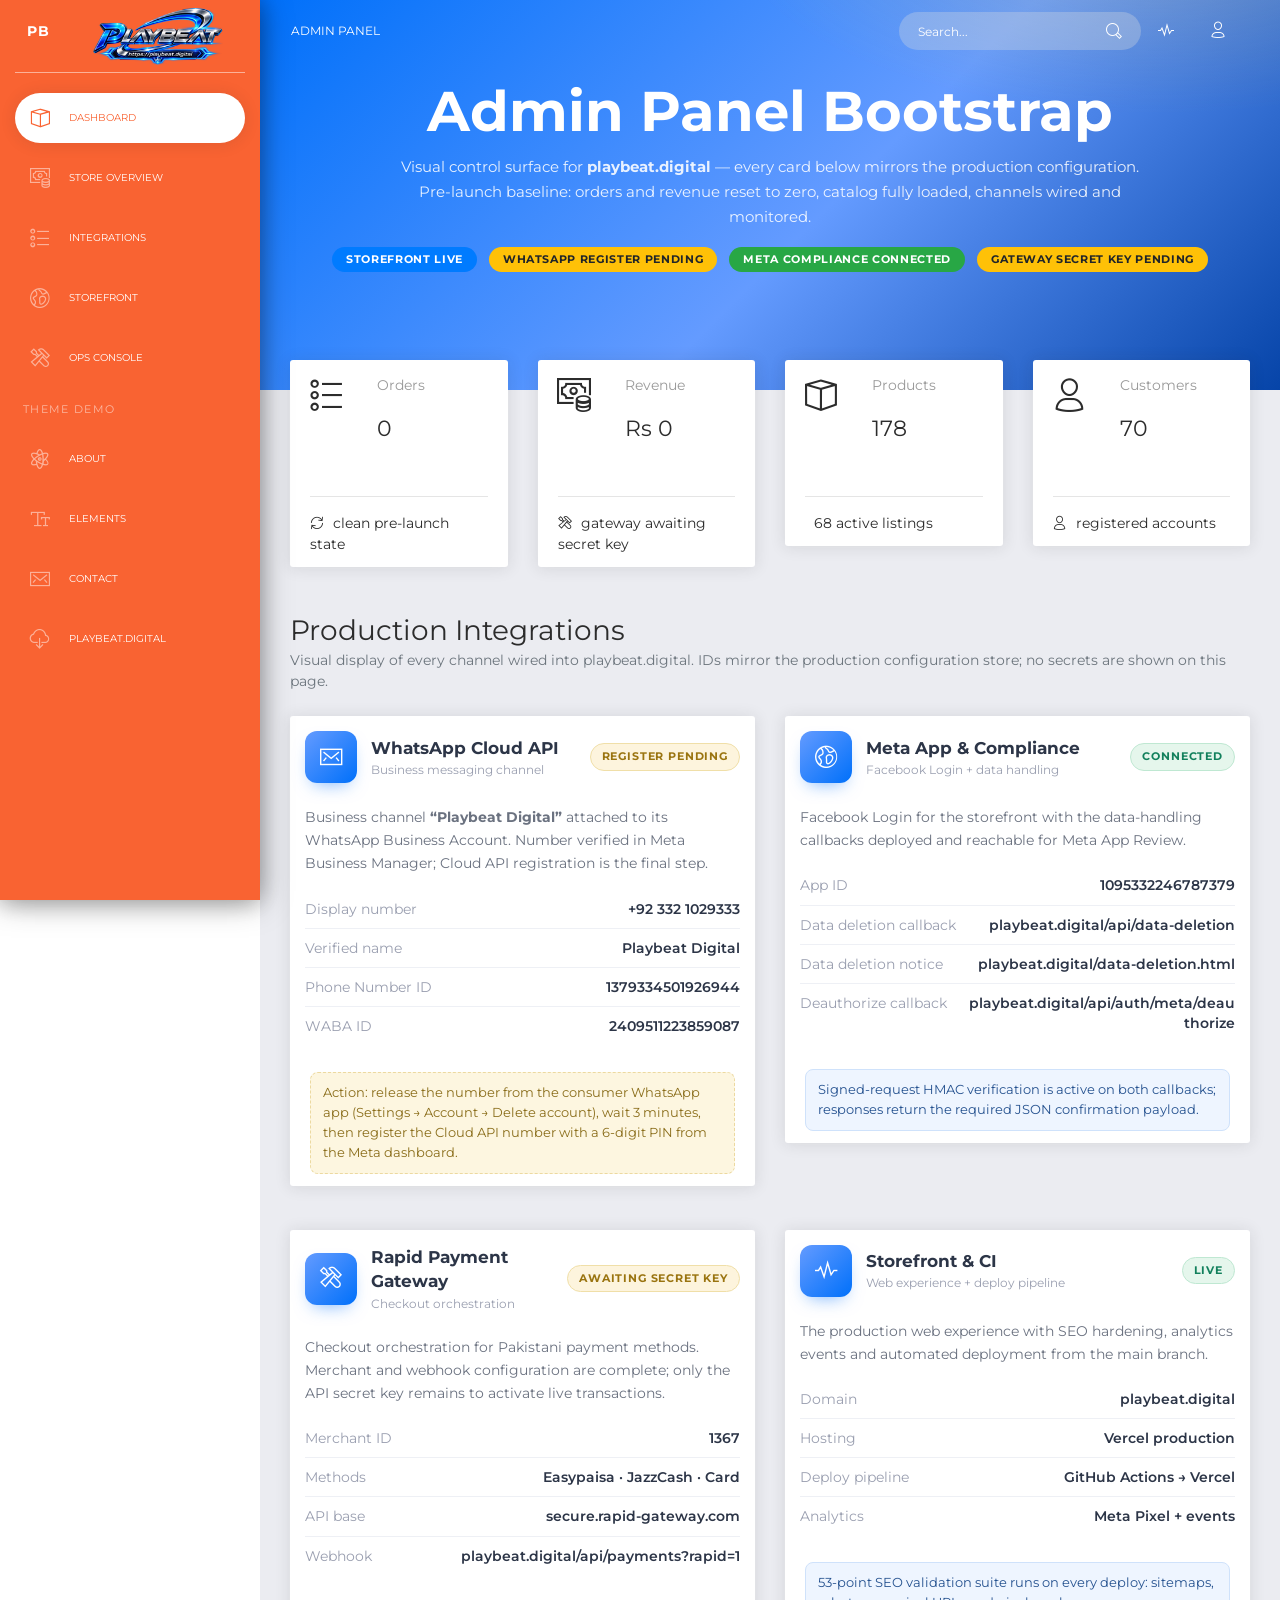
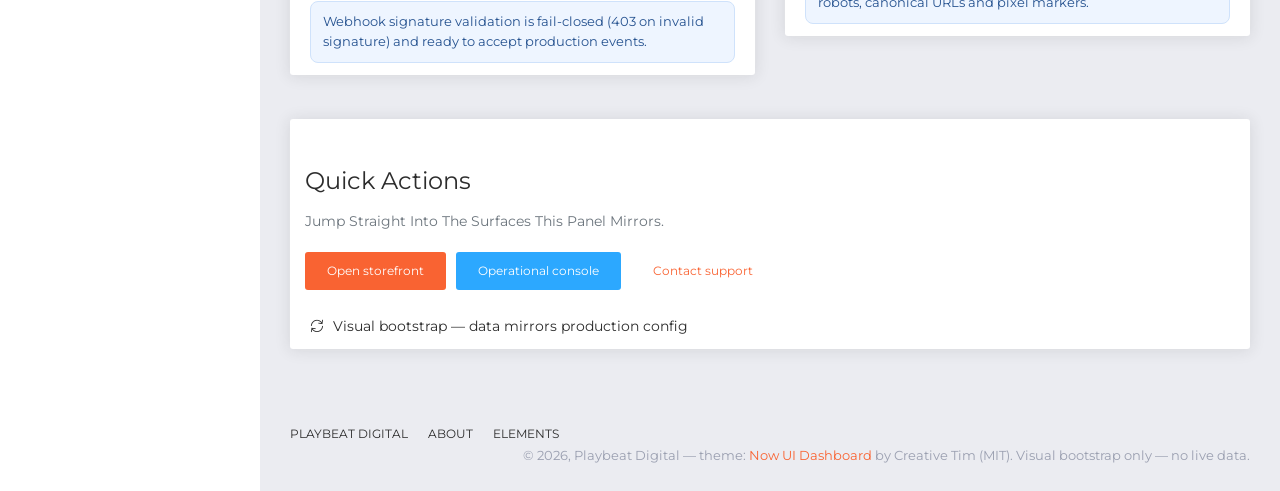
<file: admin/index.html>
<!--

=========================================================
* Playbeat Digital — Admin Panel Bootstrap (Now UI Dashboard edition)
* Based on: Now UI Dashboard v1.5.0 by Creative Tim (MIT)
*   https://www.creative-tim.com/product/now-ui-dashboard
* Visual-only build: theme applied + production integration display.
* No secrets, no backend.
=========================================================

-->
<!DOCTYPE html>
<html lang="en">

<head>
  <meta charset="utf-8" />
  <link rel="apple-touch-icon" sizes="76x76" href="assets/img/favicon.png">
  <link rel="icon" type="image/png" href="assets/img/favicon.png">
  <meta http-equiv="X-UA-Compatible" content="IE=edge,chrome=1" />
  <title>Playbeat Digital — Admin Panel (Now UI)</title>
  <meta content='width=device-width, initial-scale=1.0, maximum-scale=1.0, user-scalable=0, shrink-to-fit=no'
    name='viewport' />
  <!--     Fonts and icons     -->
  <link href="https://fonts.googleapis.com/css?family=Montserrat:400,700,200" rel="stylesheet" />
  <!-- CSS Files -->
  <link href="assets/css/bootstrap.min.css" rel="stylesheet" />
  <link href="assets/css/now-ui-dashboard.css?v=1.5.0" rel="stylesheet" />
  <!-- Playbeat visual layer -->
  <link href="assets/css/playbeat-nui.css" rel="stylesheet" />
</head>

<body class="">
  <div class="wrapper ">
    <div class="sidebar" data-color="orange">
      <!--
        Tip 1: You can change the color of the sidebar using: data-color="blue | green | orange | red | yellow"
      -->
      <div class="logo">
        <a href="index.html" class="simple-text logo-mini">
          PB
        </a>
        <a href="index.html" class="simple-text logo-normal pb-logo">
          <img src="assets/img/playbeat-logo.png" alt="Playbeat Digital">
        </a>
      </div>
      <div class="sidebar-wrapper" id="sidebar-wrapper">
        <ul class="nav">
          <li class="active">
            <a href="#top">
              <i class="now-ui-icons design_app"></i>
              <p>Dashboard</p>
            </a>
          </li>
          <li>
            <a href="#overview">
              <i class="now-ui-icons business_money-coins"></i>
              <p>Store Overview</p>
            </a>
          </li>
          <li>
            <a href="#integrations">
              <i class="now-ui-icons design_bullet-list-67"></i>
              <p>Integrations</p>
            </a>
          </li>
          <li>
            <a href="https://playbeat.digital" target="_blank" rel="noopener">
              <i class="now-ui-icons location_world"></i>
              <p>Storefront</p>
            </a>
          </li>
          <li>
            <a href="https://playbeat.digital/admin" target="_blank" rel="noopener">
              <i class="now-ui-icons ui-2_settings-90"></i>
              <p>Ops Console</p>
            </a>
          </li>
          <li class="pb-nav-section">Theme Demo</li>
          <li>
            <a href="../about.html">
              <i class="now-ui-icons education_atom"></i>
              <p>About</p>
            </a>
          </li>
          <li>
            <a href="../elements.html">
              <i class="now-ui-icons text_caps-small"></i>
              <p>Elements</p>
            </a>
          </li>
          <li>
            <a href="../contact.html">
              <i class="now-ui-icons ui-1_email-85"></i>
              <p>Contact</p>
            </a>
          </li>
          <li class="active-pro">
            <a href="https://playbeat.digital" target="_blank" rel="noopener">
              <i class="now-ui-icons arrows-1_cloud-download-93"></i>
              <p>playbeat.digital</p>
            </a>
          </li>
        </ul>
      </div>
    </div>
    <div class="main-panel" id="main-panel">
      <!-- Navbar -->
      <nav class="navbar navbar-expand-lg navbar-transparent navbar-absolute fixed-top">
        <div class="container-fluid">
          <div class="navbar-wrapper">
            <div class="navbar-toggle">
              <button type="button" class="navbar-toggler">
                <span class="navbar-toggler-bar bar1"></span>
                <span class="navbar-toggler-bar bar2"></span>
                <span class="navbar-toggler-bar bar3"></span>
              </button>
            </div>
            <a class="navbar-brand" href="#top">Admin Panel</a>
          </div>
          <button class="navbar-toggler" type="button" data-toggle="collapse" data-target="#navigation"
            aria-controls="navigation-index" aria-expanded="false" aria-label="Toggle navigation">
            <span class="navbar-toggler-bar navbar-kebab"></span>
            <span class="navbar-toggler-bar navbar-kebab"></span>
            <span class="navbar-toggler-bar navbar-kebab"></span>
          </button>
          <div class="collapse navbar-collapse justify-content-end" id="navigation">
            <form>
              <div class="input-group no-border">
                <input type="text" value="" class="form-control" placeholder="Search...">
                <div class="input-group-append">
                  <div class="input-group-text">
                    <i class="now-ui-icons ui-1_zoom-bold"></i>
                  </div>
                </div>
              </div>
            </form>
            <ul class="navbar-nav">
              <li class="nav-item">
                <a class="nav-link" href="https://playbeat.digital" target="_blank" rel="noopener">
                  <i class="now-ui-icons media-2_sound-wave"></i>
                  <p>
                    <span class="d-lg-none d-md-block">Storefront</span>
                  </p>
                </a>
              </li>
              <li class="nav-item">
                <a class="nav-link" href="https://playbeat.digital/admin" target="_blank" rel="noopener">
                  <i class="now-ui-icons users_single-02"></i>
                  <p>
                    <span class="d-lg-none d-md-block">Console</span>
                  </p>
                </a>
              </li>
            </ul>
          </div>
        </div>
      </nav>
      <!-- End Navbar -->

      <!-- Header -->
      <div class="panel-header pb-header" id="top">
        <div class="container text-center">
          <h1 class="display-4">Admin Panel Bootstrap</h1>
          <p>Visual control surface for <strong>playbeat.digital</strong> — every card below mirrors the
            production configuration. Pre-launch baseline: orders and revenue reset to zero, catalog
            fully loaded, channels wired and monitored.</p>
          <div class="pb-header-chips">
            <span class="badge badge-primary">Storefront live</span>
            <span class="badge badge-warning">WhatsApp register pending</span>
            <span class="badge badge-success">Meta compliance connected</span>
            <span class="badge badge-warning">Gateway secret key pending</span>
          </div>
        </div>
      </div>
      <!-- End Header -->

      <div class="content" id="overview">
        <!-- KPI row -->
        <div class="row">
          <div class="col-lg-3 col-md-6">
            <div class="card card-stats">
              <div class="card-body">
                <div class="row">
                  <div class="col-5 col-md-4">
                    <div class="icon-big text-center icon-warning">
                      <i class="now-ui-icons design_bullet-list-67"></i>
                    </div>
                  </div>
                  <div class="col-7 col-md-8">
                    <div class="numbers">
                      <p class="card-category">Orders</p>
                      <p class="card-title">0</p>
                    </div>
                  </div>
                </div>
              </div>
              <div class="card-footer">
                <hr />
                <div class="stats">
                  <i class="now-ui-icons arrows-1_refresh-69"></i> clean pre-launch state
                </div>
              </div>
            </div>
          </div>
          <div class="col-lg-3 col-md-6">
            <div class="card card-stats">
              <div class="card-body">
                <div class="row">
                  <div class="col-5 col-md-4">
                    <div class="icon-big text-center icon-success">
                      <i class="now-ui-icons business_money-coins"></i>
                    </div>
                  </div>
                  <div class="col-7 col-md-8">
                    <div class="numbers">
                      <p class="card-category">Revenue</p>
                      <p class="card-title">Rs 0</p>
                    </div>
                  </div>
                </div>
              </div>
              <div class="card-footer">
                <hr />
                <div class="stats">
                  <i class="now-ui-icons ui-2_settings-90"></i> gateway awaiting secret key
                </div>
              </div>
            </div>
          </div>
          <div class="col-lg-3 col-md-6">
            <div class="card card-stats">
              <div class="card-body">
                <div class="row">
                  <div class="col-5 col-md-4">
                    <div class="icon-big text-center icon-danger">
                      <i class="now-ui-icons design_app"></i>
                    </div>
                  </div>
                  <div class="col-7 col-md-8">
                    <div class="numbers">
                      <p class="card-category">Products</p>
                      <p class="card-title">178</p>
                    </div>
                  </div>
                </div>
              </div>
              <div class="card-footer">
                <hr />
                <div class="stats">
                  <i class="now-ui-icons check"></i> 68 active listings
                </div>
              </div>
            </div>
          </div>
          <div class="col-lg-3 col-md-6">
            <div class="card card-stats">
              <div class="card-body">
                <div class="row">
                  <div class="col-5 col-md-4">
                    <div class="icon-big text-center icon-primary">
                      <i class="now-ui-icons users_single-02"></i>
                    </div>
                  </div>
                  <div class="col-7 col-md-8">
                    <div class="numbers">
                      <p class="card-category">Customers</p>
                      <p class="card-title">70</p>
                    </div>
                  </div>
                </div>
              </div>
              <div class="card-footer">
                <hr />
                <div class="stats">
                  <i class="now-ui-icons users_single-02"></i> registered accounts
                </div>
              </div>
            </div>
          </div>
        </div>
        <!-- end KPI row -->

        <!-- Integrations -->
        <div class="row" id="integrations">
          <div class="col-12">
            <h3 class="mt-4 mb-0">Production Integrations</h3>
            <p class="text-muted mb-4">Visual display of every channel wired into playbeat.digital. IDs mirror the
              production configuration store; no secrets are shown on this page.</p>
          </div>

          <!-- WhatsApp Cloud API -->
          <div class="col-lg-6 mb-4">
            <div class="card pb-int-card">
              <div class="card-header">
                <div class="icon-big"><i class="now-ui-icons ui-1_email-85"></i></div>
                <div class="pb-int-title">
                  <h4>WhatsApp Cloud API</h4>
                  <h5>Business messaging channel</h5>
                </div>
                <span class="pb-badge pb-badge--pending">Register pending</span>
              </div>
              <div class="card-body">
                <p class="pb-int-desc">Business channel <strong>&ldquo;Playbeat Digital&rdquo;</strong> attached to its
                  WhatsApp Business Account. Number verified in Meta Business Manager; Cloud API registration is the
                  final step.</p>
                <div class="pb-int-row"><span class="k">Display number</span><span class="v">+92 332
                    1029333</span></div>
                <div class="pb-int-row"><span class="k">Verified name</span><span class="v">Playbeat Digital</span>
                </div>
                <div class="pb-int-row"><span class="k">Phone Number ID</span><span
                    class="v">1379334501926944</span></div>
                <div class="pb-int-row"><span class="k">WABA ID</span><span class="v">2409511223859087</span></div>
              </div>
              <div class="card-footer">
                <div class="pb-int-note pb-int-note--warn">
                  Action: release the number from the consumer WhatsApp app (Settings &rarr; Account &rarr; Delete
                  account), wait 3 minutes, then register the Cloud API number with a 6-digit PIN from the Meta
                  dashboard.
                </div>
              </div>
            </div>
          </div>

          <!-- Meta App & Compliance -->
          <div class="col-lg-6 mb-4">
            <div class="card pb-int-card">
              <div class="card-header">
                <div class="icon-big"><i class="now-ui-icons location_world"></i></div>
                <div class="pb-int-title">
                  <h4>Meta App &amp; Compliance</h4>
                  <h5>Facebook Login + data handling</h5>
                </div>
                <span class="pb-badge pb-badge--ok">Connected</span>
              </div>
              <div class="card-body">
                <p class="pb-int-desc">Facebook Login for the storefront with the data-handling callbacks deployed and
                  reachable for Meta App Review.</p>
                <div class="pb-int-row"><span class="k">App ID</span><span class="v">1095332246787379</span></div>
                <div class="pb-int-row"><span class="k">Data deletion callback</span><span
                    class="v">playbeat.digital/api/data-deletion</span></div>
                <div class="pb-int-row"><span class="k">Data deletion notice</span><span
                    class="v">playbeat.digital/data-deletion.html</span></div>
                <div class="pb-int-row"><span class="k">Deauthorize callback</span><span
                    class="v">playbeat.digital/api/auth/meta/deauthorize</span></div>
              </div>
              <div class="card-footer">
                <div class="pb-int-note pb-int-note--info">
                  Signed-request HMAC verification is active on both callbacks; responses return the required JSON
                  confirmation payload.
                </div>
              </div>
            </div>
          </div>

          <!-- Rapid Payment Gateway -->
          <div class="col-lg-6 mb-4">
            <div class="card pb-int-card">
              <div class="card-header">
                <div class="icon-big"><i class="now-ui-icons ui-2_settings-90"></i></div>
                <div class="pb-int-title">
                  <h4>Rapid Payment Gateway</h4>
                  <h5>Checkout orchestration</h5>
                </div>
                <span class="pb-badge pb-badge--pending">Awaiting secret key</span>
              </div>
              <div class="card-body">
                <p class="pb-int-desc">Checkout orchestration for Pakistani payment methods. Merchant and webhook
                  configuration are complete; only the API secret key remains to activate live transactions.</p>
                <div class="pb-int-row"><span class="k">Merchant ID</span><span class="v">1367</span></div>
                <div class="pb-int-row"><span class="k">Methods</span><span class="v">Easypaisa &middot; JazzCash
                    &middot; Card</span></div>
                <div class="pb-int-row"><span class="k">API base</span><span
                    class="v">secure.rapid-gateway.com</span></div>
                <div class="pb-int-row"><span class="k">Webhook</span><span
                    class="v">playbeat.digital/api/payments?rapid=1</span></div>
              </div>
              <div class="card-footer">
                <div class="pb-int-note pb-int-note--info">
                  Webhook signature validation is fail-closed (403 on invalid signature) and ready to accept production
                  events.
                </div>
              </div>
            </div>
          </div>

          <!-- Storefront & CI -->
          <div class="col-lg-6 mb-4">
            <div class="card pb-int-card">
              <div class="card-header">
                <div class="icon-big"><i class="now-ui-icons media-2_sound-wave"></i></div>
                <div class="pb-int-title">
                  <h4>Storefront &amp; CI</h4>
                  <h5>Web experience + deploy pipeline</h5>
                </div>
                <span class="pb-badge pb-badge--ok">Live</span>
              </div>
              <div class="card-body">
                <p class="pb-int-desc">The production web experience with SEO hardening, analytics events and
                  automated deployment from the main branch.</p>
                <div class="pb-int-row"><span class="k">Domain</span><span class="v">playbeat.digital</span></div>
                <div class="pb-int-row"><span class="k">Hosting</span><span class="v">Vercel production</span></div>
                <div class="pb-int-row"><span class="k">Deploy pipeline</span><span class="v">GitHub Actions &rarr;
                    Vercel</span></div>
                <div class="pb-int-row"><span class="k">Analytics</span><span class="v">Meta Pixel + events</span>
                </div>
              </div>
              <div class="card-footer">
                <div class="pb-int-note pb-int-note--info">
                  53-point SEO validation suite runs on every deploy: sitemaps, robots, canonical URLs and pixel
                  markers.
                </div>
              </div>
            </div>
          </div>
        </div>
        <!-- end integrations -->

        <!-- Quick actions -->
        <div class="row pb-actions">
          <div class="col-12">
            <div class="card">
              <div class="card-body">
                <h4 class="card-title">Quick Actions</h4>
                <p class="card-category text-muted mb-3">Jump straight into the surfaces this panel mirrors.</p>
                <a class="btn btn-primary" href="https://playbeat.digital" target="_blank"
                  rel="noopener">Open storefront</a>
                <a class="btn btn-info" href="https://playbeat.digital/admin" target="_blank"
                  rel="noopener">Operational console</a>
                <a class="btn btn-neutral" href="../contact.html">Contact support</a>
              </div>
              <div class="card-footer">
                <div class="stats">
                  <i class="now-ui-icons arrows-1_refresh-69"></i> Visual bootstrap — data mirrors production config
                </div>
              </div>
            </div>
          </div>
        </div>
        <!-- end quick actions -->
      </div>

      <footer class="footer">
        <div class="container-fluid">
          <nav>
            <ul>
              <li>
                <a href="https://playbeat.digital" target="_blank" rel="noopener">Playbeat Digital</a>
              </li>
              <li>
                <a href="../about.html">About</a>
              </li>
              <li>
                <a href="../elements.html">Elements</a>
              </li>
            </ul>
          </nav>
          <div class="copyright pb-foot-copyright">
            &copy;
            <script>
              document.write(new Date().getFullYear())
            </script>, Playbeat Digital — theme:
            <a href="https://www.creative-tim.com/product/now-ui-dashboard" target="_blank" rel="noopener">Now UI
              Dashboard</a> by Creative Tim (MIT). Visual bootstrap only — no live data.
          </div>
        </div>
      </footer>
    </div>
  </div>
  <!--   Core JS Files   -->
  <script src="assets/js/core/jquery.min.js" type="text/javascript"></script>
  <script src="assets/js/core/popper.min.js" type="text/javascript"></script>
  <script src="assets/js/core/bootstrap.min.js" type="text/javascript"></script>
  <script src="assets/js/plugins/perfect-scrollbar.jquery.min.js" type="text/javascript"></script>
  <!-- Control Center for Now Ui Dashboard: parallax effects, scripts for the example pages etc -->
  <script src="assets/js/now-ui-dashboard.js" type="text/javascript"></script>
</body>

</html>
</file>
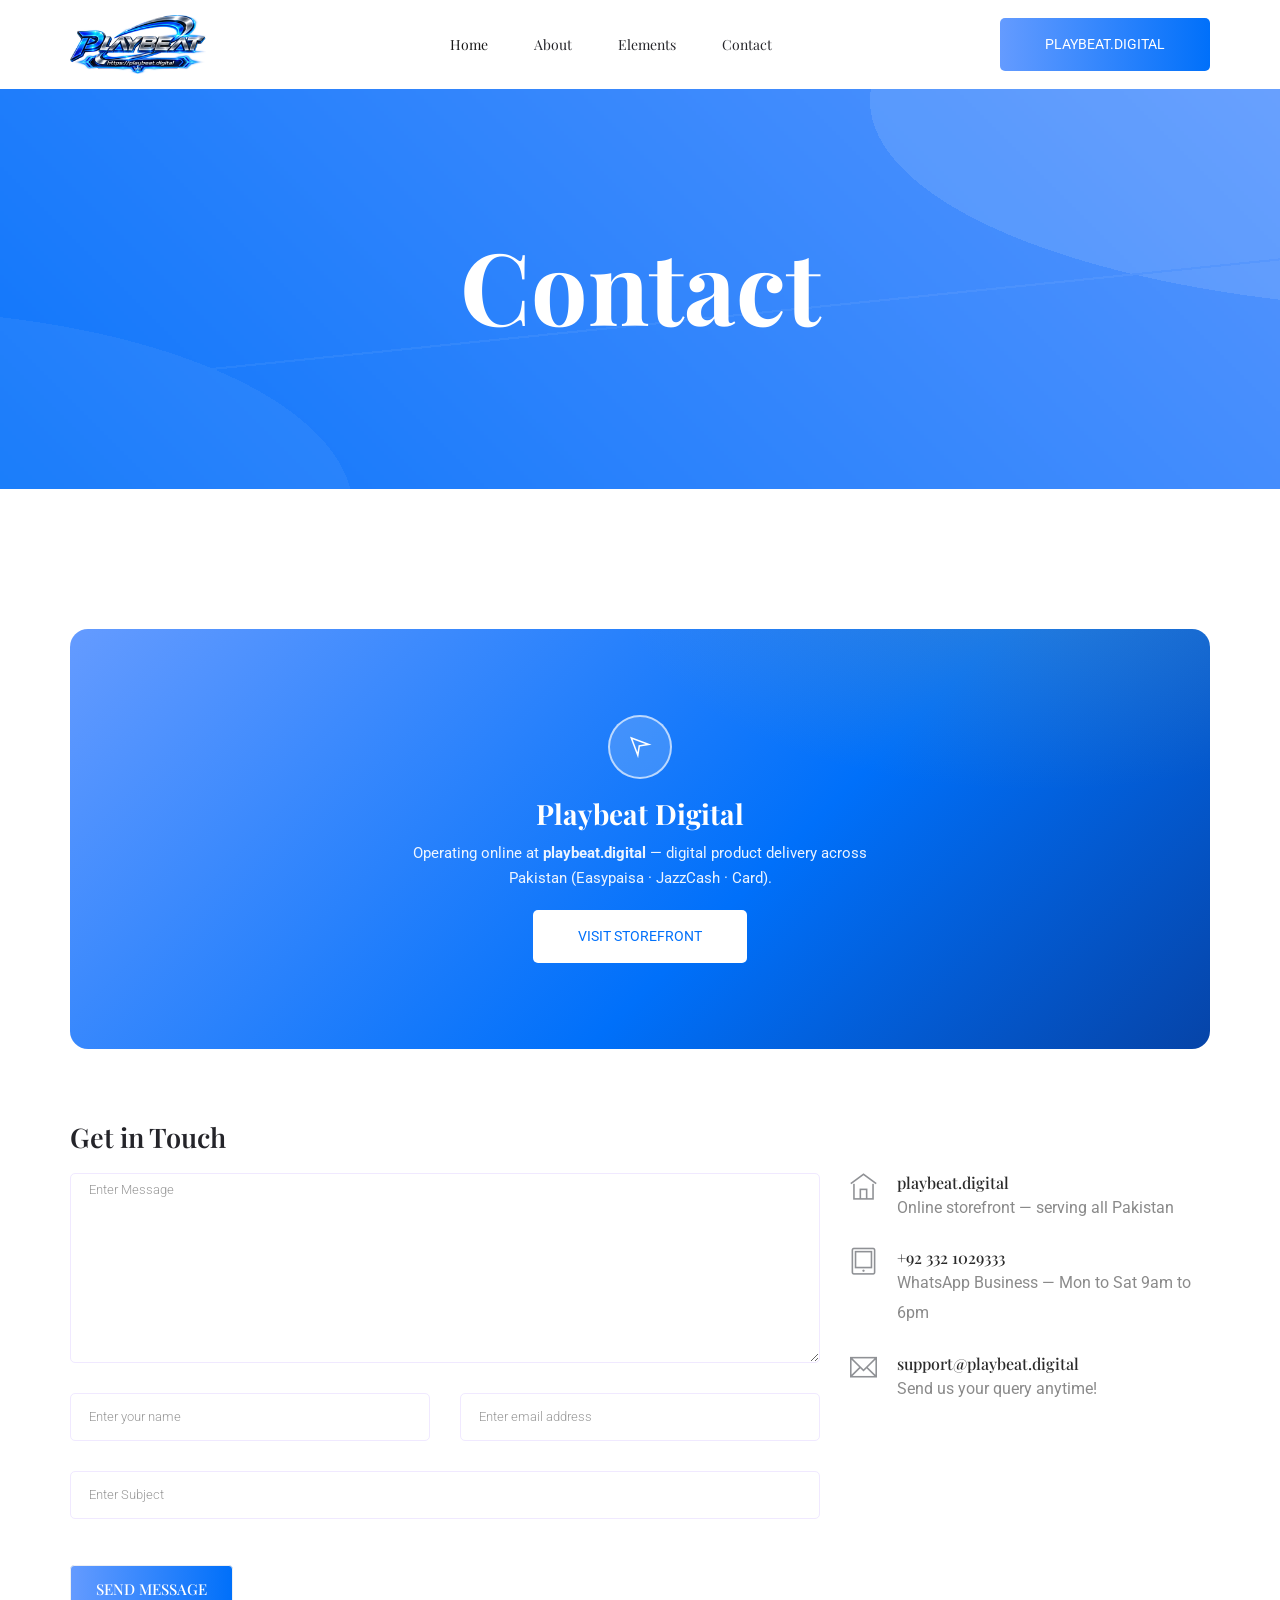
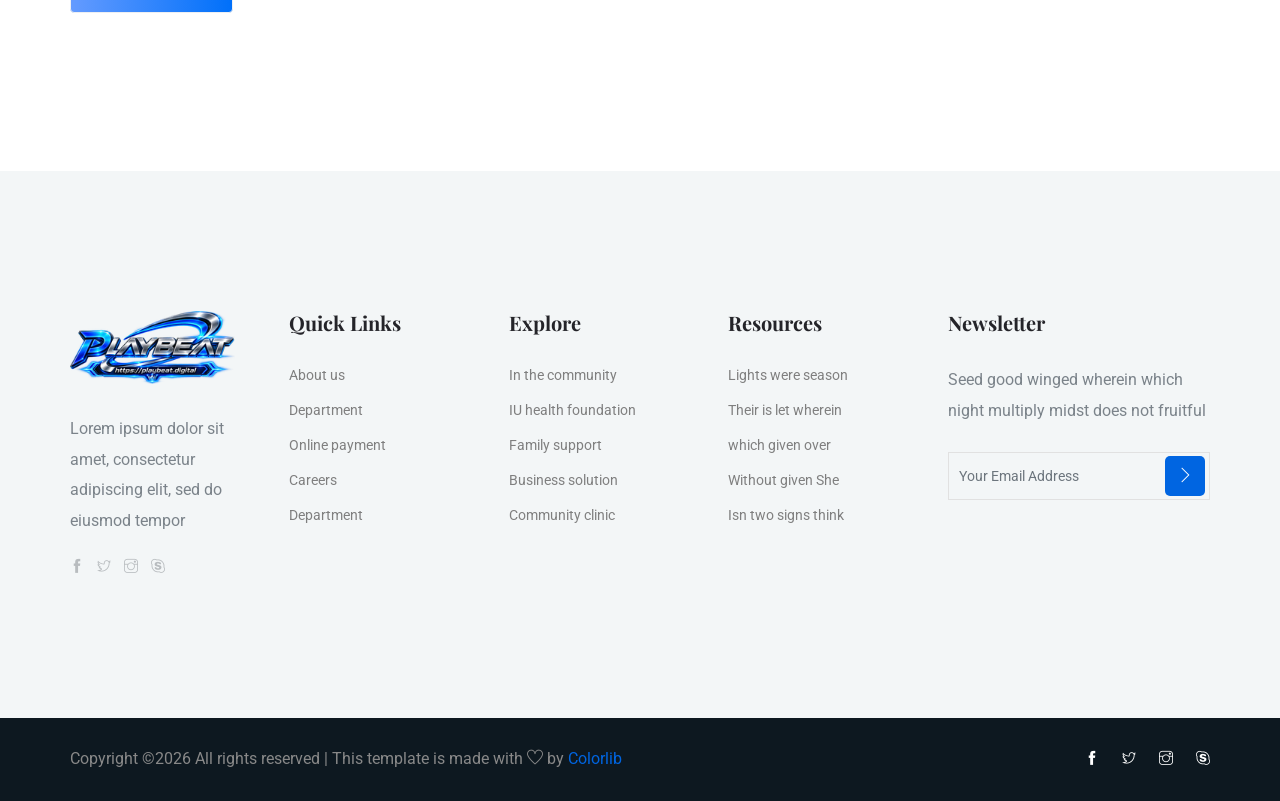
<file: contact.html>
<!doctype html>
<html lang="en">

<head>
  <!-- Required meta tags -->
  <meta charset="utf-8">
  <meta name="viewport" content="width=device-width, initial-scale=1, shrink-to-fit=no">
  <title>Playbeat Digital — Contact</title>
  <link rel="icon" href="img/favicon.png">
  <!-- Bootstrap CSS -->
  <link rel="stylesheet" href="css/bootstrap.min.css">
  <!-- animate CSS -->
  <link rel="stylesheet" href="css/animate.css">
  <!-- owl carousel CSS -->
  <link rel="stylesheet" href="css/owl.carousel.min.css">
  <!-- themify CSS -->
  <link rel="stylesheet" href="css/themify-icons.css">
  <!-- flaticon CSS -->
  <link rel="stylesheet" href="css/flaticon.css">
  <!-- magnific popup CSS -->
  <link rel="stylesheet" href="css/magnific-popup.css">
  <!-- nice select CSS -->
  <link rel="stylesheet" href="css/nice-select.css">
  <!-- swiper CSS -->
  <link rel="stylesheet" href="css/slick.css">
  <!-- style CSS -->
  <link rel="stylesheet" href="css/style.css">
  <!-- playbeat admin layer -->
  <link rel="stylesheet" href="css/admin.css">
</head>

<body>
  <!--::header part start::-->
  <header class="main_menu">
    <div class="container">
      <div class="row align-items-center">
        <div class="col-lg-12">
          <nav class="navbar navbar-expand-lg navbar-light">
            <a class="navbar-brand" href="index.html"> <img src="img/logo.png" alt="logo"> </a>
            <button class="navbar-toggler" type="button" data-toggle="collapse" data-target="#navbarSupportedContent"
              aria-controls="navbarSupportedContent" aria-expanded="false" aria-label="Toggle navigation">
              <span class="navbar-toggler-icon"></span>
            </button>

            <div class="collapse navbar-collapse main-menu-item justify-content-center" id="navbarSupportedContent">
                                          <ul class="navbar-nav align-items-center">
                                <li class="nav-item active">
                                    <a class="nav-link" href="index.html">Home</a>
                                </li>
                                <li class="nav-item">
                                    <a class="nav-link" href="about.html">about</a>
                                </li>
                                <li class="nav-item">
                                    <a class="nav-link" href="elements.html">Elements</a>
                                </li>
                                <li class="nav-item">
                                    <a class="nav-link" href="contact.html">Contact</a>
                                </li>
                            </ul>
            </div>
            <a class="btn_2 d-none d-lg-block" href="https://playbeat.digital" target="_blank" rel="noopener">playbeat.digital</a>
          </nav>
        </div>
      </div>
    </div>
  </header>
  <!-- Header part end-->

  <!-- breadcrumb start-->
  <section class="breadcrumb_part breadcrumb_bg">
    <div class="container">
      <div class="row">
        <div class="col-lg-12">
          <div class="breadcrumb_iner">
            <div class="breadcrumb_iner_item">
              <h2>contact</h2>
            </div>
          </div>
        </div>
      </div>
    </div>
  </section>
  <!-- breadcrumb start-->

  <!-- ================ contact section start ================= -->
  <section class="contact-section section_padding">
    <div class="container">
      <div class="d-none d-sm-block mb-5 pb-4">
        <div class="pb-map-card">
          <div class="pb-map-pin"><i class="ti-location-arrow"></i></div>
          <h4>Playbeat Digital</h4>
          <p>Operating online at <strong>playbeat.digital</strong> — digital product delivery across Pakistan
            (Easypaisa · JazzCash · Card).</p>
          <a class="btn_2" href="https://playbeat.digital" target="_blank" rel="noopener">visit storefront</a>
        </div>

      </div>


      <div class="row">
        <div class="col-12">
          <h2 class="contact-title">Get in Touch</h2>
        </div>
        <div class="col-lg-8">
          <form class="form-contact contact_form" action="contact_process.php" method="post" id="contactForm"
            novalidate="novalidate">
            <div class="row">
              <div class="col-12">
                <div class="form-group">

                  <textarea class="form-control w-100" name="message" id="message" cols="30" rows="9"
                    onfocus="this.placeholder = ''" onblur="this.placeholder = 'Enter Message'"
                    placeholder='Enter Message'></textarea>
                </div>
              </div>
              <div class="col-sm-6">
                <div class="form-group">
                  <input class="form-control" name="name" id="name" type="text" onfocus="this.placeholder = ''"
                    onblur="this.placeholder = 'Enter your name'" placeholder='Enter your name'>
                </div>
              </div>
              <div class="col-sm-6">
                <div class="form-group">
                  <input class="form-control" name="email" id="email" type="email" onfocus="this.placeholder = ''"
                    onblur="this.placeholder = 'Enter email address'" placeholder='Enter email address'>
                </div>
              </div>
              <div class="col-12">
                <div class="form-group">
                  <input class="form-control" name="subject" id="subject" type="text" onfocus="this.placeholder = ''"
                    onblur="this.placeholder = 'Enter Subject'" placeholder='Enter Subject'>
                </div>
              </div>
            </div>
            <div class="form-group mt-3">
              <button type="submit" class="button button-contactForm btn_1">Send Message</button>
            </div>
          </form>
        </div>
        <div class="col-lg-4">
          <div class="media contact-info">
            <span class="contact-info__icon"><i class="ti-home"></i></span>
            <div class="media-body">
              <h3>playbeat.digital</h3>
              <p>Online storefront — serving all Pakistan</p>
            </div>
          </div>
          <div class="media contact-info">
            <span class="contact-info__icon"><i class="ti-tablet"></i></span>
            <div class="media-body">
              <h3>+92 332 1029333</h3>
              <p>WhatsApp Business — Mon to Sat 9am to 6pm</p>
            </div>
          </div>
          <div class="media contact-info">
            <span class="contact-info__icon"><i class="ti-email"></i></span>
            <div class="media-body">
              <h3>support@playbeat.digital</h3>
              <p>Send us your query anytime!</p>
            </div>
          </div>
        </div>
      </div>
    </div>
  </section>
  <!-- ================ contact section end ================= -->

  <!-- footer part start-->
  <footer class="footer-area">
    <div class="footer section_padding">
      <div class="container">
        <div class="row justify-content-between">
          <div class="col-xl-2 col-md-4 col-sm-6 single-footer-widget">
            <a href="#" class="footer_logo"> <img src="img/logo.png" alt="#"> </a>
            <p>Lorem ipsum dolor sit amet, consectetur adipiscing elit, sed do eiusmod tempor </p>
            <div class="social_logo">
              <a href="#"><i class="ti-facebook"></i></a>
              <a href="#"> <i class="ti-twitter"></i> </a>
              <a href="#"><i class="ti-instagram"></i></a>
              <a href="#"><i class="ti-skype"></i></a>
            </div>
          </div>
          <div class="col-xl-2 col-sm-6 col-md-4 single-footer-widget">
            <h4>Quick Links</h4>
            <ul>
              <li><a href="#">About us</a></li>
              <li><a href="#">Department</a></li>
              <li><a href="#"> Online payment</a></li>
              <li><a href="#">Careers</a></li>
              <li><a href="#">Department</a></li>
            </ul>
          </div>
          <div class="col-xl-2 col-sm-6 col-md-4 single-footer-widget">
            <h4>Explore</h4>
            <ul>
              <li><a href="#">In the community</a></li>
              <li><a href="#">IU health foundation</a></li>
              <li><a href="#">Family support </a></li>
              <li><a href="#">Business solution</a></li>
              <li><a href="#">Community clinic</a></li>
            </ul>
          </div>
          <div class="col-xl-2 col-sm-6 col-md-6 single-footer-widget">
            <h4>Resources</h4>
            <ul>
              <li><a href="#">Lights were season</a></li>
              <li><a href="#"> Their is let wherein</a></li>
              <li><a href="#">which given over</a></li>
              <li><a href="#">Without given She</a></li>
              <li><a href="#">Isn two signs think</a></li>
            </ul>
          </div>
          <div class="col-xl-3 col-sm-6 col-md-6 single-footer-widget">
            <h4>Newsletter</h4>
            <p>Seed good winged wherein which night multiply
              midst does not fruitful</p>
            <div class="form-wrap" id="mc_embed_signup">
              <form target="_blank"
                action="https://spondonit.us12.list-manage.com/subscribe/post?u=1462626880ade1ac87bd9c93a&amp;id=92a4423d01"
                method="get" class="form-inline">
                <input class="form-control" name="EMAIL" placeholder="Your Email Address"
                  onfocus="this.placeholder = ''" onblur="this.placeholder = 'Your Email Address '" required=""
                  type="email">
                <button class="click-btn btn btn-default text-uppercase"> <i class="ti-angle-right"></i>
                </button>
                <div style="position: absolute; left: -5000px;">
                  <input name="b_36c4fd991d266f23781ded980_aefe40901a" tabindex="-1" value="" type="text">
                </div>

                <div class="info"></div>
              </form>
            </div>
          </div>
        </div>
      </div>
    </div>

    <div class="copyright_part">
      <div class="container">
        <div class="row align-items-center">
          <p class="footer-text m-0 col-lg-8 col-md-12"><!-- Link back to Colorlib can't be removed. Template is licensed under CC BY 3.0. -->
Copyright &copy;<script>document.write(new Date().getFullYear());</script> All rights reserved | This template is made with <i class="ti-heart" aria-hidden="true"></i> by <a href="https://colorlib.com" target="_blank">Colorlib</a>
<!-- Link back to Colorlib can't be removed. Template is licensed under CC BY 3.0. -->
</p>
          <div class="col-lg-4 col-md-12 text-center text-lg-right footer-social">
            <a href="#"><i class="ti-facebook"></i></a>
            <a href="#"> <i class="ti-twitter"></i> </a>
            <a href="#"><i class="ti-instagram"></i></a>
            <a href="#"><i class="ti-skype"></i></a>
          </div>
        </div>
      </div>
    </div>
  </footer>

  <!-- footer part end-->

  <!-- jquery plugins here-->

  <script src="js/jquery-1.12.1.min.js"></script>
  <!-- popper js -->
  <script src="js/popper.min.js"></script>
  <!-- bootstrap js -->
  <script src="js/bootstrap.min.js"></script>
  <!-- owl carousel js -->
  <script src="js/owl.carousel.min.js"></script>
  <script src="js/jquery.nice-select.min.js"></script>
  <!-- contact js -->
  <script src="js/jquery.ajaxchimp.min.js"></script>
  <script src="js/jquery.form.js"></script>
  <script src="js/jquery.validate.min.js"></script>
  <script src="js/mail-script.js"></script>
  <script src="js/contact.js"></script>
  <!-- custom js -->
  <script src="js/custom.js"></script>
</body>

</html>
</file>
<file: admin/assets/css/playbeat-nui.css>
/* ============================================================
   PLAYBEAT ADMIN — Now UI Dashboard playbeat layer
   Visual-only overrides on top of now-ui-dashboard.css v1.5.0.
   Palette: Playbeat blue (#0070fa / #649bff) + gold (#F5C542).
   ============================================================ */

/* ---------- sidebar brand ---------- */
.sidebar .logo a.logo-normal.pb-logo {
  padding: 0;
  display: block;
  margin: 0 auto;
}

.sidebar .logo .pb-logo img {
  display: block;
  max-width: 130px;
  height: auto;
  margin: 0 auto;
}

.sidebar .logo a.logo-mini {
  font-weight: 700;
  letter-spacing: 0.05em;
}

/* sidebar section label */
.sidebar-wrapper .nav .pb-nav-section {
  padding: 18px 23px 6px;
  font-size: 11px;
  text-transform: uppercase;
  letter-spacing: 0.12em;
  color: rgba(255, 255, 255, 0.55);
}

/* ---------- panel header — Playbeat gradient ---------- */
.panel-header.pb-header {
  height: auto;
  background:
    radial-gradient(720px 320px at 88% -20%, rgba(245, 197, 66, 0.22), transparent 60%),
    linear-gradient(135deg, #0070fa 0%, #649bff 55%, #0644a8 100%);
  padding: 78px 0 118px;
}

.panel-header.pb-header h1 {
  color: #fff;
  font-weight: 700;
  margin-bottom: 10px;
}

.panel-header.pb-header p {
  color: rgba(255, 255, 255, 0.88);
  max-width: 760px;
  margin: 0 auto;
  font-size: 15px;
  line-height: 1.65;
}

.panel-header.pb-header .pb-header-chips {
  margin-top: 18px;
}

.panel-header.pb-header .pb-header-chips .badge {
  font-size: 11px;
  letter-spacing: 0.06em;
  padding: 7px 14px;
  border-radius: 30px;
  margin: 0 4px;
  text-transform: uppercase;
}

/* ---------- KPI card-stats accents ---------- */
.card.card-stats .icon-big {
  font-size: 2.4em;
}

.card.card-stats .card-title {
  font-size: 1.6em;
}

/* ---------- integration cards ---------- */
.pb-int-card .card-header {
  display: flex;
  align-items: center;
  gap: 14px;
  padding-bottom: 8px;
}

.pb-int-card .card-header .icon-big {
  width: 52px;
  height: 52px;
  border-radius: 12px;
  display: flex;
  align-items: center;
  justify-content: center;
  font-size: 1.6em;
  color: #fff;
  background-image: linear-gradient(135deg, #649bff, #0070fa);
  box-shadow: 0 8px 18px -8px rgba(0, 112, 250, 0.55);
  flex: 0 0 auto;
}

.pb-int-card .card-header .pb-int-title {
  margin-right: auto;
}

.pb-int-card .card-header h4 {
  margin: 0;
  font-weight: 700;
  font-size: 17px;
  color: #2c3547;
}

.pb-int-card .card-header h5 {
  margin: 2px 0 0;
  font-size: 12px;
  color: #9a9fb0;
  font-weight: 400;
}

.pb-int-card .card-body .pb-int-desc {
  color: #6b7280;
  font-size: 14px;
  line-height: 1.65;
  margin-bottom: 14px;
}

/* key/value rows */
.pb-int-row {
  display: flex;
  justify-content: space-between;
  align-items: baseline;
  gap: 18px;
  padding: 9px 0;
  border-bottom: 1px solid #eef0f5;
  font-size: 13.5px;
}

.pb-int-row:last-of-type {
  border-bottom: 0;
}

.pb-int-row .k {
  color: #9a9fb0;
  flex: 0 0 auto;
}

.pb-int-row .v {
  color: #2c3547;
  font-weight: 600;
  text-align: right;
  word-break: break-all;
}

/* action note inside card footer */
.pb-int-note {
  font-size: 12.5px;
  line-height: 1.6;
  border-radius: 8px;
  padding: 10px 12px;
  margin-top: 4px;
}

.pb-int-note--warn {
  color: #8a6d1a;
  background: #fdf6e0;
  border: 1px dashed #ecd9a0;
}

.pb-int-note--info {
  color: #24518f;
  background: #eef5ff;
  border: 1px solid #cfe2fb;
}

/* status badges */
.pb-badge {
  display: inline-block;
  font-size: 10.5px;
  font-weight: 700;
  text-transform: uppercase;
  letter-spacing: 0.08em;
  padding: 5px 11px;
  border-radius: 30px;
  white-space: nowrap;
}

.pb-badge--ok {
  color: #12805c;
  background: #e5f6ec;
  border: 1px solid #bfe8d2;
}

.pb-badge--pending {
  color: #9a7410;
  background: #fdf4dd;
  border: 1px solid #f0dfa8;
}

/* ---------- quick actions ---------- */
.pb-actions .btn {
  margin: 4px 6px 4px 0;
}

/* ---------- footer ---------- */
.footer .pb-foot-copyright {
  color: #9a9fb0;
  font-size: 13px;
}

/* ============================================================
   DESKTOP FIX — headless/odd device metrics can match the
   theme's iPad device-query (min/max-device-width 768-1024
   landscape), which force-hides the sidebar and stretches the
   main panel. Restore the intended desktop layout at >=992px.
   ============================================================ */
@media (min-width: 992px) {
  .sidebar,
  .bootstrap-navbar {
    transform: translate3d(0, 0, 0) !important;
  }

  .main-panel {
    width: calc(100% - 260px) !important;
  }

  .navbar .navbar-toggle {
    display: none !important;
  }
}
</file>
<file: css/themify-icons.css>
@font-face {
	font-family: 'themify';
	src:url('../fonts/themify.eot?-fvbane');
	src:url('../fonts/themify.eot?#iefix-fvbane') format('embedded-opentype'),
		url('../fonts/themify.woff?-fvbane') format('woff'),
		url('../fonts/themify.ttf?-fvbane') format('truetype'),
		url('../fonts/themify.svg?-fvbane#themify') format('svg');
	font-weight: normal;
	font-style: normal;
}

[class^="ti-"], [class*=" ti-"] {
	font-family: 'themify';
	speak: none;
	font-style: normal;
	font-weight: normal;
	font-variant: normal;
	text-transform: none;
	line-height: 1;

	/* Better Font Rendering =========== */
	-webkit-font-smoothing: antialiased;
	-moz-osx-font-smoothing: grayscale;
}

.ti-wand:before {
	content: "\e600";
}
.ti-volume:before {
	content: "\e601";
}
.ti-user:before {
	content: "\e602";
}
.ti-unlock:before {
	content: "\e603";
}
.ti-unlink:before {
	content: "\e604";
}
.ti-trash:before {
	content: "\e605";
}
.ti-thought:before {
	content: "\e606";
}
.ti-target:before {
	content: "\e607";
}
.ti-tag:before {
	content: "\e608";
}
.ti-tablet:before {
	content: "\e609";
}
.ti-star:before {
	content: "\e60a";
}
.ti-spray:before {
	content: "\e60b";
}
.ti-signal:before {
	content: "\e60c";
}
.ti-shopping-cart:before {
	content: "\e60d";
}
.ti-shopping-cart-full:before {
	content: "\e60e";
}
.ti-settings:before {
	content: "\e60f";
}
.ti-search:before {
	content: "\e610";
}
.ti-zoom-in:before {
	content: "\e611";
}
.ti-zoom-out:before {
	content: "\e612";
}
.ti-cut:before {
	content: "\e613";
}
.ti-ruler:before {
	content: "\e614";
}
.ti-ruler-pencil:before {
	content: "\e615";
}
.ti-ruler-alt:before {
	content: "\e616";
}
.ti-bookmark:before {
	content: "\e617";
}
.ti-bookmark-alt:before {
	content: "\e618";
}
.ti-reload:before {
	content: "\e619";
}
.ti-plus:before {
	content: "\e61a";
}
.ti-pin:before {
	content: "\e61b";
}
.ti-pencil:before {
	content: "\e61c";
}
.ti-pencil-alt:before {
	content: "\e61d";
}
.ti-paint-roller:before {
	content: "\e61e";
}
.ti-paint-bucket:before {
	content: "\e61f";
}
.ti-na:before {
	content: "\e620";
}
.ti-mobile:before {
	content: "\e621";
}
.ti-minus:before {
	content: "\e622";
}
.ti-medall:before {
	content: "\e623";
}
.ti-medall-alt:before {
	content: "\e624";
}
.ti-marker:before {
	content: "\e625";
}
.ti-marker-alt:before {
	content: "\e626";
}
.ti-arrow-up:before {
	content: "\e627";
}
.ti-arrow-right:before {
	content: "\e628";
}
.ti-arrow-left:before {
	content: "\e629";
}
.ti-arrow-down:before {
	content: "\e62a";
}
.ti-lock:before {
	content: "\e62b";
}
.ti-location-arrow:before {
	content: "\e62c";
}
.ti-link:before {
	content: "\e62d";
}
.ti-layout:before {
	content: "\e62e";
}
.ti-layers:before {
	content: "\e62f";
}
.ti-layers-alt:before {
	content: "\e630";
}
.ti-key:before {
	content: "\e631";
}
.ti-import:before {
	content: "\e632";
}
.ti-image:before {
	content: "\e633";
}
.ti-heart:before {
	content: "\e634";
}
.ti-heart-broken:before {
	content: "\e635";
}
.ti-hand-stop:before {
	content: "\e636";
}
.ti-hand-open:before {
	content: "\e637";
}
.ti-hand-drag:before {
	content: "\e638";
}
.ti-folder:before {
	content: "\e639";
}
.ti-flag:before {
	content: "\e63a";
}
.ti-flag-alt:before {
	content: "\e63b";
}
.ti-flag-alt-2:before {
	content: "\e63c";
}
.ti-eye:before {
	content: "\e63d";
}
.ti-export:before {
	content: "\e63e";
}
.ti-exchange-vertical:before {
	content: "\e63f";
}
.ti-desktop:before {
	content: "\e640";
}
.ti-cup:before {
	content: "\e641";
}
.ti-crown:before {
	content: "\e642";
}
.ti-comments:before {
	content: "\e643";
}
.ti-comment:before {
	content: "\e644";
}
.ti-comment-alt:before {
	content: "\e645";
}
.ti-close:before {
	content: "\e646";
}
.ti-clip:before {
	content: "\e647";
}
.ti-angle-up:before {
	content: "\e648";
}
.ti-angle-right:before {
	content: "\e649";
}
.ti-angle-left:before {
	content: "\e64a";
}
.ti-angle-down:before {
	content: "\e64b";
}
.ti-check:before {
	content: "\e64c";
}
.ti-check-box:before {
	content: "\e64d";
}
.ti-camera:before {
	content: "\e64e";
}
.ti-announcement:before {
	content: "\e64f";
}
.ti-brush:before {
	content: "\e650";
}
.ti-briefcase:before {
	content: "\e651";
}
.ti-bolt:before {
	content: "\e652";
}
.ti-bolt-alt:before {
	content: "\e653";
}
.ti-blackboard:before {
	content: "\e654";
}
.ti-bag:before {
	content: "\e655";
}
.ti-move:before {
	content: "\e656";
}
.ti-arrows-vertical:before {
	content: "\e657";
}
.ti-arrows-horizontal:before {
	content: "\e658";
}
.ti-fullscreen:before {
	content: "\e659";
}
.ti-arrow-top-right:before {
	content: "\e65a";
}
.ti-arrow-top-left:before {
	content: "\e65b";
}
.ti-arrow-circle-up:before {
	content: "\e65c";
}
.ti-arrow-circle-right:before {
	content: "\e65d";
}
.ti-arrow-circle-left:before {
	content: "\e65e";
}
.ti-arrow-circle-down:before {
	content: "\e65f";
}
.ti-angle-double-up:before {
	content: "\e660";
}
.ti-angle-double-right:before {
	content: "\e661";
}
.ti-angle-double-left:before {
	content: "\e662";
}
.ti-angle-double-down:before {
	content: "\e663";
}
.ti-zip:before {
	content: "\e664";
}
.ti-world:before {
	content: "\e665";
}
.ti-wheelchair:before {
	content: "\e666";
}
.ti-view-list:before {
	content: "\e667";
}
.ti-view-list-alt:before {
	content: "\e668";
}
.ti-view-grid:before {
	content: "\e669";
}
.ti-uppercase:before {
	content: "\e66a";
}
.ti-upload:before {
	content: "\e66b";
}
.ti-underline:before {
	content: "\e66c";
}
.ti-truck:before {
	content: "\e66d";
}
.ti-timer:before {
	content: "\e66e";
}
.ti-ticket:before {
	content: "\e66f";
}
.ti-thumb-up:before {
	content: "\e670";
}
.ti-thumb-down:before {
	content: "\e671";
}
.ti-text:before {
	content: "\e672";
}
.ti-stats-up:before {
	content: "\e673";
}
.ti-stats-down:before {
	content: "\e674";
}
.ti-split-v:before {
	content: "\e675";
}
.ti-split-h:before {
	content: "\e676";
}
.ti-smallcap:before {
	content: "\e677";
}
.ti-shine:before {
	content: "\e678";
}
.ti-shift-right:before {
	content: "\e679";
}
.ti-shift-left:before {
	content: "\e67a";
}
.ti-shield:before {
	content: "\e67b";
}
.ti-notepad:before {
	content: "\e67c";
}
.ti-server:before {
	content: "\e67d";
}
.ti-quote-right:before {
	content: "\e67e";
}
.ti-quote-left:before {
	content: "\e67f";
}
.ti-pulse:before {
	content: "\e680";
}
.ti-printer:before {
	content: "\e681";
}
.ti-power-off:before {
	content: "\e682";
}
.ti-plug:before {
	content: "\e683";
}
.ti-pie-chart:before {
	content: "\e684";
}
.ti-paragraph:before {
	content: "\e685";
}
.ti-panel:before {
	content: "\e686";
}
.ti-package:before {
	content: "\e687";
}
.ti-music:before {
	content: "\e688";
}
.ti-music-alt:before {
	content: "\e689";
}
.ti-mouse:before {
	content: "\e68a";
}
.ti-mouse-alt:before {
	content: "\e68b";
}
.ti-money:before {
	content: "\e68c";
}
.ti-microphone:before {
	content: "\e68d";
}
.ti-menu:before {
	content: "\e68e";
}
.ti-menu-alt:before {
	content: "\e68f";
}
.ti-map:before {
	content: "\e690";
}
.ti-map-alt:before {
	content: "\e691";
}
.ti-loop:before {
	content: "\e692";
}
.ti-location-pin:before {
	content: "\e693";
}
.ti-list:before {
	content: "\e694";
}
.ti-light-bulb:before {
	content: "\e695";
}
.ti-Italic:before {
	content: "\e696";
}
.ti-info:before {
	content: "\e697";
}
.ti-infinite:before {
	content: "\e698";
}
.ti-id-badge:before {
	content: "\e699";
}
.ti-hummer:before {
	content: "\e69a";
}
.ti-home:before {
	content: "\e69b";
}
.ti-help:before {
	content: "\e69c";
}
.ti-headphone:before {
	content: "\e69d";
}
.ti-harddrives:before {
	content: "\e69e";
}
.ti-harddrive:before {
	content: "\e69f";
}
.ti-gift:before {
	content: "\e6a0";
}
.ti-game:before {
	content: "\e6a1";
}
.ti-filter:before {
	content: "\e6a2";
}
.ti-files:before {
	content: "\e6a3";
}
.ti-file:before {
	content: "\e6a4";
}
.ti-eraser:before {
	content: "\e6a5";
}
.ti-envelope:before {
	content: "\e6a6";
}
.ti-download:before {
	content: "\e6a7";
}
.ti-direction:before {
	content: "\e6a8";
}
.ti-direction-alt:before {
	content: "\e6a9";
}
.ti-dashboard:before {
	content: "\e6aa";
}
.ti-control-stop:before {
	content: "\e6ab";
}
.ti-control-shuffle:before {
	content: "\e6ac";
}
.ti-control-play:before {
	content: "\e6ad";
}
.ti-control-pause:before {
	content: "\e6ae";
}
.ti-control-forward:before {
	content: "\e6af";
}
.ti-control-backward:before {
	content: "\e6b0";
}
.ti-cloud:before {
	content: "\e6b1";
}
.ti-cloud-up:before {
	content: "\e6b2";
}
.ti-cloud-down:before {
	content: "\e6b3";
}
.ti-clipboard:before {
	content: "\e6b4";
}
.ti-car:before {
	content: "\e6b5";
}
.ti-calendar:before {
	content: "\e6b6";
}
.ti-book:before {
	content: "\e6b7";
}
.ti-bell:before {
	content: "\e6b8";
}
.ti-basketball:before {
	content: "\e6b9";
}
.ti-bar-chart:before {
	content: "\e6ba";
}
.ti-bar-chart-alt:before {
	content: "\e6bb";
}
.ti-back-right:before {
	content: "\e6bc";
}
.ti-back-left:before {
	content: "\e6bd";
}
.ti-arrows-corner:before {
	content: "\e6be";
}
.ti-archive:before {
	content: "\e6bf";
}
.ti-anchor:before {
	content: "\e6c0";
}
.ti-align-right:before {
	content: "\e6c1";
}
.ti-align-left:before {
	content: "\e6c2";
}
.ti-align-justify:before {
	content: "\e6c3";
}
.ti-align-center:before {
	content: "\e6c4";
}
.ti-alert:before {
	content: "\e6c5";
}
.ti-alarm-clock:before {
	content: "\e6c6";
}
.ti-agenda:before {
	content: "\e6c7";
}
.ti-write:before {
	content: "\e6c8";
}
.ti-window:before {
	content: "\e6c9";
}
.ti-widgetized:before {
	content: "\e6ca";
}
.ti-widget:before {
	content: "\e6cb";
}
.ti-widget-alt:before {
	content: "\e6cc";
}
.ti-wallet:before {
	content: "\e6cd";
}
.ti-video-clapper:before {
	content: "\e6ce";
}
.ti-video-camera:before {
	content: "\e6cf";
}
.ti-vector:before {
	content: "\e6d0";
}
.ti-themify-logo:before {
	content: "\e6d1";
}
.ti-themify-favicon:before {
	content: "\e6d2";
}
.ti-themify-favicon-alt:before {
	content: "\e6d3";
}
.ti-support:before {
	content: "\e6d4";
}
.ti-stamp:before {
	content: "\e6d5";
}
.ti-split-v-alt:before {
	content: "\e6d6";
}
.ti-slice:before {
	content: "\e6d7";
}
.ti-shortcode:before {
	content: "\e6d8";
}
.ti-shift-right-alt:before {
	content: "\e6d9";
}
.ti-shift-left-alt:before {
	content: "\e6da";
}
.ti-ruler-alt-2:before {
	content: "\e6db";
}
.ti-receipt:before {
	content: "\e6dc";
}
.ti-pin2:before {
	content: "\e6dd";
}
.ti-pin-alt:before {
	content: "\e6de";
}
.ti-pencil-alt2:before {
	content: "\e6df";
}
.ti-palette:before {
	content: "\e6e0";
}
.ti-more:before {
	content: "\e6e1";
}
.ti-more-alt:before {
	content: "\e6e2";
}
.ti-microphone-alt:before {
	content: "\e6e3";
}
.ti-magnet:before {
	content: "\e6e4";
}
.ti-line-double:before {
	content: "\e6e5";
}
.ti-line-dotted:before {
	content: "\e6e6";
}
.ti-line-dashed:before {
	content: "\e6e7";
}
.ti-layout-width-full:before {
	content: "\e6e8";
}
.ti-layout-width-default:before {
	content: "\e6e9";
}
.ti-layout-width-default-alt:before {
	content: "\e6ea";
}
.ti-layout-tab:before {
	content: "\e6eb";
}
.ti-layout-tab-window:before {
	content: "\e6ec";
}
.ti-layout-tab-v:before {
	content: "\e6ed";
}
.ti-layout-tab-min:before {
	content: "\e6ee";
}
.ti-layout-slider:before {
	content: "\e6ef";
}
.ti-layout-slider-alt:before {
	content: "\e6f0";
}
.ti-layout-sidebar-right:before {
	content: "\e6f1";
}
.ti-layout-sidebar-none:before {
	content: "\e6f2";
}
.ti-layout-sidebar-left:before {
	content: "\e6f3";
}
.ti-layout-placeholder:before {
	content: "\e6f4";
}
.ti-layout-menu:before {
	content: "\e6f5";
}
.ti-layout-menu-v:before {
	content: "\e6f6";
}
.ti-layout-menu-separated:before {
	content: "\e6f7";
}
.ti-layout-menu-full:before {
	content: "\e6f8";
}
.ti-layout-media-right-alt:before {
	content: "\e6f9";
}
.ti-layout-media-right:before {
	content: "\e6fa";
}
.ti-layout-media-overlay:before {
	content: "\e6fb";
}
.ti-layout-media-overlay-alt:before {
	content: "\e6fc";
}
.ti-layout-media-overlay-alt-2:before {
	content: "\e6fd";
}
.ti-layout-media-left-alt:before {
	content: "\e6fe";
}
.ti-layout-media-left:before {
	content: "\e6ff";
}
.ti-layout-media-center-alt:before {
	content: "\e700";
}
.ti-layout-media-center:before {
	content: "\e701";
}
.ti-layout-list-thumb:before {
	content: "\e702";
}
.ti-layout-list-thumb-alt:before {
	content: "\e703";
}
.ti-layout-list-post:before {
	content: "\e704";
}
.ti-layout-list-large-image:before {
	content: "\e705";
}
.ti-layout-line-solid:before {
	content: "\e706";
}
.ti-layout-grid4:before {
	content: "\e707";
}
.ti-layout-grid3:before {
	content: "\e708";
}
.ti-layout-grid2:before {
	content: "\e709";
}
.ti-layout-grid2-thumb:before {
	content: "\e70a";
}
.ti-layout-cta-right:before {
	content: "\e70b";
}
.ti-layout-cta-left:before {
	content: "\e70c";
}
.ti-layout-cta-center:before {
	content: "\e70d";
}
.ti-layout-cta-btn-right:before {
	content: "\e70e";
}
.ti-layout-cta-btn-left:before {
	content: "\e70f";
}
.ti-layout-column4:before {
	content: "\e710";
}
.ti-layout-column3:before {
	content: "\e711";
}
.ti-layout-column2:before {
	content: "\e712";
}
.ti-layout-accordion-separated:before {
	content: "\e713";
}
.ti-layout-accordion-merged:before {
	content: "\e714";
}
.ti-layout-accordion-list:before {
	content: "\e715";
}
.ti-ink-pen:before {
	content: "\e716";
}
.ti-info-alt:before {
	content: "\e717";
}
.ti-help-alt:before {
	content: "\e718";
}
.ti-headphone-alt:before {
	content: "\e719";
}
.ti-hand-point-up:before {
	content: "\e71a";
}
.ti-hand-point-right:before {
	content: "\e71b";
}
.ti-hand-point-left:before {
	content: "\e71c";
}
.ti-hand-point-down:before {
	content: "\e71d";
}
.ti-gallery:before {
	content: "\e71e";
}
.ti-face-smile:before {
	content: "\e71f";
}
.ti-face-sad:before {
	content: "\e720";
}
.ti-credit-card:before {
	content: "\e721";
}
.ti-control-skip-forward:before {
	content: "\e722";
}
.ti-control-skip-backward:before {
	content: "\e723";
}
.ti-control-record:before {
	content: "\e724";
}
.ti-control-eject:before {
	content: "\e725";
}
.ti-comments-smiley:before {
	content: "\e726";
}
.ti-brush-alt:before {
	content: "\e727";
}
.ti-youtube:before {
	content: "\e728";
}
.ti-vimeo:before {
	content: "\e729";
}
.ti-twitter:before {
	content: "\e72a";
}
.ti-time:before {
	content: "\e72b";
}
.ti-tumblr:before {
	content: "\e72c";
}
.ti-skype:before {
	content: "\e72d";
}
.ti-share:before {
	content: "\e72e";
}
.ti-share-alt:before {
	content: "\e72f";
}
.ti-rocket:before {
	content: "\e730";
}
.ti-pinterest:before {
	content: "\e731";
}
.ti-new-window:before {
	content: "\e732";
}
.ti-microsoft:before {
	content: "\e733";
}
.ti-list-ol:before {
	content: "\e734";
}
.ti-linkedin:before {
	content: "\e735";
}
.ti-layout-sidebar-2:before {
	content: "\e736";
}
.ti-layout-grid4-alt:before {
	content: "\e737";
}
.ti-layout-grid3-alt:before {
	content: "\e738";
}
.ti-layout-grid2-alt:before {
	content: "\e739";
}
.ti-layout-column4-alt:before {
	content: "\e73a";
}
.ti-layout-column3-alt:before {
	content: "\e73b";
}
.ti-layout-column2-alt:before {
	content: "\e73c";
}
.ti-instagram:before {
	content: "\e73d";
}
.ti-google:before {
	content: "\e73e";
}
.ti-github:before {
	content: "\e73f";
}
.ti-flickr:before {
	content: "\e740";
}
.ti-facebook:before {
	content: "\e741";
}
.ti-dropbox:before {
	content: "\e742";
}
.ti-dribbble:before {
	content: "\e743";
}
.ti-apple:before {
	content: "\e744";
}
.ti-android:before {
	content: "\e745";
}
.ti-save:before {
	content: "\e746";
}
.ti-save-alt:before {
	content: "\e747";
}
.ti-yahoo:before {
	content: "\e748";
}
.ti-wordpress:before {
	content: "\e749";
}
.ti-vimeo-alt:before {
	content: "\e74a";
}
.ti-twitter-alt:before {
	content: "\e74b";
}
.ti-tumblr-alt:before {
	content: "\e74c";
}
.ti-trello:before {
	content: "\e74d";
}
.ti-stack-overflow:before {
	content: "\e74e";
}
.ti-soundcloud:before {
	content: "\e74f";
}
.ti-sharethis:before {
	content: "\e750";
}
.ti-sharethis-alt:before {
	content: "\e751";
}
.ti-reddit:before {
	content: "\e752";
}
.ti-pinterest-alt:before {
	content: "\e753";
}
.ti-microsoft-alt:before {
	content: "\e754";
}
.ti-linux:before {
	content: "\e755";
}
.ti-jsfiddle:before {
	content: "\e756";
}
.ti-joomla:before {
	content: "\e757";
}
.ti-html5:before {
	content: "\e758";
}
.ti-flickr-alt:before {
	content: "\e759";
}
.ti-email:before {
	content: "\e75a";
}
.ti-drupal:before {
	content: "\e75b";
}
.ti-dropbox-alt:before {
	content: "\e75c";
}
.ti-css3:before {
	content: "\e75d";
}
.ti-rss:before {
	content: "\e75e";
}
.ti-rss-alt:before {
	content: "\e75f";
}
</file>
<file: css/flaticon.css>
/*
  	Flaticon icon font: Flaticon
  	Creation date: 09/04/2019 10:10
  	*/

@font-face {
  font-family: "Flaticon";
  src: url("../fonts/Flaticon.eot");
  src: url("../fonts/Flaticon.eot?#iefix") format("embedded-opentype"),
       url("../fonts/Flaticon.woff2") format("woff2"),
       url("../fonts/Flaticon.woff") format("woff"),
       url("../fonts/Flaticon.ttf") format("truetype"),
       url("../fonts/Flaticon.svg#Flaticon") format("svg");
  font-weight: normal;
  font-style: normal;
}

@media screen and (-webkit-min-device-pixel-ratio:0) {
  @font-face {
    font-family: "Flaticon";
    src: url("../fonts/Flaticon.svg#Flaticon") format("svg");
  }
}

[class^="flaticon-"]:before, [class*=" flaticon-"]:before,
[class^="flaticon-"]:after, [class*=" flaticon-"]:after {   
  font-family: Flaticon;
        font-size: 30px;
       font-style: normal;
       color: #fff;
}

.flaticon-growth:before { content: "\f100"; }
.flaticon-wallet:before { content: "\f101"; }
</file>
<file: css/nice-select.css>
.nice-select {
  -webkit-tap-highlight-color: transparent;
  background-color: #fff;
  border-radius: 5px;
  border: solid 1px #e8e8e8;
  box-sizing: border-box;
  clear: both;
  cursor: pointer;
  display: block;
  float: left;
  font-family: inherit;
  font-size: 14px;
  font-weight: normal;
  height: 42px;
  line-height: 40px;
  outline: none;
  padding-left: 18px;
  padding-right: 30px;
  position: relative;
  text-align: left !important;
  -webkit-transition: all 0.2s ease-in-out;
  transition: all 0.2s ease-in-out;
  -webkit-user-select: none;
     -moz-user-select: none;
      -ms-user-select: none;
          user-select: none;
  white-space: nowrap;
  width: auto; }
  .nice-select:hover {
    border-color: #dbdbdb; }
  .nice-select:active, .nice-select.open, .nice-select:focus {
    border-color: #999; }
  .nice-select:after {
    border-bottom: 2px solid #999;
    border-right: 2px solid #999;
    content: '';
    display: block;
    height: 10px;
    margin-top: -4px;
    pointer-events: none;
    position: absolute;
    right: 12px;
    top: 50%;
    -webkit-transform-origin: 66% 66%;
        -ms-transform-origin: 66% 66%;
            transform-origin: 66% 66%;
    -webkit-transform: rotate(45deg);
        -ms-transform: rotate(45deg);
            transform: rotate(45deg);
    -webkit-transition: all 0.15s ease-in-out;
    transition: all 0.15s ease-in-out;
    width: 10px; }
  .nice-select.open:after {
    -webkit-transform: rotate(-135deg);
        -ms-transform: rotate(-135deg);
            transform: rotate(-135deg); }
  .nice-select.open .list {
    opacity: 1;
    pointer-events: auto;
    -webkit-transform: scale(1) translateY(0);
        -ms-transform: scale(1) translateY(0);
            transform: scale(1) translateY(0); }
  .nice-select.disabled {
    border-color: #ededed;
    color: #999;
    pointer-events: none; }
    .nice-select.disabled:after {
      border-color: #cccccc; }
  .nice-select.wide {
    width: 100%; }
    .nice-select.wide .list {
      left: 0 !important;
      right: 0 !important; }
  .nice-select.right {
    float: right; }
    .nice-select.right .list {
      left: auto;
      right: 0; }
  .nice-select.small {
    font-size: 12px;
    height: 36px;
    line-height: 34px; }
    .nice-select.small:after {
      height: 4px;
      width: 4px; }
    .nice-select.small .option {
      line-height: 34px;
      min-height: 34px; }
  .nice-select .list {
    background-color: #fff;
    border-radius: 5px;
    box-shadow: 0 0 0 1px rgba(68, 68, 68, 0.11);
    box-sizing: border-box;
    margin-top: 4px;
    opacity: 0;
    overflow: hidden;
    padding: 0;
    pointer-events: none;
    position: absolute;
    top: 100%;
    left: 0;
    -webkit-transform-origin: 50% 0;
        -ms-transform-origin: 50% 0;
            transform-origin: 50% 0;
    -webkit-transform: scale(0.75) translateY(-21px);
        -ms-transform: scale(0.75) translateY(-21px);
            transform: scale(0.75) translateY(-21px);
    -webkit-transition: all 0.2s cubic-bezier(0.5, 0, 0, 1.25), opacity 0.15s ease-out;
    transition: all 0.2s cubic-bezier(0.5, 0, 0, 1.25), opacity 0.15s ease-out;
    z-index: 9; }
    .nice-select .list:hover .option:not(:hover) {
      background-color: transparent !important; }
  .nice-select .option {
    cursor: pointer;
    font-weight: 400;
    line-height: 40px;
    list-style: none;
    min-height: 40px;
    outline: none;
    padding-left: 18px;
    padding-right: 29px;
    text-align: left;
    -webkit-transition: all 0.2s;
    transition: all 0.2s; }
    .nice-select .option:hover, .nice-select .option.focus, .nice-select .option.selected.focus {
      background-color: #f6f6f6; }
    .nice-select .option.selected {
      font-weight: bold; }
    .nice-select .option.disabled {
      background-color: transparent;
      color: #999;
      cursor: default; }

.no-csspointerevents .nice-select .list {
  display: none; }

.no-csspointerevents .nice-select.open .list {
  display: block; }
</file>
<file: css/style.css>
@import url("https://fonts.googleapis.com/css?family=Playfair+Display:400,700|Roboto:300,400,500,700&display=swap");
/* line 1, ../../01 cl html template/03_jun 2019/182_medico_html/sass/_extends.scss */
.btn_1, .btn_2, .regervation_part .btn_2:hover {
  background-image: -webkit-linear-gradient(to right, #649bff, #0070fa, #649bff);
  background-image: -o-linear-gradient(to right, #649bff, #0070fa, #649bff);
  background-image: linear-gradient(to right, #649bff, #0070fa, #649bff);
}

/* line 6, ../../01 cl html template/03_jun 2019/182_medico_html/sass/_extends.scss */
.regervation_part .btn_2 {
  background-image: -webkit-linear-gradient(to right, #fff, #fff, #fff);
  background-image: -o-linear-gradient(to right, #fff, #fff, #fff);
  background-image: linear-gradient(to right, #fff, #fff, #fff);
}

/**************** common css start ****************/
/* line 3, ../../01 cl html template/03_jun 2019/182_medico_html/sass/_common.scss */
body {
  font-family: "Roboto", sans-serif;
  padding: 0;
  margin: 0;
  font-size: 14px;
}

/* line 9, ../../01 cl html template/03_jun 2019/182_medico_html/sass/_common.scss */
.message_submit_form:focus {
  outline: none;
}

/* line 12, ../../01 cl html template/03_jun 2019/182_medico_html/sass/_common.scss */
input:hover, input:focus {
  outline: none !important;
}

/* line 15, ../../01 cl html template/03_jun 2019/182_medico_html/sass/_common.scss */
.gray_bg {
  background-color: #f7f7f7;
}

/* line 18, ../../01 cl html template/03_jun 2019/182_medico_html/sass/_common.scss */
.section_padding {
  padding: 140px 0px;
}

@media only screen and (min-width: 992px) and (max-width: 1200px) {
  /* line 18, ../../01 cl html template/03_jun 2019/182_medico_html/sass/_common.scss */
  .section_padding {
    padding: 80px 0px;
  }
}

@media only screen and (min-width: 768px) and (max-width: 991px) {
  /* line 18, ../../01 cl html template/03_jun 2019/182_medico_html/sass/_common.scss */
  .section_padding {
    padding: 70px 0px;
  }
}

@media (max-width: 576px) {
  /* line 18, ../../01 cl html template/03_jun 2019/182_medico_html/sass/_common.scss */
  .section_padding {
    padding: 70px 0px;
  }
}

@media only screen and (min-width: 576px) and (max-width: 767px) {
  /* line 18, ../../01 cl html template/03_jun 2019/182_medico_html/sass/_common.scss */
  .section_padding {
    padding: 70px 0px;
  }
}

/* line 33, ../../01 cl html template/03_jun 2019/182_medico_html/sass/_common.scss */
.single_padding_top {
  padding-top: 140px !important;
}

@media only screen and (min-width: 992px) and (max-width: 1200px) {
  /* line 33, ../../01 cl html template/03_jun 2019/182_medico_html/sass/_common.scss */
  .single_padding_top {
    padding-top: 70px !important;
  }
}

@media only screen and (min-width: 768px) and (max-width: 991px) {
  /* line 33, ../../01 cl html template/03_jun 2019/182_medico_html/sass/_common.scss */
  .single_padding_top {
    padding-top: 70px !important;
  }
}

@media (max-width: 576px) {
  /* line 33, ../../01 cl html template/03_jun 2019/182_medico_html/sass/_common.scss */
  .single_padding_top {
    padding-top: 70px !important;
  }
}

@media only screen and (min-width: 576px) and (max-width: 767px) {
  /* line 33, ../../01 cl html template/03_jun 2019/182_medico_html/sass/_common.scss */
  .single_padding_top {
    padding-top: 80px !important;
  }
}

/* line 48, ../../01 cl html template/03_jun 2019/182_medico_html/sass/_common.scss */
.padding_top {
  padding-top: 140px;
}

@media only screen and (min-width: 992px) and (max-width: 1200px) {
  /* line 48, ../../01 cl html template/03_jun 2019/182_medico_html/sass/_common.scss */
  .padding_top {
    padding-top: 80px;
  }
}

@media only screen and (min-width: 768px) and (max-width: 991px) {
  /* line 48, ../../01 cl html template/03_jun 2019/182_medico_html/sass/_common.scss */
  .padding_top {
    padding-top: 70px;
  }
}

@media (max-width: 576px) {
  /* line 48, ../../01 cl html template/03_jun 2019/182_medico_html/sass/_common.scss */
  .padding_top {
    padding-top: 70px;
  }
}

@media only screen and (min-width: 576px) and (max-width: 767px) {
  /* line 48, ../../01 cl html template/03_jun 2019/182_medico_html/sass/_common.scss */
  .padding_top {
    padding-top: 70px;
  }
}

/* line 63, ../../01 cl html template/03_jun 2019/182_medico_html/sass/_common.scss */
.padding_bottom {
  padding-bottom: 140px;
}

@media only screen and (min-width: 992px) and (max-width: 1200px) {
  /* line 63, ../../01 cl html template/03_jun 2019/182_medico_html/sass/_common.scss */
  .padding_bottom {
    padding-bottom: 80px;
  }
}

@media only screen and (min-width: 768px) and (max-width: 991px) {
  /* line 63, ../../01 cl html template/03_jun 2019/182_medico_html/sass/_common.scss */
  .padding_bottom {
    padding-bottom: 70px;
  }
}

@media (max-width: 576px) {
  /* line 63, ../../01 cl html template/03_jun 2019/182_medico_html/sass/_common.scss */
  .padding_bottom {
    padding-bottom: 70px;
  }
}

@media only screen and (min-width: 576px) and (max-width: 767px) {
  /* line 63, ../../01 cl html template/03_jun 2019/182_medico_html/sass/_common.scss */
  .padding_bottom {
    padding-bottom: 70px;
  }
}

/* line 78, ../../01 cl html template/03_jun 2019/182_medico_html/sass/_common.scss */
a {
  text-decoration: none;
  -webkit-transition: 0.5s;
  transition: 0.5s;
}

/* line 81, ../../01 cl html template/03_jun 2019/182_medico_html/sass/_common.scss */
a:hover {
  outline: none;
  text-decoration: none;
}

/* line 87, ../../01 cl html template/03_jun 2019/182_medico_html/sass/_common.scss */
h1, h2, h3, h4, h5, h6 {
  color: #242429;
  font-family: "Playfair Display", serif;
}

/* line 91, ../../01 cl html template/03_jun 2019/182_medico_html/sass/_common.scss */
p {
  color: #666666;
  font-family: "Roboto", sans-serif;
  line-height: 1.929;
  font-size: 16px;
  margin-bottom: 0px;
  color: #888888;
}

/* line 100, ../../01 cl html template/03_jun 2019/182_medico_html/sass/_common.scss */
h2 {
  font-size: 44px;
  line-height: 28px;
  color: #242429;
  font-weight: 600;
  line-height: 1.222;
}

@media (max-width: 576px) {
  /* line 100, ../../01 cl html template/03_jun 2019/182_medico_html/sass/_common.scss */
  h2 {
    font-size: 22px;
    line-height: 25px;
  }
}

@media only screen and (min-width: 576px) and (max-width: 767px) {
  /* line 100, ../../01 cl html template/03_jun 2019/182_medico_html/sass/_common.scss */
  h2 {
    font-size: 24px;
    line-height: 25px;
  }
}

/* line 117, ../../01 cl html template/03_jun 2019/182_medico_html/sass/_common.scss */
h3 {
  font-size: 24px;
  line-height: 25px;
}

@media (max-width: 576px) {
  /* line 117, ../../01 cl html template/03_jun 2019/182_medico_html/sass/_common.scss */
  h3 {
    font-size: 20px;
  }
}

/* line 126, ../../01 cl html template/03_jun 2019/182_medico_html/sass/_common.scss */
h5 {
  font-size: 18px;
  line-height: 22px;
}

/* line 131, ../../01 cl html template/03_jun 2019/182_medico_html/sass/_common.scss */
img {
  max-width: 100%;
}

/* line 134, ../../01 cl html template/03_jun 2019/182_medico_html/sass/_common.scss */
a:focus, .button:focus, button:focus, .btn:focus {
  text-decoration: none;
  outline: none;
  box-shadow: none;
  -webkit-transition: 1s;
  transition: 1s;
}

/* line 141, ../../01 cl html template/03_jun 2019/182_medico_html/sass/_common.scss */
.section_tittle {
  margin-bottom: 84px;
}

@media (max-width: 576px) {
  /* line 141, ../../01 cl html template/03_jun 2019/182_medico_html/sass/_common.scss */
  .section_tittle {
    margin-bottom: 50px;
  }
}

@media only screen and (min-width: 576px) and (max-width: 767px) {
  /* line 141, ../../01 cl html template/03_jun 2019/182_medico_html/sass/_common.scss */
  .section_tittle {
    margin-bottom: 50px;
  }
}

@media only screen and (min-width: 768px) and (max-width: 991px) {
  /* line 141, ../../01 cl html template/03_jun 2019/182_medico_html/sass/_common.scss */
  .section_tittle {
    font-size: 50px;
    margin-bottom: 50px;
  }
}

@media only screen and (min-width: 992px) and (max-width: 1200px) {
  /* line 141, ../../01 cl html template/03_jun 2019/182_medico_html/sass/_common.scss */
  .section_tittle {
    margin-bottom: 50px;
  }
}

/* line 156, ../../01 cl html template/03_jun 2019/182_medico_html/sass/_common.scss */
.section_tittle h2 {
  font-size: 48px;
  color: #242429;
  line-height: 40px;
  font-weight: 700;
  position: relative;
  margin-bottom: 28px;
}

@media (max-width: 991px) {
  /* line 156, ../../01 cl html template/03_jun 2019/182_medico_html/sass/_common.scss */
  .section_tittle h2 {
    font-size: 25px;
    line-height: 35px;
    margin-bottom: 10px;
  }
}

@media only screen and (min-width: 992px) and (max-width: 1200px) {
  /* line 156, ../../01 cl html template/03_jun 2019/182_medico_html/sass/_common.scss */
  .section_tittle h2 {
    font-size: 35px;
    line-height: 40px;
    margin-bottom: 10px;
  }
}

/* line 174, ../../01 cl html template/03_jun 2019/182_medico_html/sass/_common.scss */
.section_tittle p {
  color: #7f7f7f;
  font-weight: 500;
  text-transform: capitalize;
  margin-bottom: 26px;
  font-size: 14px;
}

@media (max-width: 576px) {
  /* line 174, ../../01 cl html template/03_jun 2019/182_medico_html/sass/_common.scss */
  .section_tittle p {
    margin-bottom: 10px;
  }
}

@media only screen and (min-width: 576px) and (max-width: 767px) {
  /* line 174, ../../01 cl html template/03_jun 2019/182_medico_html/sass/_common.scss */
  .section_tittle p {
    margin-bottom: 10px;
  }
}

@media only screen and (min-width: 768px) and (max-width: 991px) {
  /* line 174, ../../01 cl html template/03_jun 2019/182_medico_html/sass/_common.scss */
  .section_tittle p {
    margin-bottom: 10px;
  }
}

@media only screen and (min-width: 992px) and (max-width: 1200px) {
  /* line 174, ../../01 cl html template/03_jun 2019/182_medico_html/sass/_common.scss */
  .section_tittle p {
    margin-bottom: 10px;
  }
}

/* line 194, ../../01 cl html template/03_jun 2019/182_medico_html/sass/_common.scss */
ul {
  list-style: none;
  margin: 0;
  padding: 0;
}

/* line 199, ../../01 cl html template/03_jun 2019/182_medico_html/sass/_common.scss */
.mb_110 {
  margin-bottom: 110px;
}

@media (max-width: 576px) {
  /* line 199, ../../01 cl html template/03_jun 2019/182_medico_html/sass/_common.scss */
  .mb_110 {
    margin-bottom: 220px;
  }
}

/* line 206, ../../01 cl html template/03_jun 2019/182_medico_html/sass/_common.scss */
.mt_130 {
  margin-top: 130px;
}

@media (max-width: 576px) {
  /* line 206, ../../01 cl html template/03_jun 2019/182_medico_html/sass/_common.scss */
  .mt_130 {
    margin-top: 70px;
  }
}

@media only screen and (min-width: 576px) and (max-width: 767px) {
  /* line 206, ../../01 cl html template/03_jun 2019/182_medico_html/sass/_common.scss */
  .mt_130 {
    margin-top: 70px;
  }
}

@media only screen and (min-width: 768px) and (max-width: 991px) {
  /* line 206, ../../01 cl html template/03_jun 2019/182_medico_html/sass/_common.scss */
  .mt_130 {
    margin-top: 70px;
  }
}

@media only screen and (min-width: 992px) and (max-width: 1200px) {
  /* line 206, ../../01 cl html template/03_jun 2019/182_medico_html/sass/_common.scss */
  .mt_130 {
    margin-top: 70px;
  }
}

/* line 221, ../../01 cl html template/03_jun 2019/182_medico_html/sass/_common.scss */
.mb_130 {
  margin-bottom: 130px;
}

@media (max-width: 576px) {
  /* line 221, ../../01 cl html template/03_jun 2019/182_medico_html/sass/_common.scss */
  .mb_130 {
    margin-bottom: 70px;
  }
}

@media only screen and (min-width: 576px) and (max-width: 767px) {
  /* line 221, ../../01 cl html template/03_jun 2019/182_medico_html/sass/_common.scss */
  .mb_130 {
    margin-bottom: 70px;
  }
}

@media only screen and (min-width: 768px) and (max-width: 991px) {
  /* line 221, ../../01 cl html template/03_jun 2019/182_medico_html/sass/_common.scss */
  .mb_130 {
    margin-bottom: 70px;
  }
}

@media only screen and (min-width: 992px) and (max-width: 1200px) {
  /* line 221, ../../01 cl html template/03_jun 2019/182_medico_html/sass/_common.scss */
  .mb_130 {
    margin-bottom: 70px;
  }
}

/* line 236, ../../01 cl html template/03_jun 2019/182_medico_html/sass/_common.scss */
.padding_less_40 {
  margin-bottom: -50px;
}

/* line 239, ../../01 cl html template/03_jun 2019/182_medico_html/sass/_common.scss */
.z_index {
  z-index: 9 !important;
  position: relative;
}

@media only screen and (min-width: 1200px) and (max-width: 3640px) {
  /* line 245, ../../01 cl html template/03_jun 2019/182_medico_html/sass/_common.scss */
  .container {
    max-width: 1170px;
  }
}

@media (max-width: 1200px) {
  /* line 250, ../../01 cl html template/03_jun 2019/182_medico_html/sass/_common.scss */
  [class*="hero-ani-"] {
    display: none !important;
  }
}

/* line 254, ../../01 cl html template/03_jun 2019/182_medico_html/sass/_common.scss */
.form-control:focus {
  box-shadow: none;
}

/**************** common css end ****************/
/* Main Button Area css
============================================================================================ */
/* line 3, ../../01 cl html template/03_jun 2019/182_medico_html/sass/_button.scss */
.submit_btn {
  width: auto;
  display: inline-block;
  background: #fff;
  padding: 0px 50px;
  color: #fff;
  font-size: 13px;
  font-weight: 500;
  line-height: 50px;
  border-radius: 5px;
  outline: none !important;
  box-shadow: none !important;
  text-align: center;
  border: 1px solid #edeff2;
  cursor: pointer;
  -webkit-transition: 0.5s;
  transition: 0.5s;
}

/* line 20, ../../01 cl html template/03_jun 2019/182_medico_html/sass/_button.scss */
.submit_btn:hover {
  background: transparent;
}

/* line 26, ../../01 cl html template/03_jun 2019/182_medico_html/sass/_button.scss */
.btn_1 {
  display: inline-block;
  padding: 10.5px 36px;
  font-size: 14px;
  color: #000;
  -o-transition: all .4s ease-in-out;
  -webkit-transition: all .4s ease-in-out;
  transition: all .4s ease-in-out;
  text-transform: capitalize;
  border: 1px solid #e4e6ea;
  border-radius: 2px;
  font-family: "Playfair Display", serif;
  background-size: 200% auto;
}

/* line 40, ../../01 cl html template/03_jun 2019/182_medico_html/sass/_button.scss */
.btn_1:hover {
  background-color: #0065e1 !important;
  color: #fff;
  background-size: 200% auto;
}

@media (max-width: 576px) {
  /* line 26, ../../01 cl html template/03_jun 2019/182_medico_html/sass/_button.scss */
  .btn_1 {
    padding: 10px 30px;
    margin-top: 25px;
  }
}

@media only screen and (min-width: 576px) and (max-width: 767px) {
  /* line 26, ../../01 cl html template/03_jun 2019/182_medico_html/sass/_button.scss */
  .btn_1 {
    padding: 10px 30px;
    margin-top: 30px;
  }
}

@media only screen and (min-width: 768px) and (max-width: 991px) {
  /* line 26, ../../01 cl html template/03_jun 2019/182_medico_html/sass/_button.scss */
  .btn_1 {
    padding: 10px 30px;
    margin-top: 30px;
  }
}

/* line 65, ../../01 cl html template/03_jun 2019/182_medico_html/sass/_button.scss */
.btn_2 {
  display: inline-block;
  padding: 16px 45px;
  text-align: center;
  font-size: 14px;
  color: #fff;
  -o-transition: all .4s ease-in-out;
  -webkit-transition: all .4s ease-in-out;
  transition: all .4s ease-in-out;
  text-transform: uppercase;
  border-radius: 2px;
  font-family: "Roboto", sans-serif;
  background-size: 200% auto;
  border-radius: 5px;
  display: inline-block;
}

/* line 81, ../../01 cl html template/03_jun 2019/182_medico_html/sass/_button.scss */
.btn_2:hover {
  color: #fff;
  background-position: center right;
}

/*=================== custom button rule start ====================*/
/* line 98, ../../01 cl html template/03_jun 2019/182_medico_html/sass/_button.scss */
.button {
  display: inline-block;
  border: 1px solid transparent;
  font-size: 15px;
  font-weight: 500;
  padding: 12px 54px;
  border-radius: 4px;
  color: #fff;
  border: 1px solid #edeff2;
  text-transform: uppercase;
  background-color: #0065e1;
  cursor: pointer;
  -webkit-transition: 0.5s;
  transition: 0.5s;
}

@media (max-width: 767px) {
  /* line 98, ../../01 cl html template/03_jun 2019/182_medico_html/sass/_button.scss */
  .button {
    font-size: 13px;
    padding: 9px 24px;
  }
}

/* line 117, ../../01 cl html template/03_jun 2019/182_medico_html/sass/_button.scss */
.button:hover {
  color: #fff;
}

/* line 122, ../../01 cl html template/03_jun 2019/182_medico_html/sass/_button.scss */
.button-link {
  letter-spacing: 0;
  color: #3b1d82;
  border: 0;
  padding: 0;
}

/* line 128, ../../01 cl html template/03_jun 2019/182_medico_html/sass/_button.scss */
.button-link:hover {
  background: transparent;
  color: #3b1d82;
}

/* line 134, ../../01 cl html template/03_jun 2019/182_medico_html/sass/_button.scss */
.button-header {
  color: #fff;
  border-color: #edeff2;
}

/* line 138, ../../01 cl html template/03_jun 2019/182_medico_html/sass/_button.scss */
.button-header:hover {
  background: #b8024c;
  color: #fff;
}

/* line 144, ../../01 cl html template/03_jun 2019/182_medico_html/sass/_button.scss */
.button-contactForm {
  color: #fff;
  border-color: #edeff2;
  padding: 12px 25px;
}

/* End Main Button Area css
============================================================================================ */
/* Start Blog Area css
============================================================================================ */
/* line 5, ../../01 cl html template/03_jun 2019/182_medico_html/sass/_blog.scss */
.latest-blog-area .area-heading {
  margin-bottom: 70px;
}

/* line 10, ../../01 cl html template/03_jun 2019/182_medico_html/sass/_blog.scss */
.blog_area a {
  color: #666666 !important;
  text-decoration: none;
  -webkit-transition: 0.5s;
  transition: 0.5s;
}

/* line 14, ../../01 cl html template/03_jun 2019/182_medico_html/sass/_blog.scss */
.blog_area a:hover, .blog_area a :hover {
  color: #0065e1;
}

/* line 20, ../../01 cl html template/03_jun 2019/182_medico_html/sass/_blog.scss */
.single-blog {
  overflow: hidden;
  margin-bottom: 30px;
}

/* line 24, ../../01 cl html template/03_jun 2019/182_medico_html/sass/_blog.scss */
.single-blog:hover {
  box-shadow: 0px 10px 20px 0px rgba(42, 34, 123, 0.1);
}

/* line 28, ../../01 cl html template/03_jun 2019/182_medico_html/sass/_blog.scss */
.single-blog .thumb {
  overflow: hidden;
  position: relative;
}

/* line 32, ../../01 cl html template/03_jun 2019/182_medico_html/sass/_blog.scss */
.single-blog .thumb:after {
  content: '';
  position: absolute;
  left: 0;
  top: 0;
  width: 100%;
  height: 100%;
  background: #000;
  opacity: 0;
  -webkit-transition: 0.5s;
  transition: 0.5s;
}

/* line 45, ../../01 cl html template/03_jun 2019/182_medico_html/sass/_blog.scss */
.single-blog h4 {
  border-bottom: 1px solid #dfdfdf;
  padding-bottom: 34px;
  margin-bottom: 25px;
}

/* line 52, ../../01 cl html template/03_jun 2019/182_medico_html/sass/_blog.scss */
.single-blog a {
  font-size: 20px;
  font-weight: 600;
}

/* line 62, ../../01 cl html template/03_jun 2019/182_medico_html/sass/_blog.scss */
.single-blog .date {
  color: #888;
  text-align: left;
  display: inline-block;
  font-size: 13px;
  font-weight: 300;
}

/* line 70, ../../01 cl html template/03_jun 2019/182_medico_html/sass/_blog.scss */
.single-blog .tag {
  text-align: left;
  display: inline-block;
  float: left;
  font-size: 13px;
  font-weight: 300;
  margin-right: 22px;
  position: relative;
}

/* line 80, ../../01 cl html template/03_jun 2019/182_medico_html/sass/_blog.scss */
.single-blog .tag:after {
  content: '';
  position: absolute;
  width: 1px;
  height: 10px;
  background: #acacac;
  right: -12px;
  top: 7px;
}

@media (max-width: 1199px) {
  /* line 70, ../../01 cl html template/03_jun 2019/182_medico_html/sass/_blog.scss */
  .single-blog .tag {
    margin-right: 8px;
  }
  /* line 94, ../../01 cl html template/03_jun 2019/182_medico_html/sass/_blog.scss */
  .single-blog .tag:after {
    display: none;
  }
}

/* line 100, ../../01 cl html template/03_jun 2019/182_medico_html/sass/_blog.scss */
.single-blog .likes {
  margin-right: 16px;
}

@media (max-width: 800px) {
  /* line 20, ../../01 cl html template/03_jun 2019/182_medico_html/sass/_blog.scss */
  .single-blog {
    margin-bottom: 30px;
  }
}

/* line 108, ../../01 cl html template/03_jun 2019/182_medico_html/sass/_blog.scss */
.single-blog .single-blog-content {
  padding: 30px;
}

/* line 112, ../../01 cl html template/03_jun 2019/182_medico_html/sass/_blog.scss */
.single-blog .single-blog-content .meta-bottom p {
  font-size: 13px;
  font-weight: 300;
}

/* line 117, ../../01 cl html template/03_jun 2019/182_medico_html/sass/_blog.scss */
.single-blog .single-blog-content .meta-bottom i {
  color: #edeff2;
  font-size: 13px;
  margin-right: 7px;
}

@media (max-width: 1199px) {
  /* line 108, ../../01 cl html template/03_jun 2019/182_medico_html/sass/_blog.scss */
  .single-blog .single-blog-content {
    padding: 15px;
  }
}

/* line 131, ../../01 cl html template/03_jun 2019/182_medico_html/sass/_blog.scss */
.single-blog:hover .thumb:after {
  opacity: .7;
  -webkit-transition: 0.5s;
  transition: 0.5s;
}

@media (max-width: 1199px) {
  /* line 139, ../../01 cl html template/03_jun 2019/182_medico_html/sass/_blog.scss */
  .single-blog h4 {
    transition: all 300ms linear 0s;
    border-bottom: 1px solid #dfdfdf;
    padding-bottom: 14px;
    margin-bottom: 12px;
  }
  /* line 145, ../../01 cl html template/03_jun 2019/182_medico_html/sass/_blog.scss */
  .single-blog h4 a {
    font-size: 18px;
  }
}

/* line 153, ../../01 cl html template/03_jun 2019/182_medico_html/sass/_blog.scss */
.full_image.single-blog {
  position: relative;
}

/* line 156, ../../01 cl html template/03_jun 2019/182_medico_html/sass/_blog.scss */
.full_image.single-blog .single-blog-content {
  position: absolute;
  left: 35px;
  bottom: 0;
  opacity: 0;
  visibility: hidden;
  -webkit-transition: 0.5s;
  transition: 0.5s;
}

@media (min-width: 992px) {
  /* line 156, ../../01 cl html template/03_jun 2019/182_medico_html/sass/_blog.scss */
  .full_image.single-blog .single-blog-content {
    bottom: 100px;
  }
}

/* line 175, ../../01 cl html template/03_jun 2019/182_medico_html/sass/_blog.scss */
.full_image.single-blog h4 {
  -webkit-transition: 0.5s;
  transition: 0.5s;
  border-bottom: none;
  padding-bottom: 5px;
}

/* line 181, ../../01 cl html template/03_jun 2019/182_medico_html/sass/_blog.scss */
.full_image.single-blog a {
  font-size: 20px;
  font-weight: 600;
}

/* line 191, ../../01 cl html template/03_jun 2019/182_medico_html/sass/_blog.scss */
.full_image.single-blog .date {
  color: #fff;
}

/* line 196, ../../01 cl html template/03_jun 2019/182_medico_html/sass/_blog.scss */
.full_image.single-blog:hover .single-blog-content {
  opacity: 1;
  visibility: visible;
  -webkit-transition: 0.5s;
  transition: 0.5s;
}

/* End Blog Area css
============================================================================================ */
/* Latest Blog Area css
============================================================================================ */
/* line 220, ../../01 cl html template/03_jun 2019/182_medico_html/sass/_blog.scss */
.l_blog_item .l_blog_text .date {
  margin-top: 24px;
  margin-bottom: 15px;
}

/* line 224, ../../01 cl html template/03_jun 2019/182_medico_html/sass/_blog.scss */
.l_blog_item .l_blog_text .date a {
  font-size: 12px;
}

/* line 230, ../../01 cl html template/03_jun 2019/182_medico_html/sass/_blog.scss */
.l_blog_item .l_blog_text h4 {
  font-size: 18px;
  border-bottom: 1px solid #eeeeee;
  margin-bottom: 0px;
  padding-bottom: 20px;
  -webkit-transition: 0.5s;
  transition: 0.5s;
}

/* line 243, ../../01 cl html template/03_jun 2019/182_medico_html/sass/_blog.scss */
.l_blog_item .l_blog_text p {
  margin-bottom: 0px;
  padding-top: 20px;
}

/* End Latest Blog Area css
============================================================================================ */
/* Causes Area css
============================================================================================ */
/* line 259, ../../01 cl html template/03_jun 2019/182_medico_html/sass/_blog.scss */
.causes_slider .owl-dots {
  text-align: center;
  margin-top: 80px;
}

/* line 263, ../../01 cl html template/03_jun 2019/182_medico_html/sass/_blog.scss */
.causes_slider .owl-dots .owl-dot {
  height: 14px;
  width: 14px;
  background: #eeeeee;
  display: inline-block;
  margin-right: 7px;
}

/* line 270, ../../01 cl html template/03_jun 2019/182_medico_html/sass/_blog.scss */
.causes_slider .owl-dots .owl-dot:last-child {
  margin-right: 0px;
}

/* line 281, ../../01 cl html template/03_jun 2019/182_medico_html/sass/_blog.scss */
.causes_item {
  background: #fff;
}

/* line 284, ../../01 cl html template/03_jun 2019/182_medico_html/sass/_blog.scss */
.causes_item .causes_img {
  position: relative;
}

/* line 287, ../../01 cl html template/03_jun 2019/182_medico_html/sass/_blog.scss */
.causes_item .causes_img .c_parcent {
  position: absolute;
  bottom: 0px;
  width: 100%;
  left: 0px;
  height: 3px;
  background: rgba(255, 255, 255, 0.5);
}

/* line 295, ../../01 cl html template/03_jun 2019/182_medico_html/sass/_blog.scss */
.causes_item .causes_img .c_parcent span {
  width: 70%;
  height: 3px;
  position: absolute;
  left: 0px;
  bottom: 0px;
}

/* line 303, ../../01 cl html template/03_jun 2019/182_medico_html/sass/_blog.scss */
.causes_item .causes_img .c_parcent span:before {
  content: "75%";
  position: absolute;
  right: -10px;
  bottom: 0px;
  color: #fff;
  padding: 0px 5px;
}

/* line 316, ../../01 cl html template/03_jun 2019/182_medico_html/sass/_blog.scss */
.causes_item .causes_text {
  padding: 30px 35px 40px 30px;
}

/* line 319, ../../01 cl html template/03_jun 2019/182_medico_html/sass/_blog.scss */
.causes_item .causes_text h4 {
  font-size: 18px;
  font-weight: 600;
  margin-bottom: 15px;
  cursor: pointer;
}

/* line 332, ../../01 cl html template/03_jun 2019/182_medico_html/sass/_blog.scss */
.causes_item .causes_text p {
  font-size: 14px;
  line-height: 24px;
  font-weight: 300;
  margin-bottom: 0px;
}

/* line 342, ../../01 cl html template/03_jun 2019/182_medico_html/sass/_blog.scss */
.causes_item .causes_bottom a {
  width: 50%;
  border: 1px solid;
  text-align: center;
  float: left;
  line-height: 50px;
  color: #fff;
  font-size: 14px;
  font-weight: 500;
}

/* line 354, ../../01 cl html template/03_jun 2019/182_medico_html/sass/_blog.scss */
.causes_item .causes_bottom a + a {
  border-color: #eeeeee;
  background: #fff;
  font-size: 14px;
}

/* End Causes Area css
============================================================================================ */
/*================= latest_blog_area css =============*/
/* line 370, ../../01 cl html template/03_jun 2019/182_medico_html/sass/_blog.scss */
.latest_blog_area {
  background: #f9f9ff;
}

/* line 374, ../../01 cl html template/03_jun 2019/182_medico_html/sass/_blog.scss */
.single-recent-blog-post {
  margin-bottom: 30px;
}

/* line 377, ../../01 cl html template/03_jun 2019/182_medico_html/sass/_blog.scss */
.single-recent-blog-post .thumb {
  overflow: hidden;
}

/* line 380, ../../01 cl html template/03_jun 2019/182_medico_html/sass/_blog.scss */
.single-recent-blog-post .thumb img {
  transition: all 0.7s linear;
}

/* line 385, ../../01 cl html template/03_jun 2019/182_medico_html/sass/_blog.scss */
.single-recent-blog-post .details {
  padding-top: 30px;
}

/* line 388, ../../01 cl html template/03_jun 2019/182_medico_html/sass/_blog.scss */
.single-recent-blog-post .details .sec_h4 {
  line-height: 24px;
  padding: 10px 0px 13px;
  transition: all 0.3s linear;
}

/* line 399, ../../01 cl html template/03_jun 2019/182_medico_html/sass/_blog.scss */
.single-recent-blog-post .date {
  font-size: 14px;
  line-height: 24px;
  font-weight: 400;
}

/* line 406, ../../01 cl html template/03_jun 2019/182_medico_html/sass/_blog.scss */
.single-recent-blog-post:hover img {
  transform: scale(1.23) rotate(10deg);
}

/* line 413, ../../01 cl html template/03_jun 2019/182_medico_html/sass/_blog.scss */
.tags .tag_btn {
  font-size: 12px;
  font-weight: 500;
  line-height: 20px;
  border: 1px solid #eeeeee;
  display: inline-block;
  padding: 1px 18px;
  text-align: center;
}

/* line 427, ../../01 cl html template/03_jun 2019/182_medico_html/sass/_blog.scss */
.tags .tag_btn + .tag_btn {
  margin-left: 2px;
}

/*========= blog_categorie_area css ===========*/
/* line 434, ../../01 cl html template/03_jun 2019/182_medico_html/sass/_blog.scss */
.blog_categorie_area {
  padding-top: 30px;
  padding-bottom: 30px;
}

@media (min-width: 900px) {
  /* line 434, ../../01 cl html template/03_jun 2019/182_medico_html/sass/_blog.scss */
  .blog_categorie_area {
    padding-top: 80px;
    padding-bottom: 80px;
  }
}

@media (min-width: 1100px) {
  /* line 434, ../../01 cl html template/03_jun 2019/182_medico_html/sass/_blog.scss */
  .blog_categorie_area {
    padding-top: 120px;
    padding-bottom: 120px;
  }
}

/* line 450, ../../01 cl html template/03_jun 2019/182_medico_html/sass/_blog.scss */
.categories_post {
  position: relative;
  text-align: center;
  cursor: pointer;
}

/* line 455, ../../01 cl html template/03_jun 2019/182_medico_html/sass/_blog.scss */
.categories_post img {
  max-width: 100%;
}

/* line 459, ../../01 cl html template/03_jun 2019/182_medico_html/sass/_blog.scss */
.categories_post .categories_details {
  position: absolute;
  top: 20px;
  left: 20px;
  right: 20px;
  bottom: 20px;
  background: rgba(34, 34, 34, 0.75);
  color: #fff;
  transition: all 0.3s linear;
  display: flex;
  align-items: center;
  justify-content: center;
}

/* line 472, ../../01 cl html template/03_jun 2019/182_medico_html/sass/_blog.scss */
.categories_post .categories_details h5 {
  margin-bottom: 0px;
  font-size: 18px;
  line-height: 26px;
  text-transform: uppercase;
  color: #fff;
  position: relative;
}

/* line 490, ../../01 cl html template/03_jun 2019/182_medico_html/sass/_blog.scss */
.categories_post .categories_details p {
  font-weight: 300;
  font-size: 14px;
  line-height: 26px;
  margin-bottom: 0px;
}

/* line 497, ../../01 cl html template/03_jun 2019/182_medico_html/sass/_blog.scss */
.categories_post .categories_details .border_line {
  margin: 10px 0px;
  background: #fff;
  width: 100%;
  height: 1px;
}

/* line 506, ../../01 cl html template/03_jun 2019/182_medico_html/sass/_blog.scss */
.categories_post:hover .categories_details {
  background: rgba(222, 99, 32, 0.85);
}

/*============ blog_left_sidebar css ==============*/
/* line 521, ../../01 cl html template/03_jun 2019/182_medico_html/sass/_blog.scss */
.blog_item {
  margin-bottom: 50px;
}

/* line 525, ../../01 cl html template/03_jun 2019/182_medico_html/sass/_blog.scss */
.blog_details {
  padding: 30px 0 20px 10px;
  box-shadow: 0px 10px 20px 0px rgba(221, 221, 221, 0.3);
}

@media (min-width: 768px) {
  /* line 525, ../../01 cl html template/03_jun 2019/182_medico_html/sass/_blog.scss */
  .blog_details {
    padding: 60px 30px 35px 35px;
  }
}

/* line 533, ../../01 cl html template/03_jun 2019/182_medico_html/sass/_blog.scss */
.blog_details p {
  margin-bottom: 30px;
}

/* line 537, ../../01 cl html template/03_jun 2019/182_medico_html/sass/_blog.scss */
.blog_details a {
  color: #ff8b23;
}

/* line 540, ../../01 cl html template/03_jun 2019/182_medico_html/sass/_blog.scss */
.blog_details a:hover {
  color: #0065e1 !important;
}

/* line 545, ../../01 cl html template/03_jun 2019/182_medico_html/sass/_blog.scss */
.blog_details h2 {
  font-size: 18px;
  font-weight: 600;
  margin-bottom: 8px;
}

@media (min-width: 768px) {
  /* line 545, ../../01 cl html template/03_jun 2019/182_medico_html/sass/_blog.scss */
  .blog_details h2 {
    font-size: 24px;
    margin-bottom: 15px;
  }
}

/* line 559, ../../01 cl html template/03_jun 2019/182_medico_html/sass/_blog.scss */
.blog-info-link li {
  float: left;
  font-size: 14px;
}

/* line 563, ../../01 cl html template/03_jun 2019/182_medico_html/sass/_blog.scss */
.blog-info-link li a {
  color: #999999;
}

/* line 567, ../../01 cl html template/03_jun 2019/182_medico_html/sass/_blog.scss */
.blog-info-link li i,
.blog-info-link li span {
  font-size: 13px;
  margin-right: 5px;
}

/* line 573, ../../01 cl html template/03_jun 2019/182_medico_html/sass/_blog.scss */
.blog-info-link li::after {
  content: "|";
  padding-left: 10px;
  padding-right: 10px;
}

/* line 579, ../../01 cl html template/03_jun 2019/182_medico_html/sass/_blog.scss */
.blog-info-link li:last-child::after {
  display: none;
}

/* line 584, ../../01 cl html template/03_jun 2019/182_medico_html/sass/_blog.scss */
.blog-info-link::after {
  content: "";
  display: block;
  clear: both;
  display: table;
}

/* line 592, ../../01 cl html template/03_jun 2019/182_medico_html/sass/_blog.scss */
.blog_item_img {
  position: relative;
}

/* line 595, ../../01 cl html template/03_jun 2019/182_medico_html/sass/_blog.scss */
.blog_item_img .blog_item_date {
  position: absolute;
  bottom: -10px;
  left: 10px;
  display: block;
  color: #fff;
  background-color: #0065e1;
  padding: 8px 15px;
  border-radius: 5px;
}

@media (min-width: 768px) {
  /* line 595, ../../01 cl html template/03_jun 2019/182_medico_html/sass/_blog.scss */
  .blog_item_img .blog_item_date {
    bottom: -20px;
    left: 40px;
    padding: 13px 30px;
  }
}

/* line 611, ../../01 cl html template/03_jun 2019/182_medico_html/sass/_blog.scss */
.blog_item_img .blog_item_date h3 {
  font-size: 22px;
  font-weight: 600;
  color: #fff;
  margin-bottom: 0;
  line-height: 1.2;
}

@media (min-width: 768px) {
  /* line 611, ../../01 cl html template/03_jun 2019/182_medico_html/sass/_blog.scss */
  .blog_item_img .blog_item_date h3 {
    font-size: 30px;
  }
}

/* line 623, ../../01 cl html template/03_jun 2019/182_medico_html/sass/_blog.scss */
.blog_item_img .blog_item_date p {
  font-size: 18px;
  margin-bottom: 0;
  color: #fff;
}

@media (min-width: 768px) {
  /* line 623, ../../01 cl html template/03_jun 2019/182_medico_html/sass/_blog.scss */
  .blog_item_img .blog_item_date p {
    font-size: 18px;
  }
}

/* line 643, ../../01 cl html template/03_jun 2019/182_medico_html/sass/_blog.scss */
.blog_right_sidebar .widget_title {
  font-size: 20px;
  margin-bottom: 40px;
}

/* line 648, ../../01 cl html template/03_jun 2019/182_medico_html/sass/_blog.scss */
.blog_right_sidebar .widget_title::after {
  content: "";
  display: block;
  padding-top: 15px;
  border-bottom: 1px solid #f0e9ff;
}

/* line 656, ../../01 cl html template/03_jun 2019/182_medico_html/sass/_blog.scss */
.blog_right_sidebar .single_sidebar_widget {
  background: #fbf9ff;
  padding: 30px;
  margin-bottom: 30px;
}

/* line 665, ../../01 cl html template/03_jun 2019/182_medico_html/sass/_blog.scss */
.blog_right_sidebar .search_widget .form-control {
  height: 50px;
  border-color: #f0e9ff;
  font-size: 13px;
  color: #999999;
  padding-left: 20px;
  border-radius: 0;
  border-right: 0;
}

/* line 674, ../../01 cl html template/03_jun 2019/182_medico_html/sass/_blog.scss */
.blog_right_sidebar .search_widget .form-control::placeholder {
  color: #999999;
}

/* line 678, ../../01 cl html template/03_jun 2019/182_medico_html/sass/_blog.scss */
.blog_right_sidebar .search_widget .form-control:focus {
  border-color: #f0e9ff;
  outline: 0;
  box-shadow: none;
}

/* line 687, ../../01 cl html template/03_jun 2019/182_medico_html/sass/_blog.scss */
.blog_right_sidebar .search_widget .input-group button {
  background: #fff;
  border-left: 0;
  border: 1px solid #f0e9ff;
  padding: 4px 15px;
  border-left: 0;
}

/* line 694, ../../01 cl html template/03_jun 2019/182_medico_html/sass/_blog.scss */
.blog_right_sidebar .search_widget .input-group button i,
.blog_right_sidebar .search_widget .input-group button span {
  font-size: 14px;
  color: #999999;
}

/* line 706, ../../01 cl html template/03_jun 2019/182_medico_html/sass/_blog.scss */
.blog_right_sidebar .newsletter_widget .form-control {
  height: 50px;
  border-color: #f0e9ff;
  font-size: 13px;
  color: #999999;
  padding-left: 20px;
  border-radius: 0;
}

/* line 715, ../../01 cl html template/03_jun 2019/182_medico_html/sass/_blog.scss */
.blog_right_sidebar .newsletter_widget .form-control::placeholder {
  color: #999999;
}

/* line 719, ../../01 cl html template/03_jun 2019/182_medico_html/sass/_blog.scss */
.blog_right_sidebar .newsletter_widget .form-control:focus {
  border-color: #f0e9ff;
  outline: 0;
  box-shadow: none;
}

/* line 728, ../../01 cl html template/03_jun 2019/182_medico_html/sass/_blog.scss */
.blog_right_sidebar .newsletter_widget .input-group button {
  background: #fff;
  border-left: 0;
  border: 1px solid #f0e9ff;
  padding: 4px 15px;
  border-left: 0;
}

/* line 735, ../../01 cl html template/03_jun 2019/182_medico_html/sass/_blog.scss */
.blog_right_sidebar .newsletter_widget .input-group button i,
.blog_right_sidebar .newsletter_widget .input-group button span {
  font-size: 14px;
  color: #999999;
}

/* line 748, ../../01 cl html template/03_jun 2019/182_medico_html/sass/_blog.scss */
.blog_right_sidebar .post_category_widget .cat-list li {
  border-bottom: 1px solid #f0e9ff;
  transition: all 0.3s ease 0s;
  padding-bottom: 12px;
}

/* line 753, ../../01 cl html template/03_jun 2019/182_medico_html/sass/_blog.scss */
.blog_right_sidebar .post_category_widget .cat-list li:last-child {
  border-bottom: 0;
}

/* line 757, ../../01 cl html template/03_jun 2019/182_medico_html/sass/_blog.scss */
.blog_right_sidebar .post_category_widget .cat-list li a {
  font-size: 14px;
  line-height: 20px;
  color: #888888;
}

/* line 762, ../../01 cl html template/03_jun 2019/182_medico_html/sass/_blog.scss */
.blog_right_sidebar .post_category_widget .cat-list li a p {
  margin-bottom: 0px;
}

/* line 767, ../../01 cl html template/03_jun 2019/182_medico_html/sass/_blog.scss */
.blog_right_sidebar .post_category_widget .cat-list li + li {
  padding-top: 15px;
}

/* line 784, ../../01 cl html template/03_jun 2019/182_medico_html/sass/_blog.scss */
.blog_right_sidebar .popular_post_widget .post_item .media-body {
  justify-content: center;
  align-self: center;
  padding-left: 20px;
}

/* line 789, ../../01 cl html template/03_jun 2019/182_medico_html/sass/_blog.scss */
.blog_right_sidebar .popular_post_widget .post_item .media-body h3 {
  font-size: 16px;
  line-height: 20px;
  margin-bottom: 6px;
  transition: all 0.3s linear;
}

/* line 800, ../../01 cl html template/03_jun 2019/182_medico_html/sass/_blog.scss */
.blog_right_sidebar .popular_post_widget .post_item .media-body a:hover {
  color: #fff;
}

/* line 806, ../../01 cl html template/03_jun 2019/182_medico_html/sass/_blog.scss */
.blog_right_sidebar .popular_post_widget .post_item .media-body p {
  font-size: 14px;
  line-height: 21px;
  margin-bottom: 0px;
}

/* line 813, ../../01 cl html template/03_jun 2019/182_medico_html/sass/_blog.scss */
.blog_right_sidebar .popular_post_widget .post_item + .post_item {
  margin-top: 20px;
}

/* line 821, ../../01 cl html template/03_jun 2019/182_medico_html/sass/_blog.scss */
.blog_right_sidebar .tag_cloud_widget ul li {
  display: inline-block;
}

/* line 824, ../../01 cl html template/03_jun 2019/182_medico_html/sass/_blog.scss */
.blog_right_sidebar .tag_cloud_widget ul li a {
  display: inline-block;
  border: 1px solid #eeeeee;
  background: #fff;
  padding: 4px 20px;
  margin-bottom: 8px;
  margin-right: 3px;
  transition: all 0.3s ease 0s;
  color: #888888;
  font-size: 13px;
}

/* line 835, ../../01 cl html template/03_jun 2019/182_medico_html/sass/_blog.scss */
.blog_right_sidebar .tag_cloud_widget ul li a:hover {
  background: #0065e1;
  color: #fff !important;
  -webkit-text-fill-color: #fff;
  text-decoration: none;
  -webkit-transition: 0.5s;
  transition: 0.5s;
}

/* line 850, ../../01 cl html template/03_jun 2019/182_medico_html/sass/_blog.scss */
.blog_right_sidebar .instagram_feeds .instagram_row {
  display: flex;
  margin-right: -6px;
  margin-left: -6px;
}

/* line 856, ../../01 cl html template/03_jun 2019/182_medico_html/sass/_blog.scss */
.blog_right_sidebar .instagram_feeds .instagram_row li {
  width: 33.33%;
  float: left;
  padding-right: 6px;
  padding-left: 6px;
  margin-bottom: 15px;
}

/* line 956, ../../01 cl html template/03_jun 2019/182_medico_html/sass/_blog.scss */
.blog_right_sidebar .br {
  width: 100%;
  height: 1px;
  background: #eeeeee;
  margin: 30px 0px;
}

/* line 977, ../../01 cl html template/03_jun 2019/182_medico_html/sass/_blog.scss */
.blog-pagination {
  margin-top: 80px;
}

/* line 981, ../../01 cl html template/03_jun 2019/182_medico_html/sass/_blog.scss */
.blog-pagination .page-link {
  font-size: 14px;
  position: relative;
  display: block;
  padding: 0;
  text-align: center;
  margin-left: -1px;
  line-height: 45px;
  width: 45px;
  height: 45px;
  border-radius: 0 !important;
  color: #8a8a8a;
  border: 1px solid #f0e9ff;
  margin-right: 10px;
}

/* line 998, ../../01 cl html template/03_jun 2019/182_medico_html/sass/_blog.scss */
.blog-pagination .page-link i,
.blog-pagination .page-link span {
  font-size: 13px;
}

/* line 1010, ../../01 cl html template/03_jun 2019/182_medico_html/sass/_blog.scss */
.blog-pagination .page-item.active .page-link {
  background-color: #fbf9ff;
  border-color: #f0e9ff;
  color: #888888;
}

/* line 1017, ../../01 cl html template/03_jun 2019/182_medico_html/sass/_blog.scss */
.blog-pagination .page-item:last-child .page-link {
  margin-right: 0;
}

/*============ Start Blog Single Styles  =============*/
/* line 1042, ../../01 cl html template/03_jun 2019/182_medico_html/sass/_blog.scss */
.single-post-area .blog_details {
  box-shadow: none;
  padding: 0;
}

/* line 1047, ../../01 cl html template/03_jun 2019/182_medico_html/sass/_blog.scss */
.single-post-area .social-links {
  padding-top: 10px;
}

/* line 1050, ../../01 cl html template/03_jun 2019/182_medico_html/sass/_blog.scss */
.single-post-area .social-links li {
  display: inline-block;
  margin-bottom: 10px;
}

/* line 1054, ../../01 cl html template/03_jun 2019/182_medico_html/sass/_blog.scss */
.single-post-area .social-links li a {
  color: #cccccc;
  padding: 7px;
  font-size: 14px;
  transition: all 0.2s linear;
}

/* line 1067, ../../01 cl html template/03_jun 2019/182_medico_html/sass/_blog.scss */
.single-post-area .blog_details {
  padding-top: 26px;
}

/* line 1070, ../../01 cl html template/03_jun 2019/182_medico_html/sass/_blog.scss */
.single-post-area .blog_details p {
  margin-bottom: 20px;
  font-size: 15px;
}

/* line 1080, ../../01 cl html template/03_jun 2019/182_medico_html/sass/_blog.scss */
.single-post-area .quote-wrapper {
  background: rgba(130, 139, 178, 0.1);
  padding: 15px;
  line-height: 1.733;
  color: #888888;
  font-style: italic;
  margin-top: 25px;
  margin-bottom: 25px;
}

@media (min-width: 768px) {
  /* line 1080, ../../01 cl html template/03_jun 2019/182_medico_html/sass/_blog.scss */
  .single-post-area .quote-wrapper {
    padding: 30px;
  }
}

/* line 1094, ../../01 cl html template/03_jun 2019/182_medico_html/sass/_blog.scss */
.single-post-area .quotes {
  background: #fff;
  padding: 15px 15px 15px 20px;
  border-left: 2px solid;
}

@media (min-width: 768px) {
  /* line 1094, ../../01 cl html template/03_jun 2019/182_medico_html/sass/_blog.scss */
  .single-post-area .quotes {
    padding: 25px 25px 25px 30px;
  }
}

/* line 1104, ../../01 cl html template/03_jun 2019/182_medico_html/sass/_blog.scss */
.single-post-area .arrow {
  position: absolute;
}

/* line 1107, ../../01 cl html template/03_jun 2019/182_medico_html/sass/_blog.scss */
.single-post-area .arrow .lnr {
  font-size: 20px;
  font-weight: 600;
}

/* line 1114, ../../01 cl html template/03_jun 2019/182_medico_html/sass/_blog.scss */
.single-post-area .thumb .overlay-bg {
  background: rgba(0, 0, 0, 0.8);
}

/* line 1119, ../../01 cl html template/03_jun 2019/182_medico_html/sass/_blog.scss */
.single-post-area .navigation-top {
  padding-top: 15px;
  border-top: 1px solid #f0e9ff;
}

/* line 1123, ../../01 cl html template/03_jun 2019/182_medico_html/sass/_blog.scss */
.single-post-area .navigation-top p {
  margin-bottom: 0;
}

/* line 1127, ../../01 cl html template/03_jun 2019/182_medico_html/sass/_blog.scss */
.single-post-area .navigation-top .like-info {
  font-size: 14px;
}

/* line 1130, ../../01 cl html template/03_jun 2019/182_medico_html/sass/_blog.scss */
.single-post-area .navigation-top .like-info i,
.single-post-area .navigation-top .like-info span {
  font-size: 16px;
  margin-right: 5px;
}

/* line 1137, ../../01 cl html template/03_jun 2019/182_medico_html/sass/_blog.scss */
.single-post-area .navigation-top .comment-count {
  font-size: 14px;
}

/* line 1140, ../../01 cl html template/03_jun 2019/182_medico_html/sass/_blog.scss */
.single-post-area .navigation-top .comment-count i,
.single-post-area .navigation-top .comment-count span {
  font-size: 16px;
  margin-right: 5px;
}

/* line 1149, ../../01 cl html template/03_jun 2019/182_medico_html/sass/_blog.scss */
.single-post-area .navigation-top .social-icons li {
  display: inline-block;
  margin-right: 15px;
}

/* line 1153, ../../01 cl html template/03_jun 2019/182_medico_html/sass/_blog.scss */
.single-post-area .navigation-top .social-icons li:last-child {
  margin: 0;
}

/* line 1157, ../../01 cl html template/03_jun 2019/182_medico_html/sass/_blog.scss */
.single-post-area .navigation-top .social-icons li i,
.single-post-area .navigation-top .social-icons li span {
  font-size: 14px;
  color: #999999;
}

/* line 1175, ../../01 cl html template/03_jun 2019/182_medico_html/sass/_blog.scss */
.single-post-area .blog-author {
  padding: 40px 30px;
  background: #fbf9ff;
  margin-top: 50px;
}

@media (max-width: 600px) {
  /* line 1175, ../../01 cl html template/03_jun 2019/182_medico_html/sass/_blog.scss */
  .single-post-area .blog-author {
    padding: 20px 8px;
  }
}

/* line 1184, ../../01 cl html template/03_jun 2019/182_medico_html/sass/_blog.scss */
.single-post-area .blog-author img {
  width: 90px;
  height: 90px;
  border-radius: 50%;
  margin-right: 30px;
}

@media (max-width: 600px) {
  /* line 1184, ../../01 cl html template/03_jun 2019/182_medico_html/sass/_blog.scss */
  .single-post-area .blog-author img {
    margin-right: 15px;
    width: 45px;
    height: 45px;
  }
}

/* line 1197, ../../01 cl html template/03_jun 2019/182_medico_html/sass/_blog.scss */
.single-post-area .blog-author a {
  display: inline-block;
}

/* line 1201, ../../01 cl html template/03_jun 2019/182_medico_html/sass/_blog.scss */
.single-post-area .blog-author a:hover {
  color: #0065e1;
}

/* line 1206, ../../01 cl html template/03_jun 2019/182_medico_html/sass/_blog.scss */
.single-post-area .blog-author p {
  margin-bottom: 0;
  font-size: 15px;
}

/* line 1211, ../../01 cl html template/03_jun 2019/182_medico_html/sass/_blog.scss */
.single-post-area .blog-author h4 {
  font-size: 16px;
}

/* line 1218, ../../01 cl html template/03_jun 2019/182_medico_html/sass/_blog.scss */
.single-post-area .navigation-area {
  border-bottom: 1px solid #eee;
  padding-bottom: 30px;
  margin-top: 55px;
}

/* line 1223, ../../01 cl html template/03_jun 2019/182_medico_html/sass/_blog.scss */
.single-post-area .navigation-area p {
  margin-bottom: 0px;
}

/* line 1227, ../../01 cl html template/03_jun 2019/182_medico_html/sass/_blog.scss */
.single-post-area .navigation-area h4 {
  font-size: 18px;
  line-height: 25px;
}

/* line 1233, ../../01 cl html template/03_jun 2019/182_medico_html/sass/_blog.scss */
.single-post-area .navigation-area .nav-left {
  text-align: left;
}

/* line 1236, ../../01 cl html template/03_jun 2019/182_medico_html/sass/_blog.scss */
.single-post-area .navigation-area .nav-left .thumb {
  margin-right: 20px;
  background: #000;
}

/* line 1240, ../../01 cl html template/03_jun 2019/182_medico_html/sass/_blog.scss */
.single-post-area .navigation-area .nav-left .thumb img {
  -webkit-transition: 0.5s;
  transition: 0.5s;
}

/* line 1245, ../../01 cl html template/03_jun 2019/182_medico_html/sass/_blog.scss */
.single-post-area .navigation-area .nav-left .lnr {
  margin-left: 20px;
  opacity: 0;
  -webkit-transition: 0.5s;
  transition: 0.5s;
}

/* line 1252, ../../01 cl html template/03_jun 2019/182_medico_html/sass/_blog.scss */
.single-post-area .navigation-area .nav-left:hover .lnr {
  opacity: 1;
}

/* line 1257, ../../01 cl html template/03_jun 2019/182_medico_html/sass/_blog.scss */
.single-post-area .navigation-area .nav-left:hover .thumb img {
  opacity: .5;
}

@media (max-width: 767px) {
  /* line 1233, ../../01 cl html template/03_jun 2019/182_medico_html/sass/_blog.scss */
  .single-post-area .navigation-area .nav-left {
    margin-bottom: 30px;
  }
}

/* line 1268, ../../01 cl html template/03_jun 2019/182_medico_html/sass/_blog.scss */
.single-post-area .navigation-area .nav-right {
  text-align: right;
}

/* line 1271, ../../01 cl html template/03_jun 2019/182_medico_html/sass/_blog.scss */
.single-post-area .navigation-area .nav-right .thumb {
  margin-left: 20px;
  background: #000;
}

/* line 1275, ../../01 cl html template/03_jun 2019/182_medico_html/sass/_blog.scss */
.single-post-area .navigation-area .nav-right .thumb img {
  -webkit-transition: 0.5s;
  transition: 0.5s;
}

/* line 1280, ../../01 cl html template/03_jun 2019/182_medico_html/sass/_blog.scss */
.single-post-area .navigation-area .nav-right .lnr {
  margin-right: 20px;
  opacity: 0;
  -webkit-transition: 0.5s;
  transition: 0.5s;
}

/* line 1287, ../../01 cl html template/03_jun 2019/182_medico_html/sass/_blog.scss */
.single-post-area .navigation-area .nav-right:hover .lnr {
  opacity: 1;
}

/* line 1292, ../../01 cl html template/03_jun 2019/182_medico_html/sass/_blog.scss */
.single-post-area .navigation-area .nav-right:hover .thumb img {
  opacity: .5;
}

@media (max-width: 991px) {
  /* line 1300, ../../01 cl html template/03_jun 2019/182_medico_html/sass/_blog.scss */
  .single-post-area .sidebar-widgets {
    padding-bottom: 0px;
  }
}

/* line 1307, ../../01 cl html template/03_jun 2019/182_medico_html/sass/_blog.scss */
.comments-area {
  background: transparent;
  border-top: 1px solid #eee;
  padding: 45px 0;
  margin-top: 50px;
}

@media (max-width: 414px) {
  /* line 1307, ../../01 cl html template/03_jun 2019/182_medico_html/sass/_blog.scss */
  .comments-area {
    padding: 50px 8px;
  }
}

/* line 1318, ../../01 cl html template/03_jun 2019/182_medico_html/sass/_blog.scss */
.comments-area h4 {
  margin-bottom: 35px;
  font-size: 18px;
}

/* line 1325, ../../01 cl html template/03_jun 2019/182_medico_html/sass/_blog.scss */
.comments-area h5 {
  font-size: 16px;
  margin-bottom: 0px;
}

/* line 1334, ../../01 cl html template/03_jun 2019/182_medico_html/sass/_blog.scss */
.comments-area .comment-list {
  padding-bottom: 48px;
}

/* line 1337, ../../01 cl html template/03_jun 2019/182_medico_html/sass/_blog.scss */
.comments-area .comment-list:last-child {
  padding-bottom: 0px;
}

/* line 1341, ../../01 cl html template/03_jun 2019/182_medico_html/sass/_blog.scss */
.comments-area .comment-list.left-padding {
  padding-left: 25px;
}

@media (max-width: 413px) {
  /* line 1347, ../../01 cl html template/03_jun 2019/182_medico_html/sass/_blog.scss */
  .comments-area .comment-list .single-comment h5 {
    font-size: 12px;
  }
  /* line 1351, ../../01 cl html template/03_jun 2019/182_medico_html/sass/_blog.scss */
  .comments-area .comment-list .single-comment .date {
    font-size: 11px;
  }
  /* line 1355, ../../01 cl html template/03_jun 2019/182_medico_html/sass/_blog.scss */
  .comments-area .comment-list .single-comment .comment {
    font-size: 10px;
  }
}

/* line 1362, ../../01 cl html template/03_jun 2019/182_medico_html/sass/_blog.scss */
.comments-area .thumb {
  margin-right: 20px;
}

/* line 1365, ../../01 cl html template/03_jun 2019/182_medico_html/sass/_blog.scss */
.comments-area .thumb img {
  width: 70px;
  border-radius: 50%;
}

/* line 1371, ../../01 cl html template/03_jun 2019/182_medico_html/sass/_blog.scss */
.comments-area .date {
  font-size: 14px;
  color: #999999;
  margin-bottom: 0;
  margin-left: 20px;
}

/* line 1378, ../../01 cl html template/03_jun 2019/182_medico_html/sass/_blog.scss */
.comments-area .comment {
  margin-bottom: 10px;
  color: #777777;
  font-size: 15px;
}

/* line 1384, ../../01 cl html template/03_jun 2019/182_medico_html/sass/_blog.scss */
.comments-area .btn-reply {
  background-color: transparent;
  color: #888888;
  padding: 5px 18px;
  font-size: 14px;
  display: block;
  font-weight: 400;
}

/* line 1401, ../../01 cl html template/03_jun 2019/182_medico_html/sass/_blog.scss */
.comment-form {
  border-top: 1px solid #eee;
  padding-top: 45px;
  margin-top: 50px;
  margin-bottom: 20px;
}

/* line 1409, ../../01 cl html template/03_jun 2019/182_medico_html/sass/_blog.scss */
.comment-form .form-group {
  margin-bottom: 30px;
}

/* line 1413, ../../01 cl html template/03_jun 2019/182_medico_html/sass/_blog.scss */
.comment-form h4 {
  margin-bottom: 40px;
  font-size: 18px;
  line-height: 22px;
}

/* line 1421, ../../01 cl html template/03_jun 2019/182_medico_html/sass/_blog.scss */
.comment-form .name {
  padding-left: 0px;
}

@media (max-width: 767px) {
  /* line 1421, ../../01 cl html template/03_jun 2019/182_medico_html/sass/_blog.scss */
  .comment-form .name {
    padding-right: 0px;
    margin-bottom: 1rem;
  }
}

/* line 1430, ../../01 cl html template/03_jun 2019/182_medico_html/sass/_blog.scss */
.comment-form .email {
  padding-right: 0px;
}

@media (max-width: 991px) {
  /* line 1430, ../../01 cl html template/03_jun 2019/182_medico_html/sass/_blog.scss */
  .comment-form .email {
    padding-left: 0px;
  }
}

/* line 1438, ../../01 cl html template/03_jun 2019/182_medico_html/sass/_blog.scss */
.comment-form .form-control {
  border: 1px solid #f0e9ff;
  border-radius: 5px;
  height: 48px;
  padding-left: 18px;
  font-size: 13px;
  background: transparent;
}

/* line 1446, ../../01 cl html template/03_jun 2019/182_medico_html/sass/_blog.scss */
.comment-form .form-control:focus {
  outline: 0;
  box-shadow: none;
}

/* line 1451, ../../01 cl html template/03_jun 2019/182_medico_html/sass/_blog.scss */
.comment-form .form-control::placeholder {
  font-weight: 300;
  color: #999999;
}

/* line 1456, ../../01 cl html template/03_jun 2019/182_medico_html/sass/_blog.scss */
.comment-form .form-control::placeholder {
  color: #777777;
}

/* line 1461, ../../01 cl html template/03_jun 2019/182_medico_html/sass/_blog.scss */
.comment-form textarea {
  padding-top: 18px;
  border-radius: 12px;
  height: 100% !important;
}

/* line 1467, ../../01 cl html template/03_jun 2019/182_medico_html/sass/_blog.scss */
.comment-form ::-webkit-input-placeholder {
  /* Chrome/Opera/Safari */
  font-size: 13px;
  color: #777;
}

/* line 1473, ../../01 cl html template/03_jun 2019/182_medico_html/sass/_blog.scss */
.comment-form ::-moz-placeholder {
  /* Firefox 19+ */
  font-size: 13px;
  color: #777;
}

/* line 1479, ../../01 cl html template/03_jun 2019/182_medico_html/sass/_blog.scss */
.comment-form :-ms-input-placeholder {
  /* IE 10+ */
  font-size: 13px;
  color: #777;
}

/* line 1485, ../../01 cl html template/03_jun 2019/182_medico_html/sass/_blog.scss */
.comment-form :-moz-placeholder {
  /* Firefox 18- */
  font-size: 13px;
  color: #777;
}

/*============ End Blog Single Styles  =============*/
/* line 4, ../../01 cl html template/03_jun 2019/182_medico_html/sass/_single_blog.scss */
.single_blog_post .desc a {
  font-size: 16px;
  color: #232b2b !important;
}

/* line 10, ../../01 cl html template/03_jun 2019/182_medico_html/sass/_single_blog.scss */
.single_blog_post .single_blog .single_appartment_content {
  padding: 38px 38px 23px;
  border: 0px solid #edeff2;
  box-shadow: 0px 10px 20px 0px rgba(221, 221, 221, 0.3);
}

/* line 14, ../../01 cl html template/03_jun 2019/182_medico_html/sass/_single_blog.scss */
.single_blog_post .single_blog .single_appartment_content p {
  font-size: 12px;
  text-transform: uppercase;
  margin-bottom: 20px;
}

/* line 18, ../../01 cl html template/03_jun 2019/182_medico_html/sass/_single_blog.scss */
.single_blog_post .single_blog .single_appartment_content p a {
  color: #0065e1;
}

/* line 22, ../../01 cl html template/03_jun 2019/182_medico_html/sass/_single_blog.scss */
.single_blog_post .single_blog .single_appartment_content h4 {
  font-size: 24px;
  font-weight: 600;
  line-height: 1.481;
  margin-bottom: 16px;
}

/* line 28, ../../01 cl html template/03_jun 2019/182_medico_html/sass/_single_blog.scss */
.single_blog_post .single_blog .single_appartment_content h5 {
  font-size: 15px;
  color: #8a8a8a;
  font-weight: 400;
}

/* line 33, ../../01 cl html template/03_jun 2019/182_medico_html/sass/_single_blog.scss */
.single_blog_post .single_blog .single_appartment_content .list-unstyled {
  margin-top: 33px;
}

/* line 35, ../../01 cl html template/03_jun 2019/182_medico_html/sass/_single_blog.scss */
.single_blog_post .single_blog .single_appartment_content .list-unstyled li {
  display: inline;
  margin-right: 17px;
  color: #999999;
}

/* line 39, ../../01 cl html template/03_jun 2019/182_medico_html/sass/_single_blog.scss */
.single_blog_post .single_blog .single_appartment_content .list-unstyled li a {
  margin-right: 8px;
  color: #999999;
}

/* line 1, ../../01 cl html template/03_jun 2019/182_medico_html/sass/_our_depertment.scss */
.our_depertment {
  background-image: url("../img/review_bg.png");
  background-position: center;
  background-repeat: no-repeat;
  background-size: cover;
  position: relative;
  z-index: 1;
}

@media (max-width: 991px) {
  /* line 1, ../../01 cl html template/03_jun 2019/182_medico_html/sass/_our_depertment.scss */
  .our_depertment {
    padding: 70px 0 30px;
  }
}

/* line 12, ../../01 cl html template/03_jun 2019/182_medico_html/sass/_our_depertment.scss */
.our_depertment:after {
  position: absolute;
  content: "";
  left: 0;
  top: 0;
  width: 100%;
  height: 100%;
  background-color: #1c19ab;
  opacity: 0.8;
  z-index: -1;
}

/* line 24, ../../01 cl html template/03_jun 2019/182_medico_html/sass/_our_depertment.scss */
.our_depertment .depertment_content {
  background-color: #fff;
  padding: 100px 0;
  margin-top: -652px;
}

@media (max-width: 991px) {
  /* line 24, ../../01 cl html template/03_jun 2019/182_medico_html/sass/_our_depertment.scss */
  .our_depertment .depertment_content {
    margin-top: 0;
    background-color: transparent;
    padding: 0;
  }
}

@media only screen and (min-width: 992px) and (max-width: 1200px) {
  /* line 24, ../../01 cl html template/03_jun 2019/182_medico_html/sass/_our_depertment.scss */
  .our_depertment .depertment_content {
    margin-top: -170px;
    padding: 80px 15px 20px;
  }
}

/* line 39, ../../01 cl html template/03_jun 2019/182_medico_html/sass/_our_depertment.scss */
.our_depertment .depertment_content h2 {
  font-size: 44px;
  line-height: 30px;
  font-weight: 700;
  margin-bottom: 80px;
}

@media (max-width: 991px) {
  /* line 39, ../../01 cl html template/03_jun 2019/182_medico_html/sass/_our_depertment.scss */
  .our_depertment .depertment_content h2 {
    margin-bottom: 60px;
    color: #fff;
    line-height: 50px;
  }
}

@media only screen and (min-width: 992px) and (max-width: 1200px) {
  /* line 39, ../../01 cl html template/03_jun 2019/182_medico_html/sass/_our_depertment.scss */
  .our_depertment .depertment_content h2 {
    font-size: 35px;
  }
}

/* line 57, ../../01 cl html template/03_jun 2019/182_medico_html/sass/_our_depertment.scss */
.our_depertment .single_our_depertment {
  position: relative;
  border: 1px solid #f2f6f8;
  padding: 60px 15px 32px;
  margin-bottom: 60px;
  -webkit-transition: 1s;
  -moz-transition: 1s;
  -o-transition: 1s;
  transition: 1s;
}

@media (max-width: 991px) {
  /* line 57, ../../01 cl html template/03_jun 2019/182_medico_html/sass/_our_depertment.scss */
  .our_depertment .single_our_depertment {
    margin-top: 0;
    background-color: #fff;
    margin-bottom: 40px;
  }
}

/* line 72, ../../01 cl html template/03_jun 2019/182_medico_html/sass/_our_depertment.scss */
.our_depertment .single_our_depertment .our_depertment_icon {
  height: 50px;
  width: 50px;
  background-color: #f2f6f8;
  display: inline-block;
  line-height: 50px;
  border-radius: 50%;
  position: absolute;
  left: 0;
  right: 0;
  margin: 0 auto;
  top: -25px;
}

/* line 85, ../../01 cl html template/03_jun 2019/182_medico_html/sass/_our_depertment.scss */
.our_depertment .single_our_depertment .our_depertment_icon img {
  max-width: 25px;
}

/* line 90, ../../01 cl html template/03_jun 2019/182_medico_html/sass/_our_depertment.scss */
.our_depertment .single_our_depertment h4 {
  font-size: 22px;
  font-weight: 500;
  line-height: 17px;
  margin-bottom: 27px;
  -webkit-transition: 1s;
  -moz-transition: 1s;
  -o-transition: 1s;
  transition: 1s;
}

/* line 98, ../../01 cl html template/03_jun 2019/182_medico_html/sass/_our_depertment.scss */
.our_depertment .single_our_depertment p {
  -webkit-transition: 1s;
  -moz-transition: 1s;
  -o-transition: 1s;
  transition: 1s;
}

/* line 102, ../../01 cl html template/03_jun 2019/182_medico_html/sass/_our_depertment.scss */
.our_depertment .single_our_depertment:hover {
  background-color: #0065e1;
  border: 1px solid #0065e1;
}

/* line 106, ../../01 cl html template/03_jun 2019/182_medico_html/sass/_our_depertment.scss */
.our_depertment .single_our_depertment:hover h4,
.our_depertment .single_our_depertment:hover p {
  color: #fff;
}

/* line 115, ../../01 cl html template/03_jun 2019/182_medico_html/sass/_our_depertment.scss */
.single_pepertment_page {
  margin-top: 520px;
}

@media (max-width: 991px) {
  /* line 115, ../../01 cl html template/03_jun 2019/182_medico_html/sass/_our_depertment.scss */
  .single_pepertment_page {
    margin-top: 70px;
  }
}

@media only screen and (min-width: 992px) and (max-width: 1200px) {
  /* line 115, ../../01 cl html template/03_jun 2019/182_medico_html/sass/_our_depertment.scss */
  .single_pepertment_page {
    margin-top: 150px;
  }
}

/**************menu part start*****************/
/* line 2, ../../01 cl html template/03_jun 2019/182_medico_html/sass/_menu.scss */
.home_menu {
  position: absolute;
  left: 0;
  top: 0;
  width: 100%;
  z-index: 999;
}

/* line 11, ../../01 cl html template/03_jun 2019/182_medico_html/sass/_menu.scss */
.main_menu .navbar-brand {
  padding: 0rem !important;
}

@media (max-width: 576px) {
  /* line 11, ../../01 cl html template/03_jun 2019/182_medico_html/sass/_menu.scss */
  .main_menu .navbar-brand {
    max-width: 120px;
  }
}

@media only screen and (min-width: 576px) and (max-width: 767px) {
  /* line 11, ../../01 cl html template/03_jun 2019/182_medico_html/sass/_menu.scss */
  .main_menu .navbar-brand {
    max-width: 130px;
  }
}

/* line 23, ../../01 cl html template/03_jun 2019/182_medico_html/sass/_menu.scss */
.main_menu .navbar-toggler {
  position: relative;
  z-index: 1;
}

/* line 27, ../../01 cl html template/03_jun 2019/182_medico_html/sass/_menu.scss */
.main_menu .navbar-toggler:after {
  position: absolute;
  content: "";
  width: 100%;
  height: 100%;
  top: 0;
  left: 0;
  z-index: -1;
  background-size: 200% auto;
}

/* line 40, ../../01 cl html template/03_jun 2019/182_medico_html/sass/_menu.scss */
.main_menu .navbar {
  padding: 0;
}

@media (max-width: 576px) {
  /* line 40, ../../01 cl html template/03_jun 2019/182_medico_html/sass/_menu.scss */
  .main_menu .navbar {
    padding: 15px 0;
  }
}

@media only screen and (min-width: 576px) and (max-width: 767px) {
  /* line 40, ../../01 cl html template/03_jun 2019/182_medico_html/sass/_menu.scss */
  .main_menu .navbar {
    padding: 15px 0;
  }
}

/* line 52, ../../01 cl html template/03_jun 2019/182_medico_html/sass/_menu.scss */
.main_menu .main-menu-item {
  text-align: center;
  justify-content: center;
}

@media only screen and (min-width: 992px) and (max-width: 1200px) {
  /* line 52, ../../01 cl html template/03_jun 2019/182_medico_html/sass/_menu.scss */
  .main_menu .main-menu-item {
    padding-left: 25px;
  }
}

/* line 61, ../../01 cl html template/03_jun 2019/182_medico_html/sass/_menu.scss */
.main_menu .main-menu-item ul li .nav-link {
  color: #242429;
  font-size: 14px;
  padding: 38px 23px;
  font-family: "Playfair Display", serif;
  line-height: 13px;
  text-transform: capitalize;
}

@media only screen and (min-width: 992px) and (max-width: 1200px) {
  /* line 61, ../../01 cl html template/03_jun 2019/182_medico_html/sass/_menu.scss */
  .main_menu .main-menu-item ul li .nav-link {
    padding: 35px 16px;
  }
}

/* line 72, ../../01 cl html template/03_jun 2019/182_medico_html/sass/_menu.scss */
.main_menu .main-menu-item ul li .nav-link:hover {
  color: #0065e1;
}

/* line 81, ../../01 cl html template/03_jun 2019/182_medico_html/sass/_menu.scss */
.main_menu .btn_1 {
  padding: 8.5px 34px;
  margin-left: 65px;
}

/* line 88, ../../01 cl html template/03_jun 2019/182_medico_html/sass/_menu.scss */
.dropdown-menu {
  border: 0px solid rgba(0, 0, 0, 0.15) !important;
  background-color: #fafafa;
}

/* line 94, ../../01 cl html template/03_jun 2019/182_medico_html/sass/_menu.scss */
.dropdown .dropdown-menu {
  transition: all 0.5s;
  overflow: hidden;
  transform-origin: top center;
  transform: scale(1, 0);
  display: block;
  margin-top: -1px;
}

/* line 101, ../../01 cl html template/03_jun 2019/182_medico_html/sass/_menu.scss */
.dropdown .dropdown-menu .dropdown-item {
  font-size: 14px;
  padding: 9px 18px !important;
  color: #000 !important;
  text-transform: capitalize;
}

/* line 106, ../../01 cl html template/03_jun 2019/182_medico_html/sass/_menu.scss */
.dropdown .dropdown-menu .dropdown-item:hover {
  color: #0065e1 !important;
}

/* line 113, ../../01 cl html template/03_jun 2019/182_medico_html/sass/_menu.scss */
.dropdown:hover .dropdown-menu {
  transform: scale(1);
}

@media (max-width: 991px) {
  /* line 123, ../../01 cl html template/03_jun 2019/182_medico_html/sass/_menu.scss */
  .single_page_menu .navbar-collapse ul li .nav-link {
    color: #000 !important;
  }
  /* line 131, ../../01 cl html template/03_jun 2019/182_medico_html/sass/_menu.scss */
  .main_menu .navbar {
    padding: 15px 0;
  }
  /* line 135, ../../01 cl html template/03_jun 2019/182_medico_html/sass/_menu.scss */
  .navbar-light .navbar-toggler {
    border-color: transparent;
    padding: 0;
  }
  /* line 140, ../../01 cl html template/03_jun 2019/182_medico_html/sass/_menu.scss */
  .navbar-collapse {
    z-index: 9999 !important;
    position: absolute;
    left: 0;
    top: 62px;
    width: 100%;
    background-color: #fff;
    text-align: center !important;
    box-shadow: 0px 11px 9px -5px rgba(0, 0, 0, 0.2);
  }
  /* line 151, ../../01 cl html template/03_jun 2019/182_medico_html/sass/_menu.scss */
  .main_menu .main-menu-item {
    text-align: left !important;
  }
  /* line 154, ../../01 cl html template/03_jun 2019/182_medico_html/sass/_menu.scss */
  .main_menu .main-menu-item .nav-item {
    padding: 5px 15px !important;
  }
  /* line 157, ../../01 cl html template/03_jun 2019/182_medico_html/sass/_menu.scss */
  .main_menu .main-menu-item .nav-item a {
    padding: 5px 15px !important;
  }
  /* line 163, ../../01 cl html template/03_jun 2019/182_medico_html/sass/_menu.scss */
  .navbar-nav {
    align-items: start !important;
  }
  /* line 168, ../../01 cl html template/03_jun 2019/182_medico_html/sass/_menu.scss */
  .dropdown .dropdown-menu {
    transform: scale(1, 0);
    display: none;
    margin-top: 10px;
  }
  /* line 175, ../../01 cl html template/03_jun 2019/182_medico_html/sass/_menu.scss */
  .dropdown:hover .dropdown-menu {
    transform: scale(1);
    display: block;
    color: #0065e1;
  }
  /* line 182, ../../01 cl html template/03_jun 2019/182_medico_html/sass/_menu.scss */
  .dropdown .dropdown-item:hover {
    color: #0065e1 !important;
  }
}

/* line 298, ../../01 cl html template/03_jun 2019/182_medico_html/sass/_menu.scss */
.single_page_menu .logo_2 {
  display: none;
}

/* line 302, ../../01 cl html template/03_jun 2019/182_medico_html/sass/_menu.scss */
.single_page_menu .logo_1 {
  display: inherit;
}

/* line 308, ../../01 cl html template/03_jun 2019/182_medico_html/sass/_menu.scss */
.single_page_menu .main-menu-item ul li .nav-link {
  color: #fff;
  font-size: 15px;
  padding: 0px 24px;
  font-family: "Roboto", sans-serif;
}

@media only screen and (min-width: 992px) and (max-width: 1200px) {
  /* line 308, ../../01 cl html template/03_jun 2019/182_medico_html/sass/_menu.scss */
  .single_page_menu .main-menu-item ul li .nav-link {
    padding: 0px 16px;
  }
}

/* line 324, ../../01 cl html template/03_jun 2019/182_medico_html/sass/_menu.scss */
.menu_fixed {
  position: fixed;
  z-index: 9999 !important;
  width: 100%;
  background-color: #fff;
  box-shadow: 0px 10px 15px rgba(0, 0, 0, 0.05);
  top: 0;
}

/* line 332, ../../01 cl html template/03_jun 2019/182_medico_html/sass/_menu.scss */
.menu_fixed .logo_2 {
  display: inherit;
}

/* line 336, ../../01 cl html template/03_jun 2019/182_medico_html/sass/_menu.scss */
.menu_fixed .logo_1 {
  display: none;
}

/* line 342, ../../01 cl html template/03_jun 2019/182_medico_html/sass/_menu.scss */
.menu_fixed .main-menu-item ul li .nav-link {
  color: #000;
}

/**************** banner part css start ****************/
/* line 2, ../../01 cl html template/03_jun 2019/182_medico_html/sass/_banner.scss */
.banner_part {
  height: 935px;
  position: relative;
  overflow: hidden;
  background-image: url(../img/banner_bg.png);
  background-repeat: no-repeat;
  background-size: 100% 100%;
  background-position: center;
}

@media (max-width: 991px) {
  /* line 2, ../../01 cl html template/03_jun 2019/182_medico_html/sass/_banner.scss */
  .banner_part {
    background-image: none;
    background-color: #f7f7f7;
    height: 650px;
  }
}

@media only screen and (min-width: 992px) and (max-width: 1200px) {
  /* line 2, ../../01 cl html template/03_jun 2019/182_medico_html/sass/_banner.scss */
  .banner_part {
    height: 650px;
  }
}

/* line 21, ../../01 cl html template/03_jun 2019/182_medico_html/sass/_banner.scss */
.banner_part .banner_text {
  display: table;
  width: 100%;
  height: 935px;
}

/* line 26, ../../01 cl html template/03_jun 2019/182_medico_html/sass/_banner.scss */
.banner_part .banner_text .banner_text_iner {
  display: table-cell;
  vertical-align: middle;
  padding-top: 155px;
}

@media (max-width: 991px) {
  /* line 26, ../../01 cl html template/03_jun 2019/182_medico_html/sass/_banner.scss */
  .banner_part .banner_text .banner_text_iner {
    vertical-align: middle;
    padding-top: 0;
  }
}

@media only screen and (min-width: 992px) and (max-width: 1200px) {
  /* line 26, ../../01 cl html template/03_jun 2019/182_medico_html/sass/_banner.scss */
  .banner_part .banner_text .banner_text_iner {
    padding-top: 0;
    padding-top: 100px;
  }
}

@media (max-width: 576px) {
  /* line 21, ../../01 cl html template/03_jun 2019/182_medico_html/sass/_banner.scss */
  .banner_part .banner_text {
    text-align: center;
    padding-top: 0px;
    height: 650px;
  }
}

@media only screen and (min-width: 576px) and (max-width: 767px) {
  /* line 21, ../../01 cl html template/03_jun 2019/182_medico_html/sass/_banner.scss */
  .banner_part .banner_text {
    text-align: center;
    padding-top: 0px;
    height: 650px;
  }
}

@media only screen and (min-width: 768px) and (max-width: 991px) {
  /* line 21, ../../01 cl html template/03_jun 2019/182_medico_html/sass/_banner.scss */
  .banner_part .banner_text {
    text-align: center;
    padding-top: 0px;
    height: 650px;
  }
}

@media only screen and (min-width: 992px) and (max-width: 1200px) {
  /* line 21, ../../01 cl html template/03_jun 2019/182_medico_html/sass/_banner.scss */
  .banner_part .banner_text {
    height: 650px;
  }
}

/* line 63, ../../01 cl html template/03_jun 2019/182_medico_html/sass/_banner.scss */
.banner_part .banner_text h5 {
  font-size: 14px;
  text-transform: capitalize;
  font-weight: 500;
  color: #242429;
  margin-bottom: 0;
  font-family: "Roboto", sans-serif;
}

/* line 72, ../../01 cl html template/03_jun 2019/182_medico_html/sass/_banner.scss */
.banner_part .banner_text h1 {
  font-size: 60px;
  text-transform: capitalize;
  font-weight: 700;
  margin-bottom: 12px;
  line-height: 1.2;
}

@media (max-width: 576px) {
  /* line 72, ../../01 cl html template/03_jun 2019/182_medico_html/sass/_banner.scss */
  .banner_part .banner_text h1 {
    font-size: 25px;
    margin-bottom: 15px;
    line-height: 1.3;
  }
}

@media only screen and (min-width: 576px) and (max-width: 767px) {
  /* line 72, ../../01 cl html template/03_jun 2019/182_medico_html/sass/_banner.scss */
  .banner_part .banner_text h1 {
    font-size: 40px;
    margin-bottom: 15px;
    line-height: 1.3;
  }
}

@media only screen and (min-width: 768px) and (max-width: 991px) {
  /* line 72, ../../01 cl html template/03_jun 2019/182_medico_html/sass/_banner.scss */
  .banner_part .banner_text h1 {
    font-size: 40px;
    margin-bottom: 15px;
    line-height: 1.3;
  }
}

@media only screen and (min-width: 992px) and (max-width: 1200px) {
  /* line 72, ../../01 cl html template/03_jun 2019/182_medico_html/sass/_banner.scss */
  .banner_part .banner_text h1 {
    font-size: 40px;
    margin-bottom: 15px;
    line-height: 1.4;
  }
}

/* line 103, ../../01 cl html template/03_jun 2019/182_medico_html/sass/_banner.scss */
.banner_part .banner_text h1 span {
  color: #0065e1;
}

/* line 108, ../../01 cl html template/03_jun 2019/182_medico_html/sass/_banner.scss */
.banner_part .banner_text p {
  font-size: 15px;
  line-height: 30px;
  font-family: "Roboto", sans-serif;
  color: #242429;
  padding-right: 20px;
}

/* line 116, ../../01 cl html template/03_jun 2019/182_medico_html/sass/_banner.scss */
.banner_part .banner_text .btn_2 {
  margin-top: 50px;
}

@media (max-width: 991px) {
  /* line 116, ../../01 cl html template/03_jun 2019/182_medico_html/sass/_banner.scss */
  .banner_part .banner_text .btn_2 {
    margin-top: 20px;
  }
}

@media only screen and (min-width: 992px) and (max-width: 1200px) {
  /* line 116, ../../01 cl html template/03_jun 2019/182_medico_html/sass/_banner.scss */
  .banner_part .banner_text .btn_2 {
    margin-top: 20px;
  }
}

@media (max-width: 991px) {
  /* line 129, ../../01 cl html template/03_jun 2019/182_medico_html/sass/_banner.scss */
  .banner_part .banner_img {
    display: none;
  }
}

@media only screen and (min-width: 992px) and (max-width: 1200px) {
  /* line 2, ../../01 cl html template/03_jun 2019/182_medico_html/sass/_banner.scss */
  .banner_part {
    margin-top: 20px;
  }
}

/**************** hero part css end ****************/
/************Team css start***************/
/* line 2, ../../01 cl html template/03_jun 2019/182_medico_html/sass/_about_us.scss */
.about_us {
  position: relative;
  z-index: 99;
  background-image: url(../img/about_bg.png);
  background-position: left bottom;
  background-repeat: no-repeat;
  background-size: 50% 90%;
}

@media (max-width: 991px) {
  /* line 2, ../../01 cl html template/03_jun 2019/182_medico_html/sass/_about_us.scss */
  .about_us {
    padding: 70px 0 0;
    background-image: none;
  }
}

@media (max-width: 576px) {
  /* line 16, ../../01 cl html template/03_jun 2019/182_medico_html/sass/_about_us.scss */
  .about_us .about_us_text {
    padding-left: 0;
  }
}

@media only screen and (min-width: 576px) and (max-width: 767px) {
  /* line 16, ../../01 cl html template/03_jun 2019/182_medico_html/sass/_about_us.scss */
  .about_us .about_us_text {
    padding-left: 0;
  }
}

@media only screen and (min-width: 768px) and (max-width: 991px) {
  /* line 16, ../../01 cl html template/03_jun 2019/182_medico_html/sass/_about_us.scss */
  .about_us .about_us_text {
    padding-left: 0;
  }
}

@media only screen and (min-width: 992px) and (max-width: 1200px) {
  /* line 16, ../../01 cl html template/03_jun 2019/182_medico_html/sass/_about_us.scss */
  .about_us .about_us_text {
    padding-left: 0;
  }
}

/* line 33, ../../01 cl html template/03_jun 2019/182_medico_html/sass/_about_us.scss */
.about_us .about_us_text h2 {
  font-size: 42px;
  font-weight: 600;
  margin-bottom: 24px;
  position: relative;
}

@media (max-width: 991px) {
  /* line 33, ../../01 cl html template/03_jun 2019/182_medico_html/sass/_about_us.scss */
  .about_us .about_us_text h2 {
    font-size: 22px;
    margin-bottom: 10px;
    line-height: 35px;
    margin-top: 15px;
  }
}

@media only screen and (min-width: 992px) and (max-width: 1200px) {
  /* line 33, ../../01 cl html template/03_jun 2019/182_medico_html/sass/_about_us.scss */
  .about_us .about_us_text h2 {
    font-size: 28px;
    margin-bottom: 20px;
    line-height: 40px;
  }
}

/* line 53, ../../01 cl html template/03_jun 2019/182_medico_html/sass/_about_us.scss */
.about_us .about_us_text p {
  line-height: 1.929;
  margin-bottom: 35px;
}

@media (max-width: 576px) {
  /* line 53, ../../01 cl html template/03_jun 2019/182_medico_html/sass/_about_us.scss */
  .about_us .about_us_text p {
    margin-bottom: 10px;
  }
}

@media only screen and (min-width: 576px) and (max-width: 767px) {
  /* line 53, ../../01 cl html template/03_jun 2019/182_medico_html/sass/_about_us.scss */
  .about_us .about_us_text p {
    margin-bottom: 20px;
  }
}

@media only screen and (min-width: 768px) and (max-width: 991px) {
  /* line 53, ../../01 cl html template/03_jun 2019/182_medico_html/sass/_about_us.scss */
  .about_us .about_us_text p {
    margin-bottom: 20px;
  }
}

/* line 68, ../../01 cl html template/03_jun 2019/182_medico_html/sass/_about_us.scss */
.about_us .about_us_text ul {
  list-style: none;
  padding: 0;
  margin: 0;
  margin-bottom: 30px;
}

@media (max-width: 576px) {
  /* line 68, ../../01 cl html template/03_jun 2019/182_medico_html/sass/_about_us.scss */
  .about_us .about_us_text ul {
    margin-bottom: 10px;
  }
}

@media only screen and (min-width: 576px) and (max-width: 767px) {
  /* line 68, ../../01 cl html template/03_jun 2019/182_medico_html/sass/_about_us.scss */
  .about_us .about_us_text ul {
    margin-bottom: 20px;
  }
}

@media only screen and (min-width: 768px) and (max-width: 991px) {
  /* line 68, ../../01 cl html template/03_jun 2019/182_medico_html/sass/_about_us.scss */
  .about_us .about_us_text ul {
    margin-bottom: 20px;
  }
}

/* line 88, ../../01 cl html template/03_jun 2019/182_medico_html/sass/_about_us.scss */
.about_us .about_us_text ul li {
  display: inline-block;
  margin-bottom: 20px;
  font-size: 16px;
  padding-right: 33px;
  padding-top: 12px;
  color: #242429;
  width: 50%;
  float: left;
  font-family: "Playfair Display", serif;
  position: relative;
  padding-left: 29px;
}

@media (max-width: 991px) {
  /* line 88, ../../01 cl html template/03_jun 2019/182_medico_html/sass/_about_us.scss */
  .about_us .about_us_text ul li {
    padding-top: 5px;
    padding-right: 15px;
  }
}

/* line 106, ../../01 cl html template/03_jun 2019/182_medico_html/sass/_about_us.scss */
.about_us .about_us_text ul li span {
  margin-right: 10px;
  color: #0065e1;
  position: absolute;
  top: 16px;
  left: 0;
}

@media (max-width: 991px) {
  /* line 106, ../../01 cl html template/03_jun 2019/182_medico_html/sass/_about_us.scss */
  .about_us .about_us_text ul li span {
    top: 10px;
  }
}

/* line 120, ../../01 cl html template/03_jun 2019/182_medico_html/sass/_about_us.scss */
.about_us .about_us_text .btn_2 {
  margin-top: 13px;
}

/* line 126, ../../01 cl html template/03_jun 2019/182_medico_html/sass/_about_us.scss */
.banner_item {
  display: flex;
  justify-content: space-between;
}

/* line 130, ../../01 cl html template/03_jun 2019/182_medico_html/sass/_about_us.scss */
.banner_item .single_item {
  text-align: center;
  margin-top: 100px;
  position: relative;
  z-index: 1;
}

@media (max-width: 991px) {
  /* line 130, ../../01 cl html template/03_jun 2019/182_medico_html/sass/_about_us.scss */
  .banner_item .single_item {
    margin-top: 30px;
  }
}

@media only screen and (min-width: 992px) and (max-width: 1200px) {
  /* line 130, ../../01 cl html template/03_jun 2019/182_medico_html/sass/_about_us.scss */
  .banner_item .single_item {
    margin-top: 30px;
  }
}

/* line 144, ../../01 cl html template/03_jun 2019/182_medico_html/sass/_about_us.scss */
.banner_item .single_item:after {
  position: absolute;
  content: "";
  right: -48%;
  top: 0;
  width: 1px;
  height: 100%;
  background-color: #e4e6ea;
}

@media (max-width: 991px) {
  /* line 144, ../../01 cl html template/03_jun 2019/182_medico_html/sass/_about_us.scss */
  .banner_item .single_item:after {
    display: none;
  }
}

@media only screen and (min-width: 992px) and (max-width: 1200px) {
  /* line 144, ../../01 cl html template/03_jun 2019/182_medico_html/sass/_about_us.scss */
  .banner_item .single_item:after {
    right: -14%;
  }
}

/* line 163, ../../01 cl html template/03_jun 2019/182_medico_html/sass/_about_us.scss */
.banner_item .single_item:last-child:after {
  width: 0;
}

/* line 168, ../../01 cl html template/03_jun 2019/182_medico_html/sass/_about_us.scss */
.banner_item .single_item img {
  width: 44px;
  margin-bottom: 25px;
}

/* line 173, ../../01 cl html template/03_jun 2019/182_medico_html/sass/_about_us.scss */
.banner_item .single_item h5 {
  font-size: 18px;
  text-transform: capitalize;
  color: #242429;
}

@media (max-width: 576px) {
  /* line 173, ../../01 cl html template/03_jun 2019/182_medico_html/sass/_about_us.scss */
  .banner_item .single_item h5 {
    font-size: 14px;
    line-height: 22px;
  }
}

@media only screen and (min-width: 992px) and (max-width: 1200px) {
  /* line 173, ../../01 cl html template/03_jun 2019/182_medico_html/sass/_about_us.scss */
  .banner_item .single_item h5 {
    font-size: 16px;
  }
}

@media (max-width: 991px) {
  /* line 191, ../../01 cl html template/03_jun 2019/182_medico_html/sass/_about_us.scss */
  .top_service {
    padding: 0 0 70px;
  }
  /* line 195, ../../01 cl html template/03_jun 2019/182_medico_html/sass/_about_us.scss */
  .top_service .our_abilityabout_us_img {
    margin-top: 25px;
  }
}

/* line 202, ../../01 cl html template/03_jun 2019/182_medico_html/sass/_about_us.scss */
.single_about_padding {
  padding: 140px 0 0;
  margin-bottom: 515px;
}

@media (max-width: 991px) {
  /* line 202, ../../01 cl html template/03_jun 2019/182_medico_html/sass/_about_us.scss */
  .single_about_padding {
    padding: 70px 0 0;
    margin-bottom: 70px;
  }
}

@media only screen and (min-width: 992px) and (max-width: 1200px) {
  /* line 202, ../../01 cl html template/03_jun 2019/182_medico_html/sass/_about_us.scss */
  .single_about_padding {
    padding: 80px 0 0;
    margin-bottom: 150px;
  }
}

/**************** service_part css start ****************/
/* line 2, ../../01 cl html template/03_jun 2019/182_medico_html/sass/_feature_part.scss */
.feature_part {
  padding: 140px 0 515px;
}

@media (max-width: 991px) {
  /* line 2, ../../01 cl html template/03_jun 2019/182_medico_html/sass/_feature_part.scss */
  .feature_part {
    padding: 70px 0;
  }
}

@media only screen and (min-width: 992px) and (max-width: 1200px) {
  /* line 2, ../../01 cl html template/03_jun 2019/182_medico_html/sass/_feature_part.scss */
  .feature_part {
    padding: 80px 0 150px;
  }
}

/* line 13, ../../01 cl html template/03_jun 2019/182_medico_html/sass/_feature_part.scss */
.feature_part .section_tittle {
  margin-bottom: 0px;
}

/* line 18, ../../01 cl html template/03_jun 2019/182_medico_html/sass/_feature_part.scss */
.feature_part .single_feature_text h2 {
  font-size: 42px;
  line-height: 1.222;
  margin-bottom: 30px;
  -webkit-transition: 1s;
  transition: 1s;
}

@media (max-width: 576px) {
  /* line 18, ../../01 cl html template/03_jun 2019/182_medico_html/sass/_feature_part.scss */
  .feature_part .single_feature_text h2 {
    margin-top: 0px;
    font-size: 25px;
    margin-bottom: 15px;
  }
}

@media only screen and (min-width: 576px) and (max-width: 767px) {
  /* line 18, ../../01 cl html template/03_jun 2019/182_medico_html/sass/_feature_part.scss */
  .feature_part .single_feature_text h2 {
    margin-top: 0px;
    font-size: 30px;
    margin-bottom: 15px;
  }
}

@media only screen and (min-width: 768px) and (max-width: 991px) {
  /* line 18, ../../01 cl html template/03_jun 2019/182_medico_html/sass/_feature_part.scss */
  .feature_part .single_feature_text h2 {
    font-size: 30px;
  }
}

@media only screen and (min-width: 992px) and (max-width: 1200px) {
  /* line 18, ../../01 cl html template/03_jun 2019/182_medico_html/sass/_feature_part.scss */
  .feature_part .single_feature_text h2 {
    margin-top: 0px;
    font-size: 35px;
  }
}

/* line 46, ../../01 cl html template/03_jun 2019/182_medico_html/sass/_feature_part.scss */
.feature_part .single_feature_text p {
  line-height: 1.9;
  color: #7f7f7f;
  -webkit-transition: 1s;
  transition: 1s;
}

/* line 52, ../../01 cl html template/03_jun 2019/182_medico_html/sass/_feature_part.scss */
.feature_part .single_feature_text .btn_2 {
  margin-top: 45px;
  padding: 13.5px 38px;
}

@media (max-width: 576px) {
  /* line 52, ../../01 cl html template/03_jun 2019/182_medico_html/sass/_feature_part.scss */
  .feature_part .single_feature_text .btn_2 {
    margin-top: 25px;
  }
}

@media only screen and (min-width: 576px) and (max-width: 767px) {
  /* line 52, ../../01 cl html template/03_jun 2019/182_medico_html/sass/_feature_part.scss */
  .feature_part .single_feature_text .btn_2 {
    margin-top: 25px;
  }
}

@media only screen and (min-width: 768px) and (max-width: 991px) {
  /* line 52, ../../01 cl html template/03_jun 2019/182_medico_html/sass/_feature_part.scss */
  .feature_part .single_feature_text .btn_2 {
    margin-top: 25px;
  }
}

@media only screen and (min-width: 992px) and (max-width: 1200px) {
  /* line 52, ../../01 cl html template/03_jun 2019/182_medico_html/sass/_feature_part.scss */
  .feature_part .single_feature_text .btn_2 {
    margin-top: 25px;
  }
}

/* line 74, ../../01 cl html template/03_jun 2019/182_medico_html/sass/_feature_part.scss */
.feature_part .single_feature_part {
  -webkit-transition: 1s;
  transition: 1s;
  position: relative;
}

@media (max-width: 991px) {
  /* line 74, ../../01 cl html template/03_jun 2019/182_medico_html/sass/_feature_part.scss */
  .feature_part .single_feature_part {
    margin-top: 0;
  }
}

@media only screen and (min-width: 992px) and (max-width: 1200px) {
  /* line 74, ../../01 cl html template/03_jun 2019/182_medico_html/sass/_feature_part.scss */
  .feature_part .single_feature_part {
    margin-top: 25px;
  }
}

/* line 87, ../../01 cl html template/03_jun 2019/182_medico_html/sass/_feature_part.scss */
.feature_part .single_feature_part span {
  margin-bottom: 17px;
  display: inline-block;
  position: relative;
  z-index: 1;
  width: 50px;
  height: 50px;
  border-radius: 50%;
  text-align: center;
  background-color: #f0f4f6;
  display: inline-block;
  line-height: 50px;
  -webkit-transition: 1s;
  transition: 1s;
}

@media (max-width: 576px) {
  /* line 87, ../../01 cl html template/03_jun 2019/182_medico_html/sass/_feature_part.scss */
  .feature_part .single_feature_part span {
    margin-bottom: 10px;
  }
}

@media only screen and (min-width: 576px) and (max-width: 767px) {
  /* line 87, ../../01 cl html template/03_jun 2019/182_medico_html/sass/_feature_part.scss */
  .feature_part .single_feature_part span {
    margin-bottom: 7px;
  }
}

@media only screen and (min-width: 768px) and (max-width: 991px) {
  /* line 87, ../../01 cl html template/03_jun 2019/182_medico_html/sass/_feature_part.scss */
  .feature_part .single_feature_part span {
    margin-bottom: 15px;
  }
}

/* line 115, ../../01 cl html template/03_jun 2019/182_medico_html/sass/_feature_part.scss */
.feature_part .single_feature_part span i {
  color: #0c2e60;
  font-size: 24px;
  -webkit-transition: 1s;
  transition: 1s;
}

/* line 121, ../../01 cl html template/03_jun 2019/182_medico_html/sass/_feature_part.scss */
.feature_part .single_feature_part span img {
  width: 25px;
}

/* line 126, ../../01 cl html template/03_jun 2019/182_medico_html/sass/_feature_part.scss */
.feature_part .single_feature_part h4 {
  font-weight: 600;
  font-size: 20px;
  margin-bottom: 20px;
  position: absolute;
  top: 13px;
  left: 75px;
}

@media (max-width: 576px) {
  /* line 126, ../../01 cl html template/03_jun 2019/182_medico_html/sass/_feature_part.scss */
  .feature_part .single_feature_part h4 {
    margin-bottom: 15px;
    top: 12px;
    left: 74px;
  }
}

@media only screen and (min-width: 576px) and (max-width: 767px) {
  /* line 126, ../../01 cl html template/03_jun 2019/182_medico_html/sass/_feature_part.scss */
  .feature_part .single_feature_part h4 {
    top: 15px;
    left: 74px;
  }
}

@media only screen and (min-width: 768px) and (max-width: 991px) {
  /* line 126, ../../01 cl html template/03_jun 2019/182_medico_html/sass/_feature_part.scss */
  .feature_part .single_feature_part h4 {
    margin-bottom: 15px;
    top: 17px;
    left: 82px;
  }
}

/* line 155, ../../01 cl html template/03_jun 2019/182_medico_html/sass/_feature_part.scss */
.feature_part .single_feature_part p {
  color: #7f7f7f;
  line-height: 1.8;
  font-size: 15px;
}

/* line 162, ../../01 cl html template/03_jun 2019/182_medico_html/sass/_feature_part.scss */
.feature_part .single_feature {
  margin-top: 90px;
}

@media (max-width: 991px) {
  /* line 162, ../../01 cl html template/03_jun 2019/182_medico_html/sass/_feature_part.scss */
  .feature_part .single_feature {
    margin-top: 30px;
  }
}

@media only screen and (min-width: 576px) and (max-width: 767px) {
  /* line 162, ../../01 cl html template/03_jun 2019/182_medico_html/sass/_feature_part.scss */
  .feature_part .single_feature {
    width: 50%;
    float: left;
    padding: 0 15px;
  }
}

@media only screen and (min-width: 768px) and (max-width: 991px) {
  /* line 162, ../../01 cl html template/03_jun 2019/182_medico_html/sass/_feature_part.scss */
  .feature_part .single_feature {
    width: 50%;
    float: left;
    padding: 0 15px;
  }
}

@media only screen and (min-width: 992px) and (max-width: 1200px) {
  /* line 162, ../../01 cl html template/03_jun 2019/182_medico_html/sass/_feature_part.scss */
  .feature_part .single_feature {
    margin-top: 30px;
  }
}

@media (max-width: 991px) {
  /* line 192, ../../01 cl html template/03_jun 2019/182_medico_html/sass/_feature_part.scss */
  .single_feature_img {
    text-align: center;
    margin: 30px 0 0;
  }
}

/* line 200, ../../01 cl html template/03_jun 2019/182_medico_html/sass/_feature_part.scss */
.single_feature_page {
  padding: 140px 0 0;
}

@media (max-width: 991px) {
  /* line 200, ../../01 cl html template/03_jun 2019/182_medico_html/sass/_feature_part.scss */
  .single_feature_page {
    padding: 70px 0 0;
  }
}

@media only screen and (min-width: 992px) and (max-width: 1200px) {
  /* line 200, ../../01 cl html template/03_jun 2019/182_medico_html/sass/_feature_part.scss */
  .single_feature_page {
    padding: 80px 0 0;
  }
}

/**************** review_part css start ****************/
/* line 2, ../../01 cl html template/03_jun 2019/182_medico_html/sass/_review.scss */
.review_part {
  background-image: url("../img/review_bg.png");
  background-position: center;
  background-repeat: no-repeat;
  background-size: cover;
  position: relative;
  z-index: 1;
  padding: 140px 0 280px;
}

@media (max-width: 991px) {
  /* line 2, ../../01 cl html template/03_jun 2019/182_medico_html/sass/_review.scss */
  .review_part {
    padding: 70px 0;
  }
}

@media only screen and (min-width: 992px) and (max-width: 1200px) {
  /* line 2, ../../01 cl html template/03_jun 2019/182_medico_html/sass/_review.scss */
  .review_part {
    padding: 80px 0 160px;
  }
}

/* line 13, ../../01 cl html template/03_jun 2019/182_medico_html/sass/_review.scss */
.review_part:after {
  position: absolute;
  content: "";
  left: 0;
  top: 0;
  width: 100%;
  height: 100%;
  background-color: #1c19ab;
  opacity: 0.8;
  z-index: -1;
}

/* line 26, ../../01 cl html template/03_jun 2019/182_medico_html/sass/_review.scss */
.review_part .client_review_single .Quote {
  width: 59px;
  height: auto;
  margin: 0 auto;
  padding-bottom: 42px;
}

/* line 35, ../../01 cl html template/03_jun 2019/182_medico_html/sass/_review.scss */
.review_part .client_review_part {
  position: relative;
  z-index: 1;
}

/* line 40, ../../01 cl html template/03_jun 2019/182_medico_html/sass/_review.scss */
.review_part .client_review_single {
  text-align: center;
}

/* line 43, ../../01 cl html template/03_jun 2019/182_medico_html/sass/_review.scss */
.review_part .client_review_single .client_review_text {
  padding-left: 50px;
}

@media (max-width: 576px) {
  /* line 43, ../../01 cl html template/03_jun 2019/182_medico_html/sass/_review.scss */
  .review_part .client_review_single .client_review_text {
    padding-left: 0px;
  }
}

@media only screen and (min-width: 576px) and (max-width: 767px) {
  /* line 43, ../../01 cl html template/03_jun 2019/182_medico_html/sass/_review.scss */
  .review_part .client_review_single .client_review_text {
    padding-left: 0px;
  }
}

@media only screen and (min-width: 768px) and (max-width: 991px) {
  /* line 43, ../../01 cl html template/03_jun 2019/182_medico_html/sass/_review.scss */
  .review_part .client_review_single .client_review_text {
    padding-left: 0px;
  }
}

/* line 59, ../../01 cl html template/03_jun 2019/182_medico_html/sass/_review.scss */
.review_part .client_review_single .client_review_text p {
  font-size: 18px;
  font-family: "Playfair Display", serif;
  color: #fff;
  line-height: 1.9;
}

@media (max-width: 576px) {
  /* line 59, ../../01 cl html template/03_jun 2019/182_medico_html/sass/_review.scss */
  .review_part .client_review_single .client_review_text p {
    font-size: 16px;
  }
}

@media only screen and (min-width: 576px) and (max-width: 767px) {
  /* line 59, ../../01 cl html template/03_jun 2019/182_medico_html/sass/_review.scss */
  .review_part .client_review_single .client_review_text p {
    font-size: 16px;
  }
}

@media only screen and (min-width: 768px) and (max-width: 991px) {
  /* line 59, ../../01 cl html template/03_jun 2019/182_medico_html/sass/_review.scss */
  .review_part .client_review_single .client_review_text p {
    font-size: 16px;
  }
}

/* line 83, ../../01 cl html template/03_jun 2019/182_medico_html/sass/_review.scss */
.review_part h4 {
  margin-top: 50px;
  font-size: 22px;
  font-weight: 700;
  color: #fff;
  margin-bottom: 50px;
}

@media (max-width: 576px) {
  /* line 83, ../../01 cl html template/03_jun 2019/182_medico_html/sass/_review.scss */
  .review_part h4 {
    margin-top: 20px;
    font-size: 20px;
    margin-bottom: 20px;
  }
}

@media only screen and (min-width: 576px) and (max-width: 767px) {
  /* line 83, ../../01 cl html template/03_jun 2019/182_medico_html/sass/_review.scss */
  .review_part h4 {
    margin-top: 20px;
    font-size: 20px;
    margin-bottom: 20px;
  }
}

@media only screen and (min-width: 768px) and (max-width: 991px) {
  /* line 83, ../../01 cl html template/03_jun 2019/182_medico_html/sass/_review.scss */
  .review_part h4 {
    margin-top: 20px;
    font-size: 20px;
    margin-bottom: 20px;
  }
}

/* line 109, ../../01 cl html template/03_jun 2019/182_medico_html/sass/_review.scss */
.review_part h4 span {
  font-family: "Playfair Display", serif;
  font-size: 14px;
  color: #fff;
  font-weight: 400;
}

/* line 117, ../../01 cl html template/03_jun 2019/182_medico_html/sass/_review.scss */
.review_part .owl-dots {
  left: 0;
  right: 0;
  margin: 0 auto;
  text-align: center;
  top: 60px;
}

@media (max-width: 576px) {
  /* line 117, ../../01 cl html template/03_jun 2019/182_medico_html/sass/_review.scss */
  .review_part .owl-dots {
    padding-left: 0px;
  }
}

@media only screen and (min-width: 576px) and (max-width: 767px) {
  /* line 117, ../../01 cl html template/03_jun 2019/182_medico_html/sass/_review.scss */
  .review_part .owl-dots {
    padding-left: 0px;
  }
}

@media only screen and (min-width: 768px) and (max-width: 991px) {
  /* line 117, ../../01 cl html template/03_jun 2019/182_medico_html/sass/_review.scss */
  .review_part .owl-dots {
    padding-left: 0px;
  }
}

/* line 138, ../../01 cl html template/03_jun 2019/182_medico_html/sass/_review.scss */
.review_part .owl-dots button.owl-dot {
  width: 10px;
  height: 10px;
  border-radius: 50%;
  display: inline-block;
  margin: 0 7px;
  position: relative;
  z-index: 1;
  background-color: #9c9bd9;
}

/* line 148, ../../01 cl html template/03_jun 2019/182_medico_html/sass/_review.scss */
.review_part .owl-dots button.owl-dot.active {
  border-radius: 50%;
  background-color: #fff;
}

/* line 154, ../../01 cl html template/03_jun 2019/182_medico_html/sass/_review.scss */
.review_part .owl-dots button.owl-dot:focus {
  outline: none;
}

/**************** regervation_part css start ****************/
/* line 2, ../../01 cl html template/03_jun 2019/182_medico_html/sass/_regervation_part.scss */
.regervation_part {
  background-image: url("../img/reservation_bg.png");
  background-position: center;
  background-repeat: no-repeat;
  background-size: cover;
  position: relative;
  z-index: 1;
}

/* line 6, ../../01 cl html template/03_jun 2019/182_medico_html/sass/_regervation_part.scss */
.regervation_part:after {
  position: absolute;
  content: "";
  left: 0;
  top: 0;
  width: 100%;
  height: 100%;
  background-color: #1c19ab;
  opacity: 0.8;
  z-index: -1;
}

/* line 18, ../../01 cl html template/03_jun 2019/182_medico_html/sass/_regervation_part.scss */
.regervation_part .reservation_img .reservation_img_iner {
  position: absolute;
  bottom: -370px;
}

@media (max-width: 991px) {
  /* line 18, ../../01 cl html template/03_jun 2019/182_medico_html/sass/_regervation_part.scss */
  .regervation_part .reservation_img .reservation_img_iner {
    display: none;
  }
}

@media only screen and (min-width: 992px) and (max-width: 1200px) {
  /* line 18, ../../01 cl html template/03_jun 2019/182_medico_html/sass/_regervation_part.scss */
  .regervation_part .reservation_img .reservation_img_iner {
    position: absolute;
    bottom: -312px;
  }
}

/* line 32, ../../01 cl html template/03_jun 2019/182_medico_html/sass/_regervation_part.scss */
.regervation_part .regervation_content h2 {
  font-size: 24px;
  margin-bottom: 60px;
  color: #fff;
}

@media (max-width: 991px) {
  /* line 32, ../../01 cl html template/03_jun 2019/182_medico_html/sass/_regervation_part.scss */
  .regervation_part .regervation_content h2 {
    margin-bottom: 30px;
  }
}

/* line 46, ../../01 cl html template/03_jun 2019/182_medico_html/sass/_regervation_part.scss */
.regervation_part .regervation_part_iner input {
  color: #fff !important;
}

/* line 50, ../../01 cl html template/03_jun 2019/182_medico_html/sass/_regervation_part.scss */
.regervation_part .regervation_part_iner .form-control {
  background-color: transparent;
  color: #fff !important;
  border: 1px solid #fff;
  border-radius: 0px;
  font-size: 14px;
  font-family: "Roboto", sans-serif;
  margin-bottom: 4px;
  height: 50px;
  padding: 15px;
}

/* line 62, ../../01 cl html template/03_jun 2019/182_medico_html/sass/_regervation_part.scss */
.regervation_part .regervation_part_iner textarea.form-control {
  height: 150px !important;
  border: 1px solid #e4e6ea;
}

/* line 69, ../../01 cl html template/03_jun 2019/182_medico_html/sass/_regervation_part.scss */
.regervation_part .regervation_part_iner .time_icon .nice-select:after {
  border-bottom: 0px solid #fff;
  border-right: 0px solid #fff;
  content: "\e72b";
  font-family: 'themify';
  transform: rotate(0deg);
}

/* line 80, ../../01 cl html template/03_jun 2019/182_medico_html/sass/_regervation_part.scss */
.regervation_part .ti-calendar {
  color: #fff !important;
  font-size: 12px;
  margin-top: 12px;
  right: 15px;
}

/* line 87, ../../01 cl html template/03_jun 2019/182_medico_html/sass/_regervation_part.scss */
.regervation_part .nice-select {
  width: 100%;
  line-height: 18px;
}

/* line 91, ../../01 cl html template/03_jun 2019/182_medico_html/sass/_regervation_part.scss */
.regervation_part .nice-select:after {
  top: 41%;
  right: 15px;
}

/* line 97, ../../01 cl html template/03_jun 2019/182_medico_html/sass/_regervation_part.scss */
.regervation_part .gj-picker {
  max-width: 300px !important;
}

/* line 102, ../../01 cl html template/03_jun 2019/182_medico_html/sass/_regervation_part.scss */
.regervation_part a:hover {
  color: #fff !important;
}

/* line 107, ../../01 cl html template/03_jun 2019/182_medico_html/sass/_regervation_part.scss */
.regervation_part ::placeholder {
  color: #fff !important;
}

/* line 110, ../../01 cl html template/03_jun 2019/182_medico_html/sass/_regervation_part.scss */
.regervation_part .btn_2 {
  margin-top: 10px;
  background-color: #fff !important;
  font-family: "Playfair Display", serif;
  font-weight: 500;
  color: #242429;
  font-size: 14px;
}

/* line 118, ../../01 cl html template/03_jun 2019/182_medico_html/sass/_regervation_part.scss */
.regervation_part .btn_2:hover {
  color: #fff !important;
}

/* line 123, ../../01 cl html template/03_jun 2019/182_medico_html/sass/_regervation_part.scss */
.regervation_part .nice-select .option {
  color: #000 !important;
}

/**************** chefs_part css start ****************/
/* line 2, ../../01 cl html template/03_jun 2019/182_medico_html/sass/_doctor_list.scss */
.doctor_part {
  overflow: hidden;
}

@media (max-width: 991px) {
  /* line 2, ../../01 cl html template/03_jun 2019/182_medico_html/sass/_doctor_list.scss */
  .doctor_part {
    padding: 70px 0 55px;
  }
}

/* line 10, ../../01 cl html template/03_jun 2019/182_medico_html/sass/_doctor_list.scss */
.doctor_part .single_blog_item {
  position: relative;
  -webkit-transition: 0.5s;
  transition: 0.5s;
}

/* line 14, ../../01 cl html template/03_jun 2019/182_medico_html/sass/_doctor_list.scss */
.doctor_part .single_blog_item .single_blog_img {
  position: relative;
}

/* line 17, ../../01 cl html template/03_jun 2019/182_medico_html/sass/_doctor_list.scss */
.doctor_part .single_blog_item .single_blog_img .social_icon {
  position: absolute;
  background-color: rgba(255, 255, 255, 0.9);
  opacity: 1;
  visibility: visible;
  -webkit-transition: 0.5s;
  transition: 0.5s;
  right: -30px;
  text-align: center;
  padding: 10px 0;
  bottom: 30px;
  opacity: 0;
  visibility: hidden;
}

/* line 29, ../../01 cl html template/03_jun 2019/182_medico_html/sass/_doctor_list.scss */
.doctor_part .single_blog_item .single_blog_img .social_icon a {
  text-align: center;
  color: #242429;
  padding: 10px 20px;
  display: inline-block;
}

/* line 34, ../../01 cl html template/03_jun 2019/182_medico_html/sass/_doctor_list.scss */
.doctor_part .single_blog_item .single_blog_img .social_icon a:hover {
  color: #0065e1 !important;
}

/* line 42, ../../01 cl html template/03_jun 2019/182_medico_html/sass/_doctor_list.scss */
.doctor_part .single_blog_item:hover .social_icon {
  opacity: 1;
  visibility: visible;
  right: 0;
  opacity: 1;
  visibility: visible;
}

/* line 50, ../../01 cl html template/03_jun 2019/182_medico_html/sass/_doctor_list.scss */
.doctor_part .single_blog_item:hover h3 {
  color: #0065e1 !important;
}

@media (max-width: 991px) {
  /* line 10, ../../01 cl html template/03_jun 2019/182_medico_html/sass/_doctor_list.scss */
  .doctor_part .single_blog_item {
    margin-bottom: 40px;
  }
  /* line 59, ../../01 cl html template/03_jun 2019/182_medico_html/sass/_doctor_list.scss */
  .doctor_part .single_blog_item .single_blog_img img {
    width: 100%;
  }
}

/* line 67, ../../01 cl html template/03_jun 2019/182_medico_html/sass/_doctor_list.scss */
.doctor_part .single_blog_item h3 {
  margin-bottom: 19px !important;
  font-size: 22px;
  font-weight: 700;
}

@media (max-width: 991px) {
  /* line 67, ../../01 cl html template/03_jun 2019/182_medico_html/sass/_doctor_list.scss */
  .doctor_part .single_blog_item h3 {
    margin-bottom: 10px !important;
  }
}

@media only screen and (min-width: 992px) and (max-width: 1200px) {
  /* line 67, ../../01 cl html template/03_jun 2019/182_medico_html/sass/_doctor_list.scss */
  .doctor_part .single_blog_item h3 {
    margin-bottom: 10px !important;
  }
}

/* line 79, ../../01 cl html template/03_jun 2019/182_medico_html/sass/_doctor_list.scss */
.doctor_part .single_blog_item p {
  line-height: 14px;
}

/* line 85, ../../01 cl html template/03_jun 2019/182_medico_html/sass/_doctor_list.scss */
.doctor_part .single_blog_text {
  -webkit-transition: 0.5s;
  transition: 0.5s;
  padding: 37px 0 0;
  border: 0px solid transparent !important;
  background-color: #fff;
}

@media (max-width: 991px) {
  /* line 85, ../../01 cl html template/03_jun 2019/182_medico_html/sass/_doctor_list.scss */
  .doctor_part .single_blog_text {
    padding: 22px 0 0;
  }
}

@media only screen and (min-width: 992px) and (max-width: 1200px) {
  /* line 85, ../../01 cl html template/03_jun 2019/182_medico_html/sass/_doctor_list.scss */
  .doctor_part .single_blog_text {
    padding: 27px 0 0;
  }
}

/* line 100, ../../01 cl html template/03_jun 2019/182_medico_html/sass/_doctor_list.scss */
.doctor_part .nice-select .option {
  color: #000 !important;
}

/* line 104, ../../01 cl html template/03_jun 2019/182_medico_html/sass/_doctor_list.scss */
.single_page_doctor_part {
  padding: 140px 0 110px;
}

@media (max-width: 991px) {
  /* line 104, ../../01 cl html template/03_jun 2019/182_medico_html/sass/_doctor_list.scss */
  .single_page_doctor_part {
    padding: 70px 0 50px;
  }
}

@media only screen and (min-width: 992px) and (max-width: 1200px) {
  /* line 104, ../../01 cl html template/03_jun 2019/182_medico_html/sass/_doctor_list.scss */
  .single_page_doctor_part {
    padding: 80px 0 60px;
  }
}

/* line 112, ../../01 cl html template/03_jun 2019/182_medico_html/sass/_doctor_list.scss */
.single_page_doctor_part .single_blog_item {
  margin-bottom: 30px;
}

@media (max-width: 991px) {
  /* line 112, ../../01 cl html template/03_jun 2019/182_medico_html/sass/_doctor_list.scss */
  .single_page_doctor_part .single_blog_item {
    margin-bottom: 30px;
  }
}

@media only screen and (min-width: 992px) and (max-width: 1200px) {
  /* line 112, ../../01 cl html template/03_jun 2019/182_medico_html/sass/_doctor_list.scss */
  .single_page_doctor_part .single_blog_item {
    margin-bottom: 30px;
  }
}

/**************** intro_video css start ****************/
/* line 2, ../../01 cl html template/03_jun 2019/182_medico_html/sass/_intro_video_bg.scss */
.intro_video_bg {
  background-image: url("../img/intro_video_bg.png");
  background-position: center;
  background-repeat: no-repeat;
  background-size: cover;
  height: 500px;
  position: relative;
  z-index: 1;
  display: flex;
  align-items: center;
}

@media (max-width: 576px) {
  /* line 2, ../../01 cl html template/03_jun 2019/182_medico_html/sass/_intro_video_bg.scss */
  .intro_video_bg {
    height: 350px;
  }
}

@media only screen and (min-width: 576px) and (max-width: 767px) {
  /* line 2, ../../01 cl html template/03_jun 2019/182_medico_html/sass/_intro_video_bg.scss */
  .intro_video_bg {
    height: 350px;
  }
}

@media only screen and (min-width: 768px) and (max-width: 991px) {
  /* line 2, ../../01 cl html template/03_jun 2019/182_medico_html/sass/_intro_video_bg.scss */
  .intro_video_bg {
    height: 350px;
  }
}

/* line 22, ../../01 cl html template/03_jun 2019/182_medico_html/sass/_intro_video_bg.scss */
.intro_video_bg:after {
  position: absolute;
  width: 100%;
  height: 100%;
  content: "";
  top: 0;
  left: 0;
  background-color: #1c19ab;
  z-index: -1;
  opacity: 0.85;
}

/* line 33, ../../01 cl html template/03_jun 2019/182_medico_html/sass/_intro_video_bg.scss */
.intro_video_bg h2 {
  font-size: 42px;
  color: #fff;
  margin-bottom: 40px;
}

@media (max-width: 576px) {
  /* line 33, ../../01 cl html template/03_jun 2019/182_medico_html/sass/_intro_video_bg.scss */
  .intro_video_bg h2 {
    font-size: 30px;
  }
}

@media only screen and (min-width: 576px) and (max-width: 767px) {
  /* line 33, ../../01 cl html template/03_jun 2019/182_medico_html/sass/_intro_video_bg.scss */
  .intro_video_bg h2 {
    font-size: 30px;
  }
}

@media only screen and (min-width: 768px) and (max-width: 991px) {
  /* line 33, ../../01 cl html template/03_jun 2019/182_medico_html/sass/_intro_video_bg.scss */
  .intro_video_bg h2 {
    font-size: 40px;
  }
}

/* line 50, ../../01 cl html template/03_jun 2019/182_medico_html/sass/_intro_video_bg.scss */
.intro_video_bg .intro_video_iner {
  width: 100%;
  height: 100%;
}

/* line 55, ../../01 cl html template/03_jun 2019/182_medico_html/sass/_intro_video_bg.scss */
.intro_video_bg .intro_video_icon {
  display: inline-block;
  margin-top: 50px;
}

/* line 59, ../../01 cl html template/03_jun 2019/182_medico_html/sass/_intro_video_bg.scss */
.intro_video_bg .video-play-button {
  position: absolute;
  z-index: 10;
  left: 50%;
  transform: translateX(-50%) translateY(-50%);
  box-sizing: content-box;
  display: block;
  width: 32px;
  height: 44px;
  /* background: #fa183d; */
  border-radius: 50%;
  padding: 18px 20px 18px 28px;
}

/* line 73, ../../01 cl html template/03_jun 2019/182_medico_html/sass/_intro_video_bg.scss */
.intro_video_bg .video-play-button:before {
  content: "";
  position: absolute;
  z-index: 0;
  left: 50%;
  top: 50%;
  transform: translateX(-50%) translateY(-50%);
  display: block;
  width: 80px;
  height: 80px;
  border-radius: 50%;
}

/* line 86, ../../01 cl html template/03_jun 2019/182_medico_html/sass/_intro_video_bg.scss */
.intro_video_bg .video-play-button:after {
  content: "";
  position: absolute;
  z-index: 1;
  left: 50%;
  top: 50%;
  transform: translateX(-50%) translateY(-50%);
  display: block;
  width: 80px;
  height: 80px;
  border-radius: 50%;
  border: 2px solid #fff;
}

/* line 100, ../../01 cl html template/03_jun 2019/182_medico_html/sass/_intro_video_bg.scss */
.intro_video_bg .video-play-button:hover:after {
  background: rgba(255, 255, 255, 0.3);
}

/* line 104, ../../01 cl html template/03_jun 2019/182_medico_html/sass/_intro_video_bg.scss */
.intro_video_bg .video-play-button img {
  position: relative;
  z-index: 3;
  max-width: 100%;
  width: auto;
  height: auto;
}

/* line 112, ../../01 cl html template/03_jun 2019/182_medico_html/sass/_intro_video_bg.scss */
.intro_video_bg .video-play-button span {
  display: inline-block;
  position: relative;
  z-index: 3;
  top: 6px;
  cursor: pointer;
}

/* line 119, ../../01 cl html template/03_jun 2019/182_medico_html/sass/_intro_video_bg.scss */
.intro_video_bg .ti-control-play:before {
  content: "\e6ad";
  font-size: 28px;
  color: #fff;
}

/* line 2, ../../01 cl html template/03_jun 2019/182_medico_html/sass/_footer.scss */
.footer-area {
  background-color: #f3f6f7;
}

@media (max-width: 991px) {
  /* line 5, ../../01 cl html template/03_jun 2019/182_medico_html/sass/_footer.scss */
  .footer-area .single-footer-widget {
    margin-bottom: 30px;
  }
}

/* line 10, ../../01 cl html template/03_jun 2019/182_medico_html/sass/_footer.scss */
.footer-area .single-footer-widget p {
  color: #7b838a;
}

/* line 14, ../../01 cl html template/03_jun 2019/182_medico_html/sass/_footer.scss */
.footer-area .single-footer-widget h4 {
  color: #242429;
  font-style: inherit;
  margin-bottom: 30px;
  font-weight: 700;
  font-size: 20px;
}

@media (max-width: 1024px) {
  /* line 14, ../../01 cl html template/03_jun 2019/182_medico_html/sass/_footer.scss */
  .footer-area .single-footer-widget h4 {
    font-size: 18px;
  }
}

@media (max-width: 991px) {
  /* line 14, ../../01 cl html template/03_jun 2019/182_medico_html/sass/_footer.scss */
  .footer-area .single-footer-widget h4 {
    margin-bottom: 15px;
  }
}

/* line 31, ../../01 cl html template/03_jun 2019/182_medico_html/sass/_footer.scss */
.footer-area .single-footer-widget ul li {
  margin-bottom: 14px;
}

/* line 34, ../../01 cl html template/03_jun 2019/182_medico_html/sass/_footer.scss */
.footer-area .single-footer-widget ul li a {
  color: #7f7f7f;
  -webkit-transition: 0.5s;
  transition: 0.5s;
}

/* line 38, ../../01 cl html template/03_jun 2019/182_medico_html/sass/_footer.scss */
.footer-area .single-footer-widget ul li a:hover {
  color: #0065e1;
}

/* line 45, ../../01 cl html template/03_jun 2019/182_medico_html/sass/_footer.scss */
.footer-area .single-footer-widget .form-wrap {
  margin-top: 25px;
  position: relative;
}

/* line 50, ../../01 cl html template/03_jun 2019/182_medico_html/sass/_footer.scss */
.footer-area .single-footer-widget input {
  height: 48px;
  border: none;
  width: 100% !important;
  font-weight: 400;
  background: transparent;
  padding-left: 20px;
  border-radius: 0;
  font-size: 14px;
  padding: 10px;
  border: 1px solid #e1e1e1 !important;
  color: #999999;
}

/* line 64, ../../01 cl html template/03_jun 2019/182_medico_html/sass/_footer.scss */
.footer-area .single-footer-widget input:focus {
  outline: none;
  box-shadow: none;
}

/* line 75, ../../01 cl html template/03_jun 2019/182_medico_html/sass/_footer.scss */
.footer-area .single-footer-widget .click-btn {
  background-color: #0065e1;
  color: #fff;
  border-radius: 5px;
  border: 0;
  position: absolute;
  right: 5px;
  width: 40px;
  height: 40px;
  line-height: 30px;
  text-align: center;
  display: inline-block;
}

/* line 87, ../../01 cl html template/03_jun 2019/182_medico_html/sass/_footer.scss */
.footer-area .single-footer-widget .click-btn:focus {
  outline: none;
  box-shadow: none;
}

/* line 93, ../../01 cl html template/03_jun 2019/182_medico_html/sass/_footer.scss */
.footer-area .footer_logo {
  margin-bottom: 30px;
  display: inline-block;
}

/* line 97, ../../01 cl html template/03_jun 2019/182_medico_html/sass/_footer.scss */
.footer-area .social_logo {
  margin-top: 20px;
}

/* line 100, ../../01 cl html template/03_jun 2019/182_medico_html/sass/_footer.scss */
.footer-area .social_logo a {
  color: #b8bcbf;
  margin-right: 10px;
}

/* line 103, ../../01 cl html template/03_jun 2019/182_medico_html/sass/_footer.scss */
.footer-area .social_logo a:hover {
  color: #0065e1;
}

/* line 108, ../../01 cl html template/03_jun 2019/182_medico_html/sass/_footer.scss */
.footer-area .footer-bottom {
  margin-top: 70px;
}

@media (max-width: 991px) {
  /* line 108, ../../01 cl html template/03_jun 2019/182_medico_html/sass/_footer.scss */
  .footer-area .footer-bottom {
    margin-top: 20px;
  }
}

/* line 126, ../../01 cl html template/03_jun 2019/182_medico_html/sass/_footer.scss */
.footer-area .footer-bottom .footer-social {
  text-align: center;
}

@media (max-width: 991px) {
  /* line 126, ../../01 cl html template/03_jun 2019/182_medico_html/sass/_footer.scss */
  .footer-area .footer-bottom .footer-social {
    text-align: left;
    margin-top: 30px;
  }
}

/* line 134, ../../01 cl html template/03_jun 2019/182_medico_html/sass/_footer.scss */
.footer-area .footer-bottom .footer-social a {
  background: rgba(255, 255, 255, 0.15);
  margin-left: 3px;
  width: 32px;
  display: inline-grid;
  text-align: center;
  height: 32px;
  align-content: center;
}

/* line 150, ../../01 cl html template/03_jun 2019/182_medico_html/sass/_footer.scss */
.footer-area .footer-bottom .footer-social a i,
.footer-area .footer-bottom .footer-social a span {
  font-size: 14px;
}

/* line 158, ../../01 cl html template/03_jun 2019/182_medico_html/sass/_footer.scss */
.footer-area .copyright_part {
  background-color: #0d1820;
  padding: 26px 0px;
}

/* line 162, ../../01 cl html template/03_jun 2019/182_medico_html/sass/_footer.scss */
.footer-area .copyright_part a {
  color: #0065e1;
}

@media (max-width: 576px) {
  /* line 166, ../../01 cl html template/03_jun 2019/182_medico_html/sass/_footer.scss */
  .footer-area .copyright_part .footer-social {
    margin-top: 20px;
  }
}

/* line 177, ../../01 cl html template/03_jun 2019/182_medico_html/sass/_footer.scss */
.footer-area .copyright_part .footer-social a {
  margin-left: 20px;
  color: #fff;
  text-align: center;
}

/* line 182, ../../01 cl html template/03_jun 2019/182_medico_html/sass/_footer.scss */
.footer-area .copyright_part .footer-social a:hover {
  color: #0065e1;
}

/* line 187, ../../01 cl html template/03_jun 2019/182_medico_html/sass/_footer.scss */
.footer-area .copyright_part .footer-social a i:hover {
  color: #0065e1;
}

/* line 192, ../../01 cl html template/03_jun 2019/182_medico_html/sass/_footer.scss */
.footer-area .copyright_part .footer-social a [class^="ti-"],
.footer-area .copyright_part .footer-social a [class*=" ti-"] {
  line-height: 0;
}

@media (max-width: 991px) {
  /* line 200, ../../01 cl html template/03_jun 2019/182_medico_html/sass/_footer.scss */
  .footer-area .copyright_part .footer-text {
    text-align: center;
  }
}

/* line 75, ../../01 cl html template/03_jun 2019/182_medico_html/sass/_elements.scss */
.sample-text-area {
  background: #fff;
  padding: 100px 0 70px 0;
}

/* line 80, ../../01 cl html template/03_jun 2019/182_medico_html/sass/_elements.scss */
.text-heading {
  margin-bottom: 30px;
  font-size: 24px;
}

/* line 85, ../../01 cl html template/03_jun 2019/182_medico_html/sass/_elements.scss */
b,
sup,
sub,
u,
del {
  color: #0065e1;
}

/* line 93, ../../01 cl html template/03_jun 2019/182_medico_html/sass/_elements.scss */
h1 {
  font-size: 36px;
}

/* line 97, ../../01 cl html template/03_jun 2019/182_medico_html/sass/_elements.scss */
h2 {
  font-size: 30px;
}

/* line 101, ../../01 cl html template/03_jun 2019/182_medico_html/sass/_elements.scss */
h3 {
  font-size: 24px;
}

/* line 105, ../../01 cl html template/03_jun 2019/182_medico_html/sass/_elements.scss */
h4 {
  font-size: 18px;
}

/* line 109, ../../01 cl html template/03_jun 2019/182_medico_html/sass/_elements.scss */
h5 {
  font-size: 16px;
}

/* line 113, ../../01 cl html template/03_jun 2019/182_medico_html/sass/_elements.scss */
h6 {
  font-size: 14px;
}

/* line 117, ../../01 cl html template/03_jun 2019/182_medico_html/sass/_elements.scss */
h1, h2, h3, h4, h5, h6 {
  line-height: 1.2em;
}

/* line 127, ../../01 cl html template/03_jun 2019/182_medico_html/sass/_elements.scss */
.typography h1,
.typography h2,
.typography h3,
.typography h4,
.typography h5,
.typography h6 {
  color: #828bb2;
}

/* line 137, ../../01 cl html template/03_jun 2019/182_medico_html/sass/_elements.scss */
.button-area {
  background: #fff;
}

/* line 138, ../../01 cl html template/03_jun 2019/182_medico_html/sass/_elements.scss */
.button-area .border-top-generic {
  padding: 70px 15px;
  border-top: 1px dotted #eee;
}

/* line 146, ../../01 cl html template/03_jun 2019/182_medico_html/sass/_elements.scss */
.button-group-area .genric-btn {
  margin-right: 10px;
  margin-top: 10px;
}

/* line 149, ../../01 cl html template/03_jun 2019/182_medico_html/sass/_elements.scss */
.button-group-area .genric-btn:last-child {
  margin-right: 0;
}

/* line 155, ../../01 cl html template/03_jun 2019/182_medico_html/sass/_elements.scss */
.genric-btn {
  display: inline-block;
  outline: none;
  line-height: 40px;
  padding: 0 30px;
  font-size: .8em;
  text-align: center;
  text-decoration: none;
  font-weight: 500;
  cursor: pointer;
  -webkit-transition: all 0.3s ease 0s;
  -moz-transition: all 0.3s ease 0s;
  -o-transition: all 0.3s ease 0s;
  transition: all 0.3s ease 0s;
}

/* line 166, ../../01 cl html template/03_jun 2019/182_medico_html/sass/_elements.scss */
.genric-btn:focus {
  outline: none;
}

/* line 169, ../../01 cl html template/03_jun 2019/182_medico_html/sass/_elements.scss */
.genric-btn.e-large {
  padding: 0 40px;
  line-height: 50px;
}

/* line 173, ../../01 cl html template/03_jun 2019/182_medico_html/sass/_elements.scss */
.genric-btn.large {
  line-height: 45px;
}

/* line 176, ../../01 cl html template/03_jun 2019/182_medico_html/sass/_elements.scss */
.genric-btn.medium {
  line-height: 30px;
}

/* line 179, ../../01 cl html template/03_jun 2019/182_medico_html/sass/_elements.scss */
.genric-btn.small {
  line-height: 25px;
}

/* line 182, ../../01 cl html template/03_jun 2019/182_medico_html/sass/_elements.scss */
.genric-btn.radius {
  border-radius: 3px;
}

/* line 185, ../../01 cl html template/03_jun 2019/182_medico_html/sass/_elements.scss */
.genric-btn.circle {
  border-radius: 20px;
}

/* line 188, ../../01 cl html template/03_jun 2019/182_medico_html/sass/_elements.scss */
.genric-btn.arrow {
  display: -webkit-inline-box;
  display: -ms-inline-flexbox;
  display: inline-flex;
  -webkit-box-align: center;
  -ms-flex-align: center;
  align-items: center;
}

/* line 195, ../../01 cl html template/03_jun 2019/182_medico_html/sass/_elements.scss */
.genric-btn.arrow span {
  margin-left: 10px;
}

/* line 199, ../../01 cl html template/03_jun 2019/182_medico_html/sass/_elements.scss */
.genric-btn.default {
  color: #415094;
  background: #f9f9ff;
  border: 1px solid transparent;
}

/* line 203, ../../01 cl html template/03_jun 2019/182_medico_html/sass/_elements.scss */
.genric-btn.default:hover {
  border: 1px solid #f9f9ff;
  background: #fff;
}

/* line 208, ../../01 cl html template/03_jun 2019/182_medico_html/sass/_elements.scss */
.genric-btn.default-border {
  border: 1px solid #f9f9ff;
  background: #fff;
}

/* line 211, ../../01 cl html template/03_jun 2019/182_medico_html/sass/_elements.scss */
.genric-btn.default-border:hover {
  color: #415094;
  background: #f9f9ff;
  border: 1px solid transparent;
}

/* line 217, ../../01 cl html template/03_jun 2019/182_medico_html/sass/_elements.scss */
.genric-btn.primary {
  color: #fff;
  background: #0065e1;
  border: 1px solid transparent;
}

/* line 221, ../../01 cl html template/03_jun 2019/182_medico_html/sass/_elements.scss */
.genric-btn.primary:hover {
  color: #0065e1;
  border: 1px solid #0065e1;
  background: #fff;
}

/* line 227, ../../01 cl html template/03_jun 2019/182_medico_html/sass/_elements.scss */
.genric-btn.primary-border {
  color: #0065e1;
  border: 1px solid #0065e1;
  background: #fff;
}

/* line 231, ../../01 cl html template/03_jun 2019/182_medico_html/sass/_elements.scss */
.genric-btn.primary-border:hover {
  color: #fff;
  background: #0065e1;
  border: 1px solid transparent;
}

/* line 237, ../../01 cl html template/03_jun 2019/182_medico_html/sass/_elements.scss */
.genric-btn.success {
  color: #fff;
  background: #4cd3e3;
  border: 1px solid transparent;
}

/* line 241, ../../01 cl html template/03_jun 2019/182_medico_html/sass/_elements.scss */
.genric-btn.success:hover {
  color: #4cd3e3;
  border: 1px solid #4cd3e3;
  background: #fff;
}

/* line 247, ../../01 cl html template/03_jun 2019/182_medico_html/sass/_elements.scss */
.genric-btn.success-border {
  color: #4cd3e3;
  border: 1px solid #4cd3e3;
  background: #fff;
}

/* line 251, ../../01 cl html template/03_jun 2019/182_medico_html/sass/_elements.scss */
.genric-btn.success-border:hover {
  color: #fff;
  background: #4cd3e3;
  border: 1px solid transparent;
}

/* line 257, ../../01 cl html template/03_jun 2019/182_medico_html/sass/_elements.scss */
.genric-btn.info {
  color: #fff;
  background: #38a4ff;
  border: 1px solid transparent;
}

/* line 261, ../../01 cl html template/03_jun 2019/182_medico_html/sass/_elements.scss */
.genric-btn.info:hover {
  color: #38a4ff;
  border: 1px solid #38a4ff;
  background: #fff;
}

/* line 267, ../../01 cl html template/03_jun 2019/182_medico_html/sass/_elements.scss */
.genric-btn.info-border {
  color: #38a4ff;
  border: 1px solid #38a4ff;
  background: #fff;
}

/* line 271, ../../01 cl html template/03_jun 2019/182_medico_html/sass/_elements.scss */
.genric-btn.info-border:hover {
  color: #fff;
  background: #38a4ff;
  border: 1px solid transparent;
}

/* line 277, ../../01 cl html template/03_jun 2019/182_medico_html/sass/_elements.scss */
.genric-btn.warning {
  color: #fff;
  background: #f4e700;
  border: 1px solid transparent;
}

/* line 281, ../../01 cl html template/03_jun 2019/182_medico_html/sass/_elements.scss */
.genric-btn.warning:hover {
  color: #f4e700;
  border: 1px solid #f4e700;
  background: #fff;
}

/* line 287, ../../01 cl html template/03_jun 2019/182_medico_html/sass/_elements.scss */
.genric-btn.warning-border {
  color: #f4e700;
  border: 1px solid #f4e700;
  background: #fff;
}

/* line 291, ../../01 cl html template/03_jun 2019/182_medico_html/sass/_elements.scss */
.genric-btn.warning-border:hover {
  color: #fff;
  background: #f4e700;
  border: 1px solid transparent;
}

/* line 297, ../../01 cl html template/03_jun 2019/182_medico_html/sass/_elements.scss */
.genric-btn.danger {
  color: #fff;
  background: #f44a40;
  border: 1px solid transparent;
}

/* line 301, ../../01 cl html template/03_jun 2019/182_medico_html/sass/_elements.scss */
.genric-btn.danger:hover {
  color: #f44a40;
  border: 1px solid #f44a40;
  background: #fff;
}

/* line 307, ../../01 cl html template/03_jun 2019/182_medico_html/sass/_elements.scss */
.genric-btn.danger-border {
  color: #f44a40;
  border: 1px solid #f44a40;
  background: #fff;
}

/* line 311, ../../01 cl html template/03_jun 2019/182_medico_html/sass/_elements.scss */
.genric-btn.danger-border:hover {
  color: #fff;
  background: #f44a40;
  border: 1px solid transparent;
}

/* line 317, ../../01 cl html template/03_jun 2019/182_medico_html/sass/_elements.scss */
.genric-btn.link {
  color: #415094;
  background: #f9f9ff;
  text-decoration: underline;
  border: 1px solid transparent;
}

/* line 322, ../../01 cl html template/03_jun 2019/182_medico_html/sass/_elements.scss */
.genric-btn.link:hover {
  color: #415094;
  border: 1px solid #f9f9ff;
  background: #fff;
}

/* line 328, ../../01 cl html template/03_jun 2019/182_medico_html/sass/_elements.scss */
.genric-btn.link-border {
  color: #415094;
  border: 1px solid #f9f9ff;
  background: #fff;
  text-decoration: underline;
}

/* line 333, ../../01 cl html template/03_jun 2019/182_medico_html/sass/_elements.scss */
.genric-btn.link-border:hover {
  color: #415094;
  background: #f9f9ff;
  border: 1px solid transparent;
}

/* line 339, ../../01 cl html template/03_jun 2019/182_medico_html/sass/_elements.scss */
.genric-btn.disable {
  color: #222222, 0.3;
  background: #f9f9ff;
  border: 1px solid transparent;
  cursor: not-allowed;
}

/* line 347, ../../01 cl html template/03_jun 2019/182_medico_html/sass/_elements.scss */
.generic-blockquote {
  padding: 30px 50px 30px 30px;
  background: #f9f9ff;
  border-left: 2px solid #0065e1;
}

/* line 353, ../../01 cl html template/03_jun 2019/182_medico_html/sass/_elements.scss */
.progress-table-wrap {
  overflow-x: scroll;
}

/* line 357, ../../01 cl html template/03_jun 2019/182_medico_html/sass/_elements.scss */
.progress-table {
  background: #f9f9ff;
  padding: 15px 0px 30px 0px;
  min-width: 800px;
}

/* line 361, ../../01 cl html template/03_jun 2019/182_medico_html/sass/_elements.scss */
.progress-table .serial {
  width: 11.83%;
  padding-left: 30px;
}

/* line 365, ../../01 cl html template/03_jun 2019/182_medico_html/sass/_elements.scss */
.progress-table .country {
  width: 28.07%;
}

/* line 368, ../../01 cl html template/03_jun 2019/182_medico_html/sass/_elements.scss */
.progress-table .visit {
  width: 19.74%;
}

/* line 371, ../../01 cl html template/03_jun 2019/182_medico_html/sass/_elements.scss */
.progress-table .percentage {
  width: 40.36%;
  padding-right: 50px;
}

/* line 375, ../../01 cl html template/03_jun 2019/182_medico_html/sass/_elements.scss */
.progress-table .table-head {
  display: flex;
}

/* line 377, ../../01 cl html template/03_jun 2019/182_medico_html/sass/_elements.scss */
.progress-table .table-head .serial,
.progress-table .table-head .country,
.progress-table .table-head .visit,
.progress-table .table-head .percentage {
  color: #415094;
  line-height: 40px;
  text-transform: uppercase;
  font-weight: 500;
}

/* line 387, ../../01 cl html template/03_jun 2019/182_medico_html/sass/_elements.scss */
.progress-table .table-row {
  padding: 15px 0;
  border-top: 1px solid #edf3fd;
  display: flex;
}

/* line 391, ../../01 cl html template/03_jun 2019/182_medico_html/sass/_elements.scss */
.progress-table .table-row .serial,
.progress-table .table-row .country,
.progress-table .table-row .visit,
.progress-table .table-row .percentage {
  display: flex;
  align-items: center;
}

/* line 399, ../../01 cl html template/03_jun 2019/182_medico_html/sass/_elements.scss */
.progress-table .table-row .country img {
  margin-right: 15px;
}

/* line 404, ../../01 cl html template/03_jun 2019/182_medico_html/sass/_elements.scss */
.progress-table .table-row .percentage .progress {
  width: 80%;
  border-radius: 0px;
  background: transparent;
}

/* line 408, ../../01 cl html template/03_jun 2019/182_medico_html/sass/_elements.scss */
.progress-table .table-row .percentage .progress .progress-bar {
  height: 5px;
  line-height: 5px;
}

/* line 411, ../../01 cl html template/03_jun 2019/182_medico_html/sass/_elements.scss */
.progress-table .table-row .percentage .progress .progress-bar.color-1 {
  background-color: #6382e6;
}

/* line 414, ../../01 cl html template/03_jun 2019/182_medico_html/sass/_elements.scss */
.progress-table .table-row .percentage .progress .progress-bar.color-2 {
  background-color: #e66686;
}

/* line 417, ../../01 cl html template/03_jun 2019/182_medico_html/sass/_elements.scss */
.progress-table .table-row .percentage .progress .progress-bar.color-3 {
  background-color: #f09359;
}

/* line 420, ../../01 cl html template/03_jun 2019/182_medico_html/sass/_elements.scss */
.progress-table .table-row .percentage .progress .progress-bar.color-4 {
  background-color: #73fbaf;
}

/* line 423, ../../01 cl html template/03_jun 2019/182_medico_html/sass/_elements.scss */
.progress-table .table-row .percentage .progress .progress-bar.color-5 {
  background-color: #73fbaf;
}

/* line 426, ../../01 cl html template/03_jun 2019/182_medico_html/sass/_elements.scss */
.progress-table .table-row .percentage .progress .progress-bar.color-6 {
  background-color: #6382e6;
}

/* line 429, ../../01 cl html template/03_jun 2019/182_medico_html/sass/_elements.scss */
.progress-table .table-row .percentage .progress .progress-bar.color-7 {
  background-color: #a367e7;
}

/* line 432, ../../01 cl html template/03_jun 2019/182_medico_html/sass/_elements.scss */
.progress-table .table-row .percentage .progress .progress-bar.color-8 {
  background-color: #e66686;
}

/* line 441, ../../01 cl html template/03_jun 2019/182_medico_html/sass/_elements.scss */
.single-gallery-image {
  margin-top: 30px;
  background-repeat: no-repeat !important;
  background-position: center center !important;
  background-size: cover !important;
  height: 200px;
}

/* line 449, ../../01 cl html template/03_jun 2019/182_medico_html/sass/_elements.scss */
.list-style {
  width: 14px;
  height: 14px;
}

/* line 455, ../../01 cl html template/03_jun 2019/182_medico_html/sass/_elements.scss */
.unordered-list li {
  position: relative;
  padding-left: 30px;
  line-height: 1.82em !important;
}

/* line 459, ../../01 cl html template/03_jun 2019/182_medico_html/sass/_elements.scss */
.unordered-list li:before {
  content: "";
  position: absolute;
  width: 14px;
  height: 14px;
  border: 3px solid #0065e1;
  background: #fff;
  top: 4px;
  left: 0;
  border-radius: 50%;
}

/* line 473, ../../01 cl html template/03_jun 2019/182_medico_html/sass/_elements.scss */
.ordered-list {
  margin-left: 30px;
}

/* line 475, ../../01 cl html template/03_jun 2019/182_medico_html/sass/_elements.scss */
.ordered-list li {
  list-style-type: decimal-leading-zero;
  color: #0065e1;
  font-weight: 500;
  line-height: 1.82em !important;
}

/* line 480, ../../01 cl html template/03_jun 2019/182_medico_html/sass/_elements.scss */
.ordered-list li span {
  font-weight: 300;
  color: #828bb2;
}

/* line 488, ../../01 cl html template/03_jun 2019/182_medico_html/sass/_elements.scss */
.ordered-list-alpha li {
  margin-left: 30px;
  list-style-type: lower-alpha;
  color: #0065e1;
  font-weight: 500;
  line-height: 1.82em !important;
}

/* line 494, ../../01 cl html template/03_jun 2019/182_medico_html/sass/_elements.scss */
.ordered-list-alpha li span {
  font-weight: 300;
  color: #828bb2;
}

/* line 502, ../../01 cl html template/03_jun 2019/182_medico_html/sass/_elements.scss */
.ordered-list-roman li {
  margin-left: 30px;
  list-style-type: lower-roman;
  color: #0065e1;
  font-weight: 500;
  line-height: 1.82em !important;
}

/* line 508, ../../01 cl html template/03_jun 2019/182_medico_html/sass/_elements.scss */
.ordered-list-roman li span {
  font-weight: 300;
  color: #828bb2;
}

/* line 515, ../../01 cl html template/03_jun 2019/182_medico_html/sass/_elements.scss */
.single-input {
  display: block;
  width: 100%;
  line-height: 40px;
  border: none;
  outline: none;
  background: #f9f9ff;
  padding: 0 20px;
}

/* line 523, ../../01 cl html template/03_jun 2019/182_medico_html/sass/_elements.scss */
.single-input:focus {
  outline: none;
}

/* line 528, ../../01 cl html template/03_jun 2019/182_medico_html/sass/_elements.scss */
.input-group-icon {
  position: relative;
}

/* line 530, ../../01 cl html template/03_jun 2019/182_medico_html/sass/_elements.scss */
.input-group-icon .icon {
  position: absolute;
  left: 20px;
  top: 0;
  line-height: 40px;
  z-index: 3;
}

/* line 535, ../../01 cl html template/03_jun 2019/182_medico_html/sass/_elements.scss */
.input-group-icon .icon i {
  color: #797979;
}

/* line 540, ../../01 cl html template/03_jun 2019/182_medico_html/sass/_elements.scss */
.input-group-icon .single-input {
  padding-left: 45px;
}

/* line 545, ../../01 cl html template/03_jun 2019/182_medico_html/sass/_elements.scss */
.single-textarea {
  display: block;
  width: 100%;
  line-height: 40px;
  border: none;
  outline: none;
  background: #f9f9ff;
  padding: 0 20px;
  height: 100px;
  resize: none;
}

/* line 555, ../../01 cl html template/03_jun 2019/182_medico_html/sass/_elements.scss */
.single-textarea:focus {
  outline: none;
}

/* line 560, ../../01 cl html template/03_jun 2019/182_medico_html/sass/_elements.scss */
.single-input-primary {
  display: block;
  width: 100%;
  line-height: 40px;
  border: 1px solid transparent;
  outline: none;
  background: #f9f9ff;
  padding: 0 20px;
}

/* line 568, ../../01 cl html template/03_jun 2019/182_medico_html/sass/_elements.scss */
.single-input-primary:focus {
  outline: none;
  border: 1px solid #0065e1;
}

/* line 574, ../../01 cl html template/03_jun 2019/182_medico_html/sass/_elements.scss */
.single-input-accent {
  display: block;
  width: 100%;
  line-height: 40px;
  border: 1px solid transparent;
  outline: none;
  background: #f9f9ff;
  padding: 0 20px;
}

/* line 582, ../../01 cl html template/03_jun 2019/182_medico_html/sass/_elements.scss */
.single-input-accent:focus {
  outline: none;
  border: 1px solid #eb6b55;
}

/* line 588, ../../01 cl html template/03_jun 2019/182_medico_html/sass/_elements.scss */
.single-input-secondary {
  display: block;
  width: 100%;
  line-height: 40px;
  border: 1px solid transparent;
  outline: none;
  background: #f9f9ff;
  padding: 0 20px;
}

/* line 596, ../../01 cl html template/03_jun 2019/182_medico_html/sass/_elements.scss */
.single-input-secondary:focus {
  outline: none;
  border: 1px solid #f09359;
}

/* line 602, ../../01 cl html template/03_jun 2019/182_medico_html/sass/_elements.scss */
.default-switch {
  width: 35px;
  height: 17px;
  border-radius: 8.5px;
  background: #f9f9ff;
  position: relative;
  cursor: pointer;
}

/* line 609, ../../01 cl html template/03_jun 2019/182_medico_html/sass/_elements.scss */
.default-switch input {
  position: absolute;
  left: 0;
  top: 0;
  right: 0;
  bottom: 0;
  width: 100%;
  height: 100%;
  opacity: 0;
  cursor: pointer;
}

/* line 619, ../../01 cl html template/03_jun 2019/182_medico_html/sass/_elements.scss */
.default-switch input + label {
  position: absolute;
  top: 1px;
  left: 1px;
  width: 15px;
  height: 15px;
  border-radius: 50%;
  background: #0065e1;
  -webkit-transition: all 0.2s;
  -moz-transition: all 0.2s;
  -o-transition: all 0.2s;
  transition: all 0.2s;
  box-shadow: 0px 4px 5px 0px rgba(0, 0, 0, 0.2);
  cursor: pointer;
}

/* line 632, ../../01 cl html template/03_jun 2019/182_medico_html/sass/_elements.scss */
.default-switch input:checked + label {
  left: 19px;
}

/* line 639, ../../01 cl html template/03_jun 2019/182_medico_html/sass/_elements.scss */
.primary-switch {
  width: 35px;
  height: 17px;
  border-radius: 8.5px;
  background: #f9f9ff;
  position: relative;
  cursor: pointer;
}

/* line 646, ../../01 cl html template/03_jun 2019/182_medico_html/sass/_elements.scss */
.primary-switch input {
  position: absolute;
  left: 0;
  top: 0;
  right: 0;
  bottom: 0;
  width: 100%;
  height: 100%;
  opacity: 0;
}

/* line 655, ../../01 cl html template/03_jun 2019/182_medico_html/sass/_elements.scss */
.primary-switch input + label {
  position: absolute;
  left: 0;
  top: 0;
  right: 0;
  bottom: 0;
  width: 100%;
  height: 100%;
}

/* line 663, ../../01 cl html template/03_jun 2019/182_medico_html/sass/_elements.scss */
.primary-switch input + label:before {
  content: "";
  position: absolute;
  left: 0;
  top: 0;
  right: 0;
  bottom: 0;
  width: 100%;
  height: 100%;
  background: transparent;
  border-radius: 8.5px;
  cursor: pointer;
  -webkit-transition: all 0.2s;
  -moz-transition: all 0.2s;
  -o-transition: all 0.2s;
  transition: all 0.2s;
}

/* line 677, ../../01 cl html template/03_jun 2019/182_medico_html/sass/_elements.scss */
.primary-switch input + label:after {
  content: "";
  position: absolute;
  top: 1px;
  left: 1px;
  width: 15px;
  height: 15px;
  border-radius: 50%;
  background: #fff;
  -webkit-transition: all 0.2s;
  -moz-transition: all 0.2s;
  -o-transition: all 0.2s;
  transition: all 0.2s;
  box-shadow: 0px 4px 5px 0px rgba(0, 0, 0, 0.2);
  cursor: pointer;
}

/* line 693, ../../01 cl html template/03_jun 2019/182_medico_html/sass/_elements.scss */
.primary-switch input:checked + label:after {
  left: 19px;
}

/* line 696, ../../01 cl html template/03_jun 2019/182_medico_html/sass/_elements.scss */
.primary-switch input:checked + label:before {
  background: #0065e1;
}

/* line 704, ../../01 cl html template/03_jun 2019/182_medico_html/sass/_elements.scss */
.confirm-switch {
  width: 35px;
  height: 17px;
  border-radius: 8.5px;
  background: #f9f9ff;
  position: relative;
  cursor: pointer;
}

/* line 711, ../../01 cl html template/03_jun 2019/182_medico_html/sass/_elements.scss */
.confirm-switch input {
  position: absolute;
  left: 0;
  top: 0;
  right: 0;
  bottom: 0;
  width: 100%;
  height: 100%;
  opacity: 0;
}

/* line 720, ../../01 cl html template/03_jun 2019/182_medico_html/sass/_elements.scss */
.confirm-switch input + label {
  position: absolute;
  left: 0;
  top: 0;
  right: 0;
  bottom: 0;
  width: 100%;
  height: 100%;
}

/* line 728, ../../01 cl html template/03_jun 2019/182_medico_html/sass/_elements.scss */
.confirm-switch input + label:before {
  content: "";
  position: absolute;
  left: 0;
  top: 0;
  right: 0;
  bottom: 0;
  width: 100%;
  height: 100%;
  background: transparent;
  border-radius: 8.5px;
  -webkit-transition: all 0.2s;
  -moz-transition: all 0.2s;
  -o-transition: all 0.2s;
  transition: all 0.2s;
  cursor: pointer;
}

/* line 742, ../../01 cl html template/03_jun 2019/182_medico_html/sass/_elements.scss */
.confirm-switch input + label:after {
  content: "";
  position: absolute;
  top: 1px;
  left: 1px;
  width: 15px;
  height: 15px;
  border-radius: 50%;
  background: #fff;
  -webkit-transition: all 0.2s;
  -moz-transition: all 0.2s;
  -o-transition: all 0.2s;
  transition: all 0.2s;
  box-shadow: 0px 4px 5px 0px rgba(0, 0, 0, 0.2);
  cursor: pointer;
}

/* line 758, ../../01 cl html template/03_jun 2019/182_medico_html/sass/_elements.scss */
.confirm-switch input:checked + label:after {
  left: 19px;
}

/* line 761, ../../01 cl html template/03_jun 2019/182_medico_html/sass/_elements.scss */
.confirm-switch input:checked + label:before {
  background: #4cd3e3;
}

/* line 769, ../../01 cl html template/03_jun 2019/182_medico_html/sass/_elements.scss */
.primary-checkbox {
  width: 16px;
  height: 16px;
  border-radius: 3px;
  background: #f9f9ff;
  position: relative;
  cursor: pointer;
}

/* line 776, ../../01 cl html template/03_jun 2019/182_medico_html/sass/_elements.scss */
.primary-checkbox input {
  position: absolute;
  left: 0;
  top: 0;
  right: 0;
  bottom: 0;
  width: 100%;
  height: 100%;
  opacity: 0;
}

/* line 785, ../../01 cl html template/03_jun 2019/182_medico_html/sass/_elements.scss */
.primary-checkbox input + label {
  position: absolute;
  left: 0;
  top: 0;
  right: 0;
  bottom: 0;
  width: 100%;
  height: 100%;
  border-radius: 3px;
  cursor: pointer;
  border: 1px solid #f1f1f1;
}

/* line 798, ../../01 cl html template/03_jun 2019/182_medico_html/sass/_elements.scss */
.primary-checkbox input:checked + label {
  background: url(../img/elements/primary-check.png) no-repeat center center/cover;
  border: none;
}

/* line 806, ../../01 cl html template/03_jun 2019/182_medico_html/sass/_elements.scss */
.confirm-checkbox {
  width: 16px;
  height: 16px;
  border-radius: 3px;
  background: #f9f9ff;
  position: relative;
  cursor: pointer;
}

/* line 813, ../../01 cl html template/03_jun 2019/182_medico_html/sass/_elements.scss */
.confirm-checkbox input {
  position: absolute;
  left: 0;
  top: 0;
  right: 0;
  bottom: 0;
  width: 100%;
  height: 100%;
  opacity: 0;
}

/* line 822, ../../01 cl html template/03_jun 2019/182_medico_html/sass/_elements.scss */
.confirm-checkbox input + label {
  position: absolute;
  left: 0;
  top: 0;
  right: 0;
  bottom: 0;
  width: 100%;
  height: 100%;
  border-radius: 3px;
  cursor: pointer;
  border: 1px solid #f1f1f1;
}

/* line 835, ../../01 cl html template/03_jun 2019/182_medico_html/sass/_elements.scss */
.confirm-checkbox input:checked + label {
  background: url(../img/elements/success-check.png) no-repeat center center/cover;
  border: none;
}

/* line 843, ../../01 cl html template/03_jun 2019/182_medico_html/sass/_elements.scss */
.disabled-checkbox {
  width: 16px;
  height: 16px;
  border-radius: 3px;
  background: #f9f9ff;
  position: relative;
  cursor: pointer;
}

/* line 850, ../../01 cl html template/03_jun 2019/182_medico_html/sass/_elements.scss */
.disabled-checkbox input {
  position: absolute;
  left: 0;
  top: 0;
  right: 0;
  bottom: 0;
  width: 100%;
  height: 100%;
  opacity: 0;
}

/* line 859, ../../01 cl html template/03_jun 2019/182_medico_html/sass/_elements.scss */
.disabled-checkbox input + label {
  position: absolute;
  left: 0;
  top: 0;
  right: 0;
  bottom: 0;
  width: 100%;
  height: 100%;
  border-radius: 3px;
  cursor: pointer;
  border: 1px solid #f1f1f1;
}

/* line 871, ../../01 cl html template/03_jun 2019/182_medico_html/sass/_elements.scss */
.disabled-checkbox input:disabled {
  cursor: not-allowed;
  z-index: 3;
}

/* line 876, ../../01 cl html template/03_jun 2019/182_medico_html/sass/_elements.scss */
.disabled-checkbox input:checked + label {
  background: url(../img/elements/disabled-check.png) no-repeat center center/cover;
  border: none;
}

/* line 884, ../../01 cl html template/03_jun 2019/182_medico_html/sass/_elements.scss */
.primary-radio {
  width: 16px;
  height: 16px;
  border-radius: 8px;
  background: #f9f9ff;
  position: relative;
  cursor: pointer;
}

/* line 891, ../../01 cl html template/03_jun 2019/182_medico_html/sass/_elements.scss */
.primary-radio input {
  position: absolute;
  left: 0;
  top: 0;
  right: 0;
  bottom: 0;
  width: 100%;
  height: 100%;
  opacity: 0;
}

/* line 900, ../../01 cl html template/03_jun 2019/182_medico_html/sass/_elements.scss */
.primary-radio input + label {
  position: absolute;
  left: 0;
  top: 0;
  right: 0;
  bottom: 0;
  width: 100%;
  height: 100%;
  border-radius: 8px;
  cursor: pointer;
  border: 1px solid #f1f1f1;
}

/* line 913, ../../01 cl html template/03_jun 2019/182_medico_html/sass/_elements.scss */
.primary-radio input:checked + label {
  background: url(../img/elements/primary-radio.png) no-repeat center center/cover;
  border: none;
}

/* line 921, ../../01 cl html template/03_jun 2019/182_medico_html/sass/_elements.scss */
.confirm-radio {
  width: 16px;
  height: 16px;
  border-radius: 8px;
  background: #f9f9ff;
  position: relative;
  cursor: pointer;
}

/* line 928, ../../01 cl html template/03_jun 2019/182_medico_html/sass/_elements.scss */
.confirm-radio input {
  position: absolute;
  left: 0;
  top: 0;
  right: 0;
  bottom: 0;
  width: 100%;
  height: 100%;
  opacity: 0;
}

/* line 937, ../../01 cl html template/03_jun 2019/182_medico_html/sass/_elements.scss */
.confirm-radio input + label {
  position: absolute;
  left: 0;
  top: 0;
  right: 0;
  bottom: 0;
  width: 100%;
  height: 100%;
  border-radius: 8px;
  cursor: pointer;
  border: 1px solid #f1f1f1;
}

/* line 950, ../../01 cl html template/03_jun 2019/182_medico_html/sass/_elements.scss */
.confirm-radio input:checked + label {
  background: url(../img/elements/success-radio.png) no-repeat center center/cover;
  border: none;
}

/* line 958, ../../01 cl html template/03_jun 2019/182_medico_html/sass/_elements.scss */
.disabled-radio {
  width: 16px;
  height: 16px;
  border-radius: 8px;
  background: #f9f9ff;
  position: relative;
  cursor: pointer;
}

/* line 965, ../../01 cl html template/03_jun 2019/182_medico_html/sass/_elements.scss */
.disabled-radio input {
  position: absolute;
  left: 0;
  top: 0;
  right: 0;
  bottom: 0;
  width: 100%;
  height: 100%;
  opacity: 0;
}

/* line 974, ../../01 cl html template/03_jun 2019/182_medico_html/sass/_elements.scss */
.disabled-radio input + label {
  position: absolute;
  left: 0;
  top: 0;
  right: 0;
  bottom: 0;
  width: 100%;
  height: 100%;
  border-radius: 8px;
  cursor: pointer;
  border: 1px solid #f1f1f1;
}

/* line 986, ../../01 cl html template/03_jun 2019/182_medico_html/sass/_elements.scss */
.disabled-radio input:disabled {
  cursor: not-allowed;
  z-index: 3;
}

/* line 991, ../../01 cl html template/03_jun 2019/182_medico_html/sass/_elements.scss */
.disabled-radio input:checked + label {
  background: url(../img/elements/disabled-radio.png) no-repeat center center/cover;
  border: none;
}

/* line 999, ../../01 cl html template/03_jun 2019/182_medico_html/sass/_elements.scss */
.default-select {
  height: 40px;
}

/* line 1001, ../../01 cl html template/03_jun 2019/182_medico_html/sass/_elements.scss */
.default-select .nice-select {
  border: none;
  border-radius: 0px;
  height: 40px;
  background: #f9f9ff;
  padding-left: 20px;
  padding-right: 40px;
}

/* line 1008, ../../01 cl html template/03_jun 2019/182_medico_html/sass/_elements.scss */
.default-select .nice-select .list {
  margin-top: 0;
  border: none;
  border-radius: 0px;
  box-shadow: none;
  width: 100%;
  padding: 10px 0 10px 0px;
}

/* line 1015, ../../01 cl html template/03_jun 2019/182_medico_html/sass/_elements.scss */
.default-select .nice-select .list .option {
  font-weight: 300;
  -webkit-transition: all 0.3s ease 0s;
  -moz-transition: all 0.3s ease 0s;
  -o-transition: all 0.3s ease 0s;
  transition: all 0.3s ease 0s;
  line-height: 28px;
  min-height: 28px;
  font-size: 12px;
  padding-left: 20px;
}

/* line 1022, ../../01 cl html template/03_jun 2019/182_medico_html/sass/_elements.scss */
.default-select .nice-select .list .option.selected {
  color: #0065e1;
  background: transparent;
}

/* line 1026, ../../01 cl html template/03_jun 2019/182_medico_html/sass/_elements.scss */
.default-select .nice-select .list .option:hover {
  color: #0065e1;
  background: transparent;
}

/* line 1033, ../../01 cl html template/03_jun 2019/182_medico_html/sass/_elements.scss */
.default-select .current {
  margin-right: 50px;
  font-weight: 300;
}

/* line 1037, ../../01 cl html template/03_jun 2019/182_medico_html/sass/_elements.scss */
.default-select .nice-select::after {
  right: 20px;
}

/* line 1042, ../../01 cl html template/03_jun 2019/182_medico_html/sass/_elements.scss */
.form-select {
  height: 40px;
  width: 100%;
}

/* line 1045, ../../01 cl html template/03_jun 2019/182_medico_html/sass/_elements.scss */
.form-select .nice-select {
  border: none;
  border-radius: 0px;
  height: 40px;
  background: #f9f9ff;
  padding-left: 45px;
  padding-right: 40px;
  width: 100%;
}

/* line 1053, ../../01 cl html template/03_jun 2019/182_medico_html/sass/_elements.scss */
.form-select .nice-select .list {
  margin-top: 0;
  border: none;
  border-radius: 0px;
  box-shadow: none;
  width: 100%;
  padding: 10px 0 10px 0px;
}

/* line 1060, ../../01 cl html template/03_jun 2019/182_medico_html/sass/_elements.scss */
.form-select .nice-select .list .option {
  font-weight: 300;
  -webkit-transition: all 0.3s ease 0s;
  -moz-transition: all 0.3s ease 0s;
  -o-transition: all 0.3s ease 0s;
  transition: all 0.3s ease 0s;
  line-height: 28px;
  min-height: 28px;
  font-size: 12px;
  padding-left: 45px;
}

/* line 1067, ../../01 cl html template/03_jun 2019/182_medico_html/sass/_elements.scss */
.form-select .nice-select .list .option.selected {
  color: #0065e1;
  background: transparent;
}

/* line 1071, ../../01 cl html template/03_jun 2019/182_medico_html/sass/_elements.scss */
.form-select .nice-select .list .option:hover {
  color: #0065e1;
  background: transparent;
}

/* line 1078, ../../01 cl html template/03_jun 2019/182_medico_html/sass/_elements.scss */
.form-select .current {
  margin-right: 50px;
  font-weight: 300;
}

/* line 1082, ../../01 cl html template/03_jun 2019/182_medico_html/sass/_elements.scss */
.form-select .nice-select::after {
  right: 20px;
}

/* line 1086, ../../01 cl html template/03_jun 2019/182_medico_html/sass/_elements.scss */
.mt-10 {
  margin-top: 10px;
}

/* line 1089, ../../01 cl html template/03_jun 2019/182_medico_html/sass/_elements.scss */
.section-top-border {
  padding: 50px 0;
  border-top: 1px dotted #eee;
}

/* line 1093, ../../01 cl html template/03_jun 2019/182_medico_html/sass/_elements.scss */
.mb-30 {
  margin-bottom: 30px;
}

/* line 1096, ../../01 cl html template/03_jun 2019/182_medico_html/sass/_elements.scss */
.mt-30 {
  margin-top: 30px;
}

/* line 1099, ../../01 cl html template/03_jun 2019/182_medico_html/sass/_elements.scss */
.switch-wrap {
  margin-bottom: 10px;
}

/**************** blog part css start ****************/
@media (max-width: 576px) {
  /* line 2, ../../01 cl html template/03_jun 2019/182_medico_html/sass/_blog_part.scss */
  .blog_part {
    padding-bottom: 50px;
  }
}

@media only screen and (min-width: 576px) and (max-width: 767px) {
  /* line 2, ../../01 cl html template/03_jun 2019/182_medico_html/sass/_blog_part.scss */
  .blog_part {
    padding-bottom: 50px;
  }
}

@media only screen and (min-width: 768px) and (max-width: 991px) {
  /* line 2, ../../01 cl html template/03_jun 2019/182_medico_html/sass/_blog_part.scss */
  .blog_part {
    padding-bottom: 50px;
  }
}

@media only screen and (min-width: 992px) and (max-width: 1200px) {
  /* line 2, ../../01 cl html template/03_jun 2019/182_medico_html/sass/_blog_part.scss */
  .blog_part {
    padding-bottom: 50px;
  }
}

/* line 19, ../../01 cl html template/03_jun 2019/182_medico_html/sass/_blog_part.scss */
.blog_part .card {
  border: 0px solid transparent;
}

/* line 23, ../../01 cl html template/03_jun 2019/182_medico_html/sass/_blog_part.scss */
.blog_part .blog_right_sidebar .widget_title {
  font-size: 20px;
  margin-bottom: 40px;
  font-style: inherit !important;
}

@media (max-width: 576px) {
  /* line 29, ../../01 cl html template/03_jun 2019/182_medico_html/sass/_blog_part.scss */
  .blog_part .single-home-blog {
    margin-bottom: 20px;
  }
}

@media only screen and (min-width: 576px) and (max-width: 767px) {
  /* line 29, ../../01 cl html template/03_jun 2019/182_medico_html/sass/_blog_part.scss */
  .blog_part .single-home-blog {
    margin-bottom: 20px;
  }
}

@media only screen and (min-width: 768px) and (max-width: 991px) {
  /* line 29, ../../01 cl html template/03_jun 2019/182_medico_html/sass/_blog_part.scss */
  .blog_part .single-home-blog {
    margin-bottom: 20px;
  }
}

/* line 44, ../../01 cl html template/03_jun 2019/182_medico_html/sass/_blog_part.scss */
.blog_part .single-home-blog .card-img-top {
  border-radius: 0px;
}

/* line 48, ../../01 cl html template/03_jun 2019/182_medico_html/sass/_blog_part.scss */
.blog_part .single-home-blog .card {
  border-radius: 0px;
  background-color: transparent;
  position: relative;
}

/* line 54, ../../01 cl html template/03_jun 2019/182_medico_html/sass/_blog_part.scss */
.blog_part .single-home-blog .card .card-body {
  padding: 30px 25px 23px;
  -webkit-transition: 0.5s;
  transition: 0.5s;
  border: 1px solid #ddd;
  border-bottom-left-radius: 10px;
  border-bottom-right-radius: 10px;
}

@media (max-width: 576px) {
  /* line 54, ../../01 cl html template/03_jun 2019/182_medico_html/sass/_blog_part.scss */
  .blog_part .single-home-blog .card .card-body {
    padding: 15px 10px;
  }
}

@media only screen and (min-width: 576px) and (max-width: 767px) {
  /* line 54, ../../01 cl html template/03_jun 2019/182_medico_html/sass/_blog_part.scss */
  .blog_part .single-home-blog .card .card-body {
    padding: 15px;
  }
}

@media only screen and (min-width: 992px) and (max-width: 1200px) {
  /* line 54, ../../01 cl html template/03_jun 2019/182_medico_html/sass/_blog_part.scss */
  .blog_part .single-home-blog .card .card-body {
    padding: 20px;
  }
}

/* line 74, ../../01 cl html template/03_jun 2019/182_medico_html/sass/_blog_part.scss */
.blog_part .single-home-blog .card .card-body .btn_4 {
  margin-bottom: 20px;
}

/* line 79, ../../01 cl html template/03_jun 2019/182_medico_html/sass/_blog_part.scss */
.blog_part .single-home-blog .card .card-body a {
  color: #fff;
  text-transform: capitalize;
  -webkit-transition: 0.8s;
  transition: 0.8s;
}

/* line 86, ../../01 cl html template/03_jun 2019/182_medico_html/sass/_blog_part.scss */
.blog_part .single-home-blog .card .dot {
  position: relative;
  padding-left: 20px;
}

/* line 90, ../../01 cl html template/03_jun 2019/182_medico_html/sass/_blog_part.scss */
.blog_part .single-home-blog .card .dot:after {
  position: absolute;
  content: "";
  width: 10px;
  height: 10px;
  top: 5px;
  left: 0;
  background-color: #0065e1;
  border-radius: 50%;
}

/* line 102, ../../01 cl html template/03_jun 2019/182_medico_html/sass/_blog_part.scss */
.blog_part .single-home-blog .card span {
  color: #8a8a8a;
  margin-bottom: 10px;
  display: inline-block;
  margin-top: 10px;
}

@media (max-width: 576px) {
  /* line 102, ../../01 cl html template/03_jun 2019/182_medico_html/sass/_blog_part.scss */
  .blog_part .single-home-blog .card span {
    margin-bottom: 5px;
    margin-top: 5px;
  }
}

@media only screen and (min-width: 576px) and (max-width: 767px) {
  /* line 102, ../../01 cl html template/03_jun 2019/182_medico_html/sass/_blog_part.scss */
  .blog_part .single-home-blog .card span {
    margin-bottom: 5px;
    margin-top: 5px;
  }
}

@media only screen and (min-width: 768px) and (max-width: 991px) {
  /* line 102, ../../01 cl html template/03_jun 2019/182_medico_html/sass/_blog_part.scss */
  .blog_part .single-home-blog .card span {
    margin-bottom: 5px;
    margin-top: 5px;
  }
}

@media only screen and (min-width: 992px) and (max-width: 1200px) {
  /* line 102, ../../01 cl html template/03_jun 2019/182_medico_html/sass/_blog_part.scss */
  .blog_part .single-home-blog .card span {
    margin-bottom: 5px;
    margin-top: 5px;
  }
}

/* line 129, ../../01 cl html template/03_jun 2019/182_medico_html/sass/_blog_part.scss */
.blog_part .single-home-blog .card h5 {
  font-weight: 700;
  line-height: 1.5;
  font-size: 24px;
  -webkit-transition: 0.8s;
  transition: 0.8s;
  text-transform: capitalize;
}

@media (max-width: 576px) {
  /* line 129, ../../01 cl html template/03_jun 2019/182_medico_html/sass/_blog_part.scss */
  .blog_part .single-home-blog .card h5 {
    margin-bottom: 5px;
    font-size: 17px;
  }
}

@media only screen and (min-width: 576px) and (max-width: 767px) {
  /* line 129, ../../01 cl html template/03_jun 2019/182_medico_html/sass/_blog_part.scss */
  .blog_part .single-home-blog .card h5 {
    margin-bottom: 10px;
    font-size: 16px;
  }
}

@media only screen and (min-width: 768px) and (max-width: 991px) {
  /* line 129, ../../01 cl html template/03_jun 2019/182_medico_html/sass/_blog_part.scss */
  .blog_part .single-home-blog .card h5 {
    margin-bottom: 10px;
  }
}

@media only screen and (min-width: 992px) and (max-width: 1200px) {
  /* line 129, ../../01 cl html template/03_jun 2019/182_medico_html/sass/_blog_part.scss */
  .blog_part .single-home-blog .card h5 {
    margin-bottom: 10px;
    font-size: 18px;
  }
}

/* line 155, ../../01 cl html template/03_jun 2019/182_medico_html/sass/_blog_part.scss */
.blog_part .single-home-blog .card h5:hover {
  -webkit-transition: 0.8s;
  transition: 0.8s;
  color: #0065e1;
}

/* line 162, ../../01 cl html template/03_jun 2019/182_medico_html/sass/_blog_part.scss */
.blog_part .single-home-blog .card ul {
  margin-bottom: 16px;
}

/* line 165, ../../01 cl html template/03_jun 2019/182_medico_html/sass/_blog_part.scss */
.blog_part .single-home-blog .card ul li {
  display: inline-block;
  color: #8a8a8a;
  margin-right: 33px;
  text-transform: uppercase;
}

@media (max-width: 576px) {
  /* line 165, ../../01 cl html template/03_jun 2019/182_medico_html/sass/_blog_part.scss */
  .blog_part .single-home-blog .card ul li {
    margin-right: 10px;
  }
}

@media only screen and (min-width: 576px) and (max-width: 767px) {
  /* line 165, ../../01 cl html template/03_jun 2019/182_medico_html/sass/_blog_part.scss */
  .blog_part .single-home-blog .card ul li {
    margin-right: 10px;
  }
}

@media only screen and (min-width: 768px) and (max-width: 991px) {
  /* line 165, ../../01 cl html template/03_jun 2019/182_medico_html/sass/_blog_part.scss */
  .blog_part .single-home-blog .card ul li {
    margin-right: 10px;
  }
}

@media only screen and (min-width: 992px) and (max-width: 1200px) {
  /* line 165, ../../01 cl html template/03_jun 2019/182_medico_html/sass/_blog_part.scss */
  .blog_part .single-home-blog .card ul li {
    margin-right: 10px;
  }
}

/* line 186, ../../01 cl html template/03_jun 2019/182_medico_html/sass/_blog_part.scss */
.blog_part .single-home-blog .card ul li span {
  margin-right: 10px;
}

/* line 194, ../../01 cl html template/03_jun 2019/182_medico_html/sass/_blog_part.scss */
.blog_part .blog_btn {
  font-size: 14px;
  text-transform: uppercase;
  font-family: "Playfair Display", serif;
  font-weight: 500;
  margin-top: 20px;
  display: inline-block;
  position: relative;
  color: #242429 !important;
  -webkit-transition: 0.4s;
  transition: 0.4s;
}

@media only screen and (min-width: 576px) and (max-width: 767px) {
  /* line 194, ../../01 cl html template/03_jun 2019/182_medico_html/sass/_blog_part.scss */
  .blog_part .blog_btn {
    margin-top: 10px;
  }
}

/* line 208, ../../01 cl html template/03_jun 2019/182_medico_html/sass/_blog_part.scss */
.blog_part .blog_btn:after {
  position: absolute;
  content: "";
  right: -33px;
  top: 11px;
  width: 20px;
  height: 2px;
  background-color: #242429;
}

/* line 217, ../../01 cl html template/03_jun 2019/182_medico_html/sass/_blog_part.scss */
.blog_part .blog_btn:hover {
  color: #0065e1 !important;
}

/* line 219, ../../01 cl html template/03_jun 2019/182_medico_html/sass/_blog_part.scss */
.blog_part .blog_btn:hover:after {
  background-color: #0065e1;
}

/*=================== contact banner start ====================*/
/* line 3, ../../01 cl html template/03_jun 2019/182_medico_html/sass/_contact.scss */
.contact-info {
  margin-bottom: 25px;
}

/* line 6, ../../01 cl html template/03_jun 2019/182_medico_html/sass/_contact.scss */
.contact-info__icon {
  margin-right: 20px;
}

/* line 9, ../../01 cl html template/03_jun 2019/182_medico_html/sass/_contact.scss */
.contact-info__icon i, .contact-info__icon span {
  color: #8f9195;
  font-size: 27px;
}

/* line 17, ../../01 cl html template/03_jun 2019/182_medico_html/sass/_contact.scss */
.contact-info .media-body h3 {
  font-size: 16px;
  margin-bottom: 0;
  font-size: 16px;
  color: #2a2a2a;
}

/* line 23, ../../01 cl html template/03_jun 2019/182_medico_html/sass/_contact.scss */
.contact-info .media-body h3 a:hover {
  color: #0065e1;
}

/* line 29, ../../01 cl html template/03_jun 2019/182_medico_html/sass/_contact.scss */
.contact-info .media-body p {
  color: #8a8a8a;
}

/*=================== contact banner end ====================*/
/*=================== contact form start ====================*/
/* line 39, ../../01 cl html template/03_jun 2019/182_medico_html/sass/_contact.scss */
.contact-title {
  font-size: 27px;
  font-weight: 600;
  margin-bottom: 20px;
}

/* line 47, ../../01 cl html template/03_jun 2019/182_medico_html/sass/_contact.scss */
.form-contact label {
  font-size: 14px;
}

/* line 51, ../../01 cl html template/03_jun 2019/182_medico_html/sass/_contact.scss */
.form-contact .form-group {
  margin-bottom: 30px;
}

/* line 53, ../../01 cl html template/03_jun 2019/182_medico_html/sass/_contact.scss */
.form-contact .form-group .btn_1 {
  margin-bottom: -30px;
}

/* line 58, ../../01 cl html template/03_jun 2019/182_medico_html/sass/_contact.scss */
.form-contact .form-control {
  border: 1px solid #f0e9ff;
  border-radius: 5px;
  height: 48px;
  padding-left: 18px;
  font-size: 13px;
  background: transparent;
}

/* line 66, ../../01 cl html template/03_jun 2019/182_medico_html/sass/_contact.scss */
.form-contact .form-control:focus {
  outline: 0;
  box-shadow: none;
}

/* line 71, ../../01 cl html template/03_jun 2019/182_medico_html/sass/_contact.scss */
.form-contact .form-control::placeholder {
  font-weight: 300;
  color: #999999;
}

/* line 77, ../../01 cl html template/03_jun 2019/182_medico_html/sass/_contact.scss */
.form-contact textarea {
  border-radius: 12px;
  height: 100% !important;
}

@media (max-width: 576px) {
  /* line 89, ../../01 cl html template/03_jun 2019/182_medico_html/sass/_contact.scss */
  .contact-section .btn_1 {
    margin-bottom: 0px !important;
    margin-top: 0px !important;
  }
}

@media only screen and (min-width: 576px) and (max-width: 767px) {
  /* line 97, ../../01 cl html template/03_jun 2019/182_medico_html/sass/_contact.scss */
  .contact-section .btn_1 {
    margin-bottom: 0px !important;
    margin-top: 0px !important;
  }
}

@media only screen and (min-width: 768px) and (max-width: 991px) {
  /* line 105, ../../01 cl html template/03_jun 2019/182_medico_html/sass/_contact.scss */
  .contact-section .btn_1 {
    margin-bottom: 0px !important;
    margin-top: 0px !important;
  }
}

@media only screen and (min-width: 992px) and (max-width: 1200px) {
  /* line 113, ../../01 cl html template/03_jun 2019/182_medico_html/sass/_contact.scss */
  .contact-section .btn_1 {
    margin-bottom: 0px !important;
    margin-top: 0px !important;
  }
}

/*=================== contact form end ====================*/
/* Contact Success and error Area css
============================================================================================ */
/* line 126, ../../01 cl html template/03_jun 2019/182_medico_html/sass/_contact.scss */
.modal-message .modal-dialog {
  position: absolute;
  top: 36%;
  left: 50%;
  transform: translateX(-50%) translateY(-50%) !important;
  margin: 0px;
  max-width: 500px;
  width: 100%;
}

/* line 135, ../../01 cl html template/03_jun 2019/182_medico_html/sass/_contact.scss */
.modal-message .modal-dialog .modal-content .modal-header {
  text-align: center;
  display: block;
  border-bottom: none;
  padding-top: 50px;
  padding-bottom: 50px;
}

/* line 141, ../../01 cl html template/03_jun 2019/182_medico_html/sass/_contact.scss */
.modal-message .modal-dialog .modal-content .modal-header .close {
  position: absolute;
  right: -15px;
  top: -15px;
  padding: 0px;
  color: #fff;
  opacity: 1;
  cursor: pointer;
}

/* line 150, ../../01 cl html template/03_jun 2019/182_medico_html/sass/_contact.scss */
.modal-message .modal-dialog .modal-content .modal-header h2 {
  display: block;
  text-align: center;
  padding-bottom: 10px;
}

/* line 155, ../../01 cl html template/03_jun 2019/182_medico_html/sass/_contact.scss */
.modal-message .modal-dialog .modal-content .modal-header p {
  display: block;
}

/* line 1, ../../01 cl html template/03_jun 2019/182_medico_html/sass/_breadcrumb.scss */
.breadcrumb_bg {
  background-image: url("../img/breadcrumb.png");
  background-position: center;
  background-repeat: no-repeat;
  background-size: cover;
  background-size: inherit;
}

/* line 6, ../../01 cl html template/03_jun 2019/182_medico_html/sass/_breadcrumb.scss */
.breadcrumb_part {
  position: relative;
  z-index: 1;
  height: 400px;
}

/* line 10, ../../01 cl html template/03_jun 2019/182_medico_html/sass/_breadcrumb.scss */
.breadcrumb_part .breadcrumb_iner {
  height: 400px;
  width: 100%;
  display: table;
}

/* line 14, ../../01 cl html template/03_jun 2019/182_medico_html/sass/_breadcrumb.scss */
.breadcrumb_part .breadcrumb_iner .breadcrumb_iner_item {
  display: table-cell;
  vertical-align: middle;
}

/* line 18, ../../01 cl html template/03_jun 2019/182_medico_html/sass/_breadcrumb.scss */
.breadcrumb_part .breadcrumb_iner .breadcrumb_iner_item h2 {
  color: #fff;
  font-size: 100px;
  font-weight: 700;
  text-transform: capitalize;
  text-align: center;
}

@media (max-width: 576px) {
  /* line 18, ../../01 cl html template/03_jun 2019/182_medico_html/sass/_breadcrumb.scss */
  .breadcrumb_part .breadcrumb_iner .breadcrumb_iner_item h2 {
    font-size: 35px;
  }
}

@media only screen and (min-width: 576px) and (max-width: 767px) {
  /* line 18, ../../01 cl html template/03_jun 2019/182_medico_html/sass/_breadcrumb.scss */
  .breadcrumb_part .breadcrumb_iner .breadcrumb_iner_item h2 {
    font-size: 35px;
  }
}

@media only screen and (min-width: 768px) and (max-width: 991px) {
  /* line 18, ../../01 cl html template/03_jun 2019/182_medico_html/sass/_breadcrumb.scss */
  .breadcrumb_part .breadcrumb_iner .breadcrumb_iner_item h2 {
    font-size: 40px;
  }
}

/* line 39, ../../01 cl html template/03_jun 2019/182_medico_html/sass/_breadcrumb.scss */
.breadcrumb_part .breadcrumb_iner .breadcrumb_iner_item p {
  font-size: 15px;
  color: #fff;
  text-transform: capitalize;
}

/* line 45, ../../01 cl html template/03_jun 2019/182_medico_html/sass/_breadcrumb.scss */
.breadcrumb_part .breadcrumb_iner .breadcrumb_iner_item span {
  margin: 0px 5px;
  font-size: 12px;
}

/* line 55, ../../01 cl html template/03_jun 2019/182_medico_html/sass/_breadcrumb.scss */
.breadcrumb {
  margin-bottom: 0px !important;
}

/* line 2, ../../01 cl html template/03_jun 2019/182_medico_html/sass/_footer.scss */
.footer-area {
  background-color: #f3f6f7;
}

@media (max-width: 991px) {
  /* line 5, ../../01 cl html template/03_jun 2019/182_medico_html/sass/_footer.scss */
  .footer-area .single-footer-widget {
    margin-bottom: 30px;
  }
}

/* line 10, ../../01 cl html template/03_jun 2019/182_medico_html/sass/_footer.scss */
.footer-area .single-footer-widget p {
  color: #7b838a;
}

/* line 14, ../../01 cl html template/03_jun 2019/182_medico_html/sass/_footer.scss */
.footer-area .single-footer-widget h4 {
  color: #242429;
  font-style: inherit;
  margin-bottom: 30px;
  font-weight: 700;
  font-size: 20px;
}

@media (max-width: 1024px) {
  /* line 14, ../../01 cl html template/03_jun 2019/182_medico_html/sass/_footer.scss */
  .footer-area .single-footer-widget h4 {
    font-size: 18px;
  }
}

@media (max-width: 991px) {
  /* line 14, ../../01 cl html template/03_jun 2019/182_medico_html/sass/_footer.scss */
  .footer-area .single-footer-widget h4 {
    margin-bottom: 15px;
  }
}

/* line 31, ../../01 cl html template/03_jun 2019/182_medico_html/sass/_footer.scss */
.footer-area .single-footer-widget ul li {
  margin-bottom: 14px;
}

/* line 34, ../../01 cl html template/03_jun 2019/182_medico_html/sass/_footer.scss */
.footer-area .single-footer-widget ul li a {
  color: #7f7f7f;
  -webkit-transition: 0.5s;
  transition: 0.5s;
}

/* line 38, ../../01 cl html template/03_jun 2019/182_medico_html/sass/_footer.scss */
.footer-area .single-footer-widget ul li a:hover {
  color: #0065e1;
}

/* line 45, ../../01 cl html template/03_jun 2019/182_medico_html/sass/_footer.scss */
.footer-area .single-footer-widget .form-wrap {
  margin-top: 25px;
  position: relative;
}

/* line 50, ../../01 cl html template/03_jun 2019/182_medico_html/sass/_footer.scss */
.footer-area .single-footer-widget input {
  height: 48px;
  border: none;
  width: 100% !important;
  font-weight: 400;
  background: transparent;
  padding-left: 20px;
  border-radius: 0;
  font-size: 14px;
  padding: 10px;
  border: 1px solid #e1e1e1 !important;
  color: #999999;
}

/* line 64, ../../01 cl html template/03_jun 2019/182_medico_html/sass/_footer.scss */
.footer-area .single-footer-widget input:focus {
  outline: none;
  box-shadow: none;
}

/* line 75, ../../01 cl html template/03_jun 2019/182_medico_html/sass/_footer.scss */
.footer-area .single-footer-widget .click-btn {
  background-color: #0065e1;
  color: #fff;
  border-radius: 5px;
  border: 0;
  position: absolute;
  right: 5px;
  width: 40px;
  height: 40px;
  line-height: 30px;
  text-align: center;
  display: inline-block;
}

/* line 87, ../../01 cl html template/03_jun 2019/182_medico_html/sass/_footer.scss */
.footer-area .single-footer-widget .click-btn:focus {
  outline: none;
  box-shadow: none;
}

/* line 93, ../../01 cl html template/03_jun 2019/182_medico_html/sass/_footer.scss */
.footer-area .footer_logo {
  margin-bottom: 30px;
  display: inline-block;
}

/* line 97, ../../01 cl html template/03_jun 2019/182_medico_html/sass/_footer.scss */
.footer-area .social_logo {
  margin-top: 20px;
}

/* line 100, ../../01 cl html template/03_jun 2019/182_medico_html/sass/_footer.scss */
.footer-area .social_logo a {
  color: #b8bcbf;
  margin-right: 10px;
}

/* line 103, ../../01 cl html template/03_jun 2019/182_medico_html/sass/_footer.scss */
.footer-area .social_logo a:hover {
  color: #0065e1;
}

/* line 108, ../../01 cl html template/03_jun 2019/182_medico_html/sass/_footer.scss */
.footer-area .footer-bottom {
  margin-top: 70px;
}

@media (max-width: 991px) {
  /* line 108, ../../01 cl html template/03_jun 2019/182_medico_html/sass/_footer.scss */
  .footer-area .footer-bottom {
    margin-top: 20px;
  }
}

/* line 126, ../../01 cl html template/03_jun 2019/182_medico_html/sass/_footer.scss */
.footer-area .footer-bottom .footer-social {
  text-align: center;
}

@media (max-width: 991px) {
  /* line 126, ../../01 cl html template/03_jun 2019/182_medico_html/sass/_footer.scss */
  .footer-area .footer-bottom .footer-social {
    text-align: left;
    margin-top: 30px;
  }
}

/* line 134, ../../01 cl html template/03_jun 2019/182_medico_html/sass/_footer.scss */
.footer-area .footer-bottom .footer-social a {
  background: rgba(255, 255, 255, 0.15);
  margin-left: 3px;
  width: 32px;
  display: inline-grid;
  text-align: center;
  height: 32px;
  align-content: center;
}

/* line 150, ../../01 cl html template/03_jun 2019/182_medico_html/sass/_footer.scss */
.footer-area .footer-bottom .footer-social a i,
.footer-area .footer-bottom .footer-social a span {
  font-size: 14px;
}

/* line 158, ../../01 cl html template/03_jun 2019/182_medico_html/sass/_footer.scss */
.footer-area .copyright_part {
  background-color: #0d1820;
  padding: 26px 0px;
}

/* line 162, ../../01 cl html template/03_jun 2019/182_medico_html/sass/_footer.scss */
.footer-area .copyright_part a {
  color: #0065e1;
}

@media (max-width: 576px) {
  /* line 166, ../../01 cl html template/03_jun 2019/182_medico_html/sass/_footer.scss */
  .footer-area .copyright_part .footer-social {
    margin-top: 20px;
  }
}

/* line 177, ../../01 cl html template/03_jun 2019/182_medico_html/sass/_footer.scss */
.footer-area .copyright_part .footer-social a {
  margin-left: 20px;
  color: #fff;
  text-align: center;
}

/* line 182, ../../01 cl html template/03_jun 2019/182_medico_html/sass/_footer.scss */
.footer-area .copyright_part .footer-social a:hover {
  color: #0065e1;
}

/* line 187, ../../01 cl html template/03_jun 2019/182_medico_html/sass/_footer.scss */
.footer-area .copyright_part .footer-social a i:hover {
  color: #0065e1;
}

/* line 192, ../../01 cl html template/03_jun 2019/182_medico_html/sass/_footer.scss */
.footer-area .copyright_part .footer-social a [class^="ti-"],
.footer-area .copyright_part .footer-social a [class*=" ti-"] {
  line-height: 0;
}

@media (max-width: 991px) {
  /* line 200, ../../01 cl html template/03_jun 2019/182_medico_html/sass/_footer.scss */
  .footer-area .copyright_part .footer-text {
    text-align: center;
  }
}

/*# sourceMappingURL=style.css.map */
</file>
<file: css/admin.css>
/* ============================================================
   PLAYBEAT ADMIN BOOTSTRAP — visual layer for index.html
   Palette + type follow the Medico theme (blue gradient
   #649bff -> #0070fa, Playfair Display headings, Roboto body).
   Visual-only: no markup/logic coupling with other pages.
   ============================================================ */

/* ---------- KPI stat tiles ---------- */
.pb-kpis {
  padding-top: 30px;
}

/* brand size guard — the original theme assumed a small intrinsic logo */
.main_menu .navbar-brand img {
  height: auto;
  max-height: 60px;
  width: auto;
}

/* light-section heading (Store Overview / Quick Actions) */
.pb-sec-head h2 {
  color: #10224a;
}

.pb-sec-head p {
  color: #5f6d82;
}

.pb-kpi {
  position: relative;
  background: #fff;
  border: 1px solid rgba(0, 112, 250, 0.14);
  border-radius: 16px;
  padding: 28px 24px;
  box-shadow: 0 14px 34px -18px rgba(0, 30, 90, 0.25);
  transition: transform 0.25s ease, box-shadow 0.25s ease, border-color 0.25s ease;
  height: 100%;
}

.pb-kpi:hover {
  transform: translateY(-3px);
  border-color: rgba(0, 112, 250, 0.35);
  box-shadow: 0 22px 44px -20px rgba(0, 30, 90, 0.35);
}

.pb-kpi .pb-kpi-label {
  font-size: 13px;
  letter-spacing: 0.14em;
  text-transform: uppercase;
  color: #7a8699;
  margin-bottom: 8px;
}

.pb-kpi .pb-kpi-value {
  font-family: "Playfair Display", serif;
  font-size: 38px;
  font-weight: 700;
  color: #10224a;
  line-height: 1.1;
}

.pb-kpi .pb-kpi-sub {
  font-size: 13px;
  color: #8b97ab;
  margin-top: 8px;
}

.pb-kpi::after {
  content: "";
  position: absolute;
  left: 24px;
  right: auto;
  top: -1px;
  width: 44px;
  height: 4px;
  border-radius: 0 0 4px 4px;
  background-image: linear-gradient(to right, #649bff, #0070fa, #649bff);
}

/* ---------- Integrations section ---------- */
.pb-integrations {
  background: #f4f8ff;
}

.pb-int-card {
  background: #fff;
  border: 1px solid rgba(0, 112, 250, 0.12);
  border-radius: 18px;
  padding: 30px 28px;
  box-shadow: 0 14px 34px -18px rgba(0, 30, 90, 0.22);
  height: 100%;
  transition: transform 0.25s ease, box-shadow 0.25s ease, border-color 0.25s ease;
  display: flex;
  flex-direction: column;
}

.pb-int-card:hover {
  transform: translateY(-3px);
  border-color: rgba(0, 112, 250, 0.4);
  box-shadow: 0 22px 44px -20px rgba(0, 30, 90, 0.35);
}

.pb-int-head {
  display: flex;
  align-items: center;
  justify-content: space-between;
  gap: 12px;
  margin-bottom: 6px;
}

.pb-int-head h4 {
  margin: 0;
  font-family: "Playfair Display", serif;
  font-weight: 700;
  color: #10224a;
  font-size: 22px;
}

.pb-int-icon {
  width: 46px;
  height: 46px;
  border-radius: 12px;
  display: inline-flex;
  align-items: center;
  justify-content: center;
  flex: 0 0 auto;
  background-image: linear-gradient(to right, #649bff, #0070fa, #649bff);
  color: #fff;
  font-size: 20px;
}

/* status chips */
.pb-chip {
  display: inline-block;
  font-size: 11px;
  font-weight: 700;
  letter-spacing: 0.08em;
  text-transform: uppercase;
  padding: 6px 12px;
  border-radius: 999px;
  white-space: nowrap;
}

.pb-chip--ok {
  background: #e5f6ec;
  color: #12805c;
  border: 1px solid #bfe8d2;
}

.pb-chip--pending {
  background: #fdf4dd;
  color: #9a7410;
  border: 1px solid #f0dfa8;
}

.pb-int-desc {
  color: #5f6d82;
  font-size: 14.5px;
  line-height: 1.65;
  margin: 10px 0 16px;
}

/* key/value rows */
.pb-int-rows {
  border-top: 1px solid #e8eefb;
  margin-top: auto;
}

.pb-int-row {
  display: flex;
  justify-content: space-between;
  gap: 16px;
  padding: 10px 0;
  border-bottom: 1px solid #e8eefb;
  font-size: 13.5px;
}

.pb-int-row:last-child {
  border-bottom: 0;
}

.pb-int-row .k {
  color: #8b97ab;
  flex: 0 0 auto;
}

.pb-int-row .v {
  color: #16294f;
  font-weight: 500;
  text-align: right;
  word-break: break-all;
}

.pb-int-note {
  margin-top: 14px;
  font-size: 12.5px;
  line-height: 1.6;
  color: #7a6a2f;
  background: #fdf9ec;
  border: 1px dashed #ecd9a0;
  border-radius: 10px;
  padding: 10px 12px;
}

.pb-int-note--info {
  color: #24518f;
  background: #eef5ff;
  border-color: #b9d4f7;
}

/* ---------- quick action strip ---------- */
.pb-actions {
  padding-bottom: 20px;
}

.pb-actions .btn_1,
.pb-actions .btn_2 {
  margin: 6px 8px 6px 0;
}

/* section heading helper consistent with theme */
.pb-sec-head {
  margin-bottom: 46px;
}

.pb-sec-head h2 {
  margin-bottom: 14px;
  font-family: "Playfair Display", serif;
  font-weight: 700;
}

.pb-sec-head p {
  max-width: 640px;
  margin: 0 auto;
}

/* ---------- contact page map placeholder ---------- */
.pb-map-card {
  height: 420px;
  border-radius: 18px;
  background:
    radial-gradient(700px 340px at 85% -10%, rgba(245, 197, 66, 0.16), transparent 60%),
    linear-gradient(135deg, #649bff 0%, #0070fa 60%, #0644a8 100%);
  display: flex;
  flex-direction: column;
  align-items: center;
  justify-content: center;
  text-align: center;
  color: #fff;
  padding: 32px;
}

.pb-map-card h4 {
  font-family: "Playfair Display", serif;
  font-weight: 700;
  font-size: 28px;
  margin: 18px 0 10px;
  color: #fff;
}

.pb-map-card p {
  max-width: 460px;
  color: rgba(255, 255, 255, 0.92);
  font-size: 15px;
  line-height: 1.7;
  margin-bottom: 18px;
}

.pb-map-card .pb-map-pin {
  width: 64px;
  height: 64px;
  border-radius: 50%;
  background: rgba(255, 255, 255, 0.16);
  border: 2px solid rgba(255, 255, 255, 0.65);
  display: flex;
  align-items: center;
  justify-content: center;
  font-size: 26px;
  color: #fff;
}

.pb-map-card .btn_2 {
  background-image: linear-gradient(to right, #fff, #fff, #fff);
  color: #0070fa;
}
</file>
